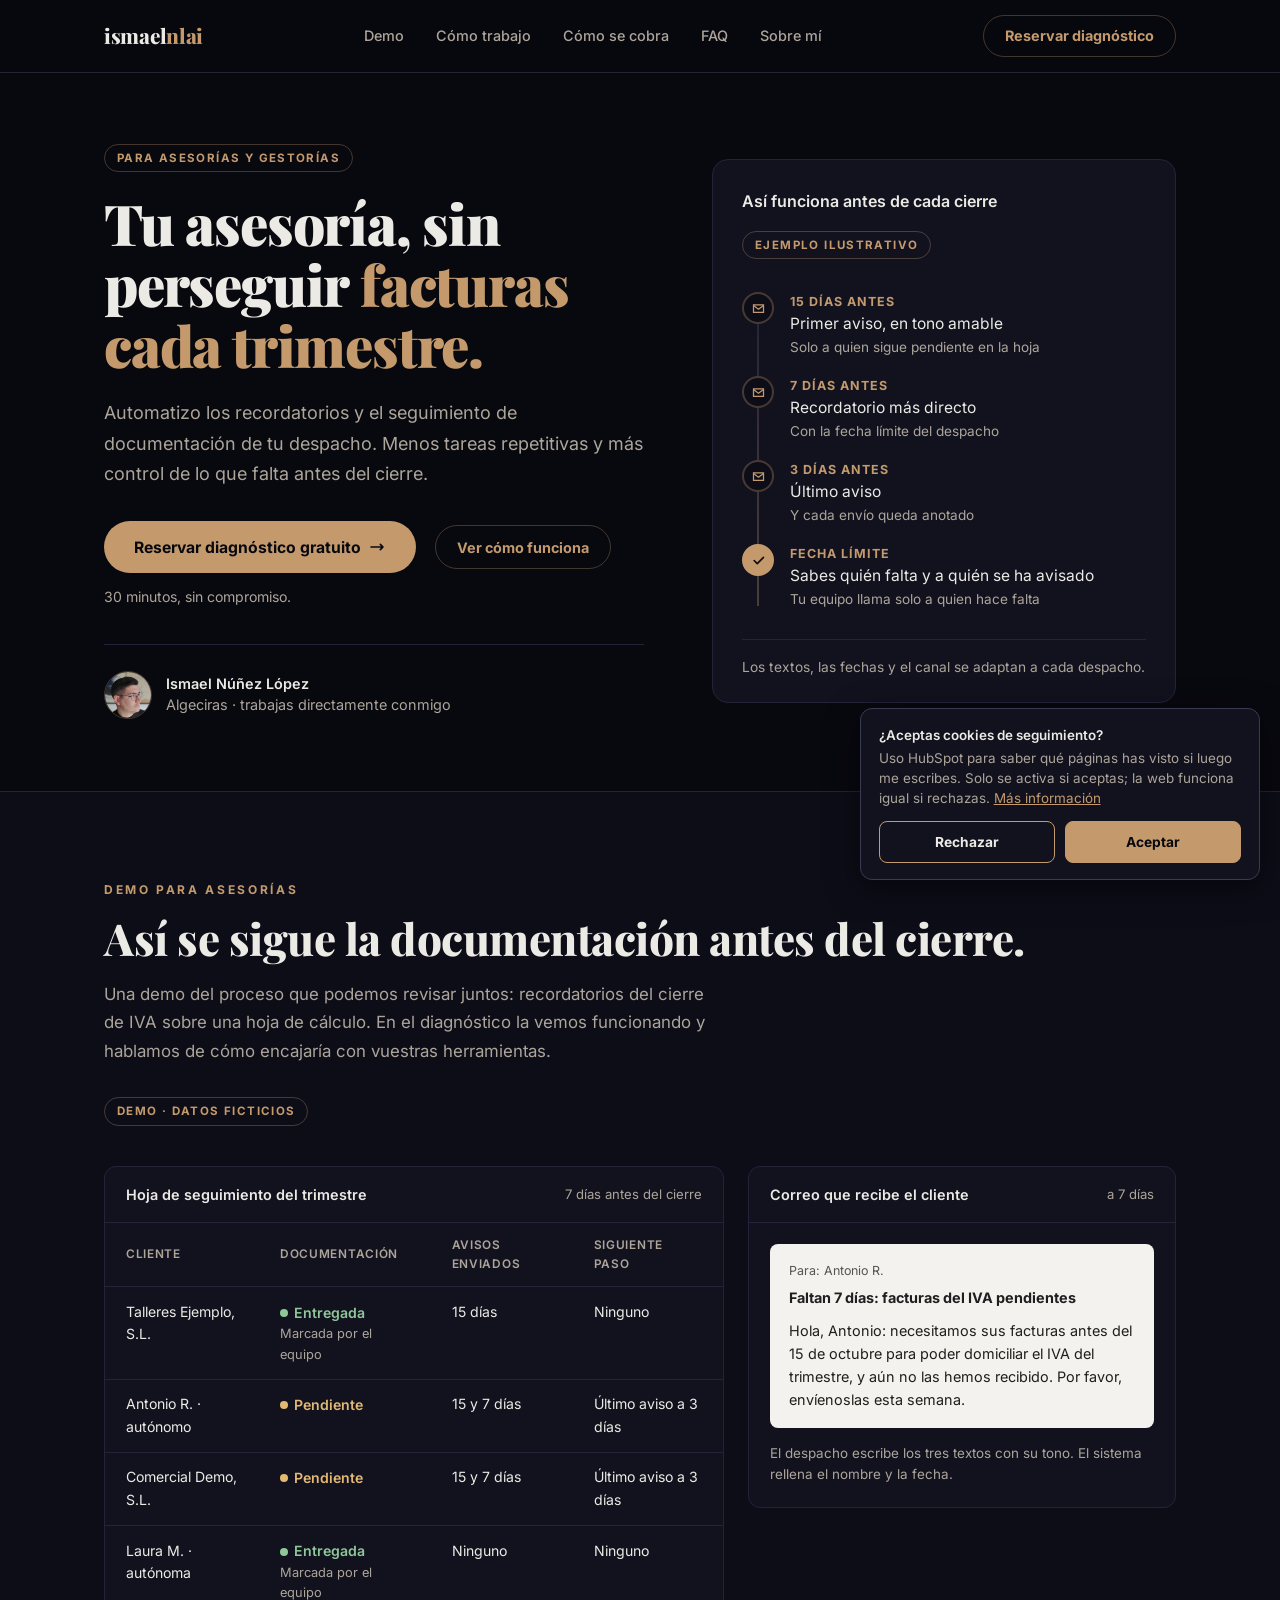
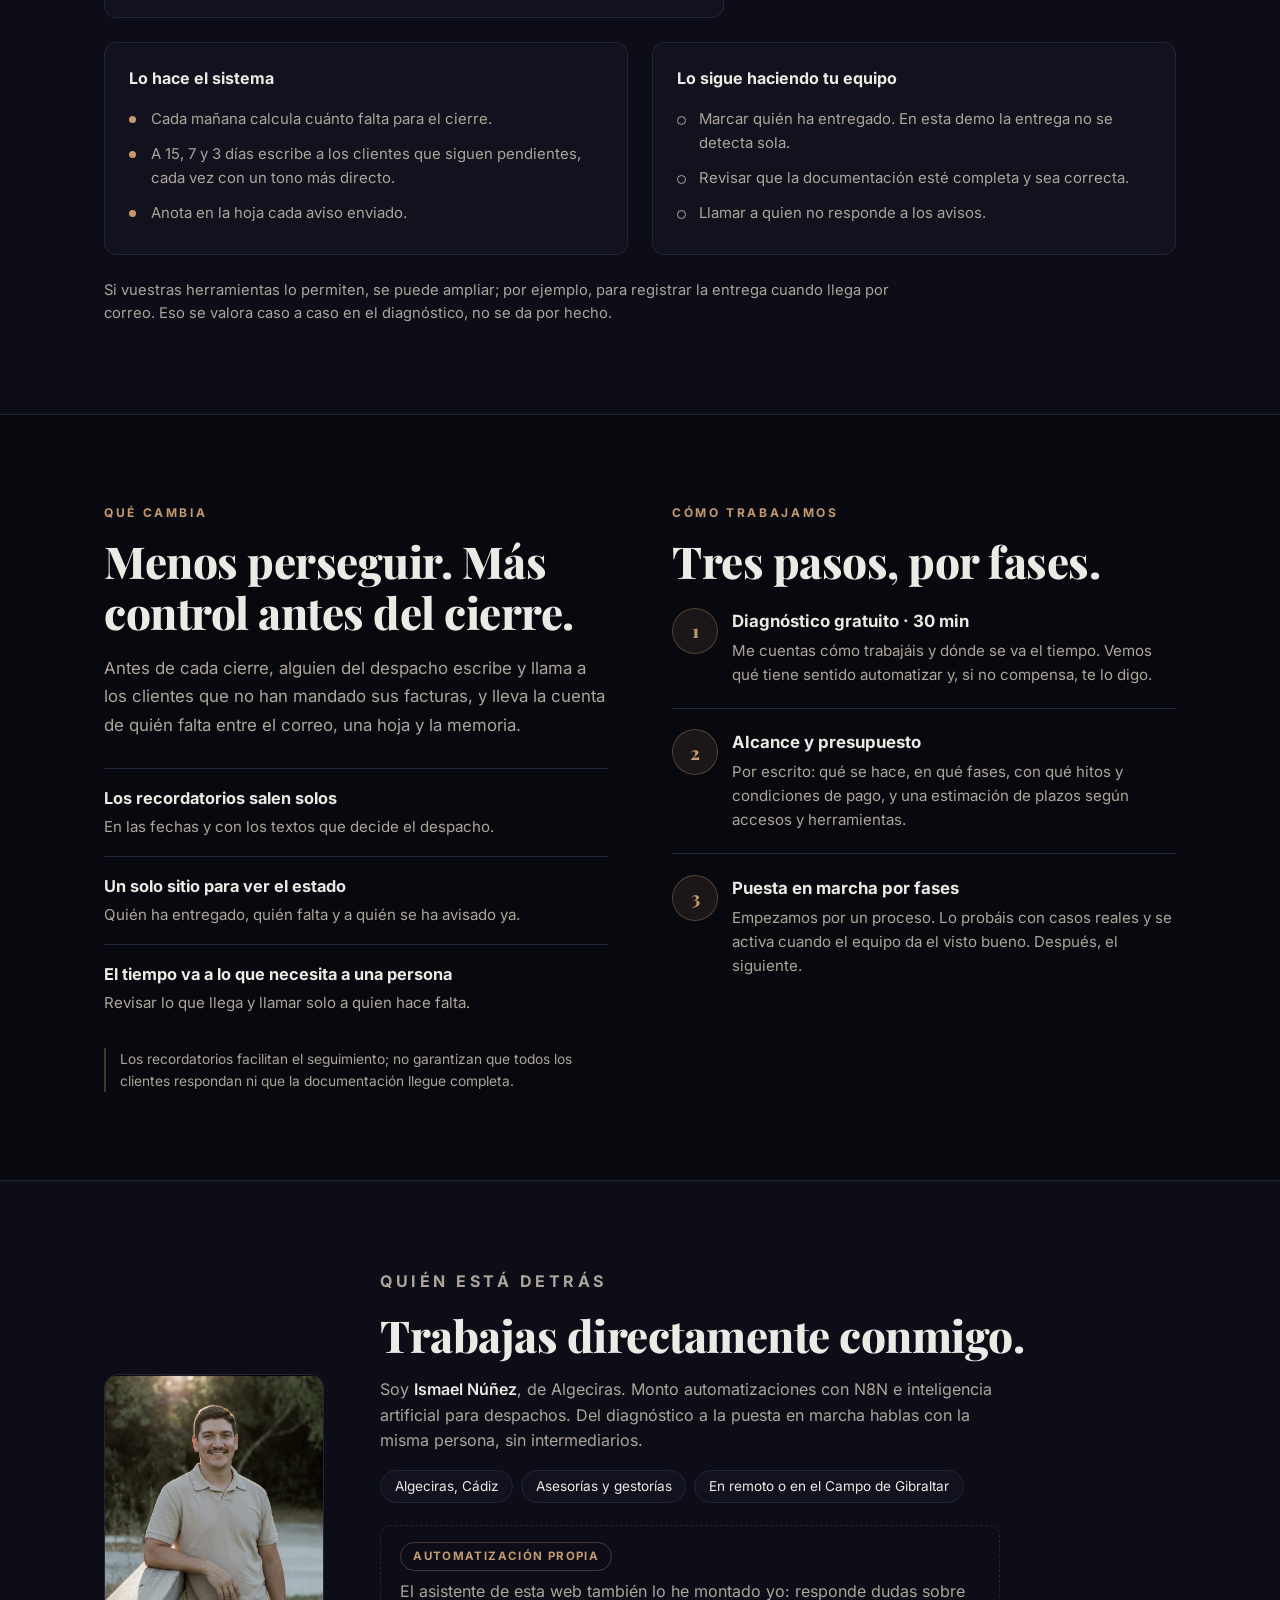
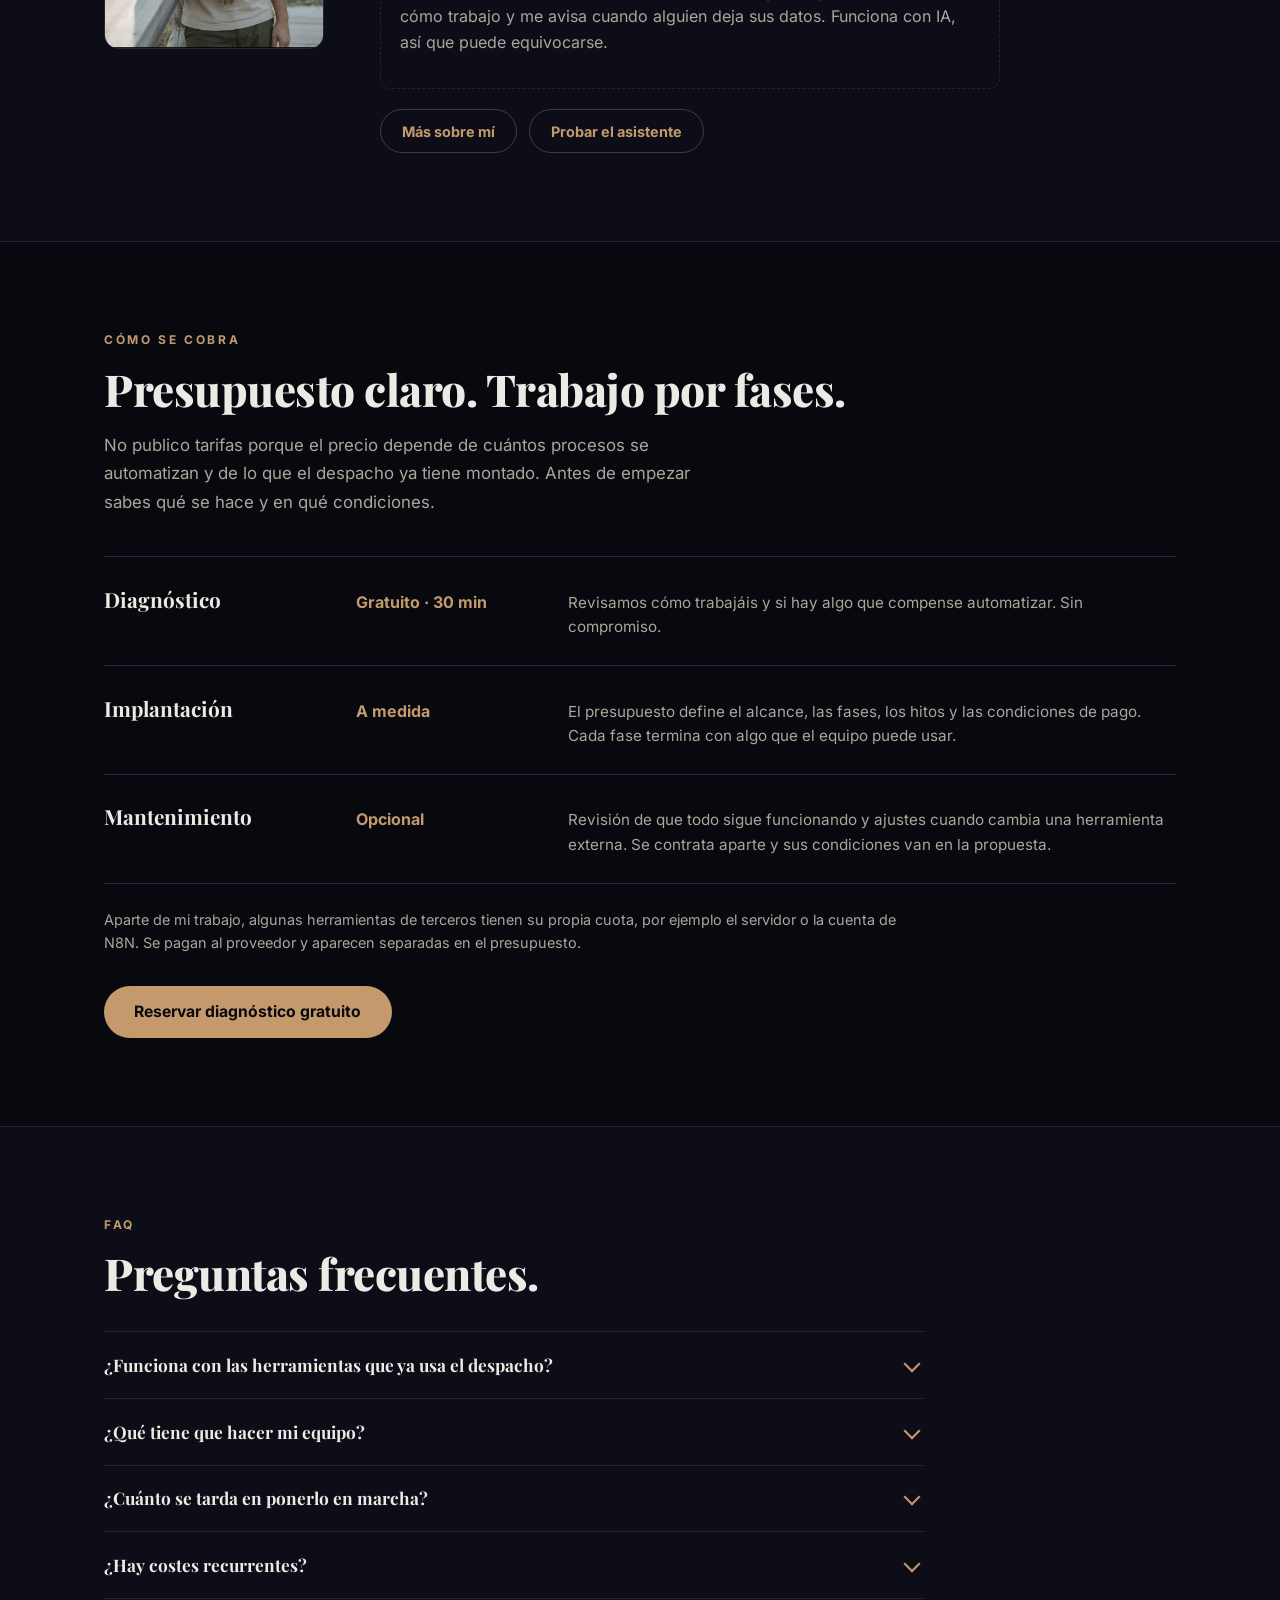
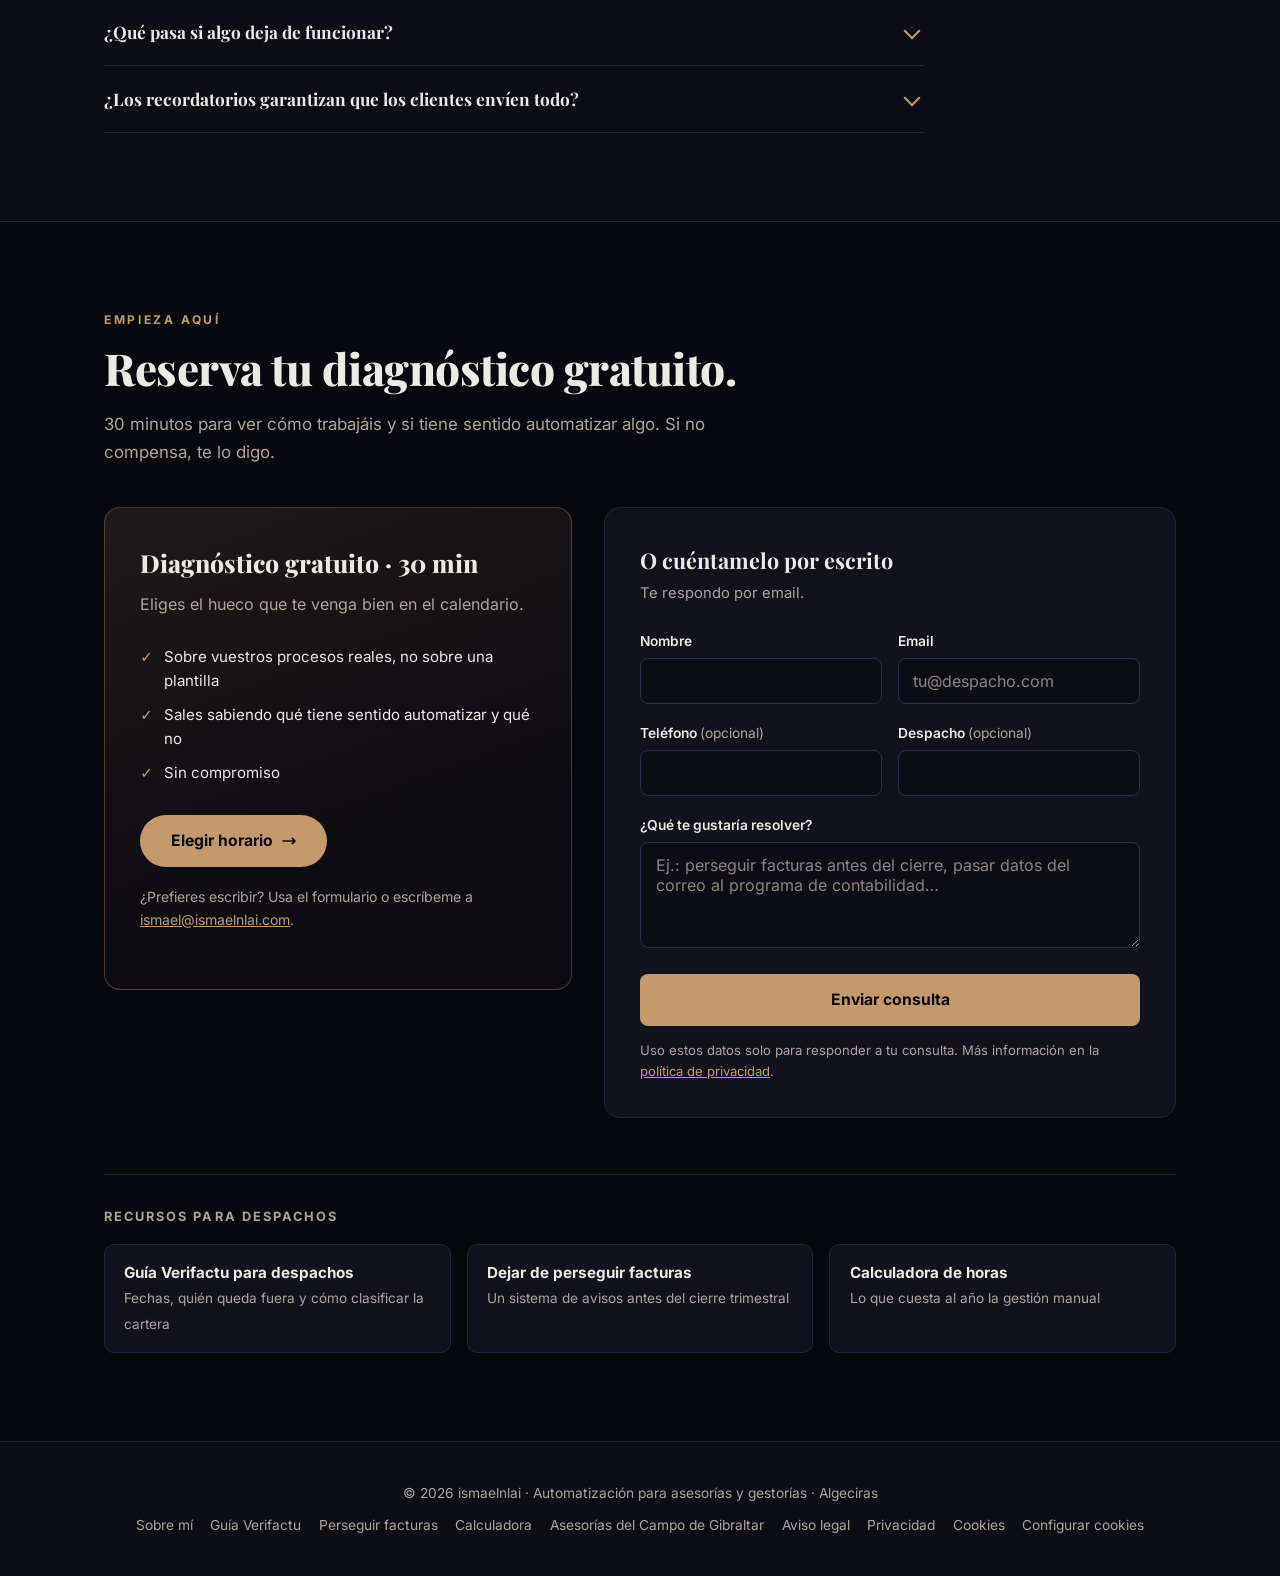
<file: index.html>
<!DOCTYPE html>
<html lang="es">
<head>
  <meta charset="UTF-8">
  <meta name="viewport" content="width=device-width, initial-scale=1.0">
  <title>Automatización para asesorías y gestorías con IA | ismaelnlai</title>
  <meta name="description" content="Automatizo los recordatorios y el seguimiento de documentación de asesorías y gestorías con N8N e IA. Diagnóstico gratuito de 30 minutos.">
  <link rel="canonical" href="https://ismaelnlai.com/">
  <link rel="sitemap" type="application/xml" href="/sitemap.xml">
  <link rel="icon" href="/favicon.svg" type="image/svg+xml">
  <link rel="icon" href="/favicon.ico" sizes="any">
  <link rel="apple-touch-icon" href="/assets/apple-touch-icon.png">
  <meta name="theme-color" content="#08080F">

  <!-- Open Graph -->
  <meta property="og:type"        content="website">
  <meta property="og:url"         content="https://ismaelnlai.com/">
  <meta property="og:title"       content="Tu asesoría, sin perseguir facturas cada trimestre | ismaelnlai">
  <meta property="og:description" content="Recordatorios y seguimiento de documentación automatizados para despachos. Presupuesto claro, trabajo por fases y diagnóstico gratuito de 30 minutos.">
  <meta property="og:image"       content="https://ismaelnlai.com/assets/og-image.png">
  <meta property="og:locale"      content="es_ES">
  <meta property="og:site_name"   content="ismaelnlai">

  <!-- Twitter Card -->
  <meta name="twitter:card"        content="summary_large_image">
  <meta name="twitter:title"       content="Tu asesoría, sin perseguir facturas cada trimestre | ismaelnlai">
  <meta name="twitter:description" content="Recordatorios y seguimiento de documentación automatizados para despachos. Diagnóstico gratuito de 30 minutos.">
  <meta name="twitter:image"       content="https://ismaelnlai.com/assets/og-image.png">

  <link rel="preload" href="/assets/fonts/inter-latin.woff2" as="font" type="font/woff2" crossorigin>
  <link rel="preload" href="/assets/fonts/playfair-display-latin.woff2" as="font" type="font/woff2" crossorigin>
  <link rel="stylesheet" href="/assets/fonts/fonts.css">
  <style>
    :root {
      --accent:        #C49A6C;
      --accent-dark:   #A87E54;
      --accent-soft:   rgba(196,154,108,0.10);
      --accent-border: rgba(196,154,108,0.32);
      --bg:            #08080F;
      --bg-2:          #0D0D18;
      --bg-card:       #12121F;
      --text:          #ECEAE4;
      --text-2:        #ADA59A;   /* texto secundario: ~7:1 sobre el fondo */
      --text-3:        #8C857B;   /* solo para detalles menores: ~5:1 */
      --border:        #23233A;
      --ok:            #8FC79A;
      --warn:          #E3B873;
      --error:         #F08A75;
      --radius:        12px;
      --header-h:      72px;
      --ease-out:      cubic-bezier(0.22, 1, 0.36, 1);
    }

    * { margin: 0; padding: 0; box-sizing: border-box; }
    html { scroll-behavior: smooth; scroll-padding-top: calc(var(--header-h) + 16px); }
    body {
      font-family: 'Inter', system-ui, sans-serif;
      background: var(--bg);
      color: var(--text);
      line-height: 1.6;
      overflow-x: hidden;
    }
    img { max-width: 100%; display: block; }
    a { color: var(--accent); }
    :focus-visible { outline: 2px solid var(--accent); outline-offset: 3px; border-radius: 4px; }

    .sr-only {
      position: absolute; width: 1px; height: 1px; padding: 0; margin: -1px;
      overflow: hidden; clip: rect(0,0,0,0); white-space: nowrap; border: 0;
    }
    .skip-link {
      position: absolute; left: 1rem; top: -100px; z-index: 200;
      background: var(--accent); color: var(--bg); font-weight: 700;
      padding: 0.7rem 1.1rem; border-radius: 8px; text-decoration: none;
    }
    .skip-link:focus { top: 1rem; }

    /* ─── BOTONES ─── */
    .btn-primary, .btn-outline {
      display: inline-flex; align-items: center; justify-content: center; gap: 0.5rem;
      border-radius: 100px; font-family: inherit; font-weight: 700; text-decoration: none;
      cursor: pointer; transition: background 0.2s var(--ease-out), color 0.2s var(--ease-out), border-color 0.2s var(--ease-out);
    }
    .btn-primary {
      min-height: 52px; padding: 0.8rem 1.9rem; font-size: 0.98rem;
      background: var(--accent); color: var(--bg); border: none;
    }
    .btn-primary:hover { background: #D2AA7E; }
    .btn-outline {
      min-height: 44px; padding: 0.55rem 1.3rem; font-size: 0.9rem;
      background: transparent; color: var(--accent); border: 1px solid var(--accent-border);
    }
    .btn-outline:hover { background: var(--accent-soft); border-color: var(--accent); }
    .btn-primary svg, .btn-outline svg { flex-shrink: 0; }

    /* ─── CABECERA ─── */
    header {
      position: fixed; top: 0; left: 0; right: 0; z-index: 100;
      background: rgba(8,8,15,0.94);
      border-bottom: 1px solid var(--border);
    }
    .nav {
      max-width: 1200px; margin: 0 auto; padding: 0 5%;
      height: var(--header-h); display: flex; align-items: center; justify-content: space-between; gap: 1rem;
    }
    .logo {
      font-family: 'Playfair Display', serif; font-size: 1.3rem; font-weight: 800;
      color: var(--text); text-decoration: none; letter-spacing: -0.3px;
    }
    .logo span { color: var(--accent); }
    .nav-links { display: flex; gap: 2rem; list-style: none; }
    .nav-links a { color: var(--text-2); text-decoration: none; font-size: 0.9rem; font-weight: 500; }
    .nav-links a:hover { color: var(--text); }
    .nav .btn-outline { min-height: 40px; }

    /* ─── ESTRUCTURA ─── */
    .wrap { max-width: 1200px; margin: 0 auto; padding: 0 5%; }
    .section { padding: 5.5rem 0; }
    .bg-alt { background: var(--bg-2); border-top: 1px solid var(--border); border-bottom: 1px solid var(--border); }
    .label {
      font-size: 0.75rem; font-weight: 700; letter-spacing: 0.22em; text-transform: uppercase;
      color: var(--accent); margin-bottom: 0.9rem;
    }
    h2.title {
      font-family: 'Playfair Display', serif; font-size: clamp(1.9rem, 3.6vw, 2.75rem);
      font-weight: 800; line-height: 1.15; letter-spacing: -0.5px; margin-bottom: 1rem; text-wrap: balance;
    }
    .lead { font-size: 1.05rem; color: var(--text-2); max-width: 620px; line-height: 1.7; }
    .tag {
      display: inline-flex; align-items: center; gap: 0.4rem;
      font-size: 0.72rem; font-weight: 700; letter-spacing: 0.12em; text-transform: uppercase;
      color: var(--accent); border: 1px solid var(--accent-border); border-radius: 100px;
      padding: 0.25rem 0.75rem;
    }

    /* ─── HERO ─── */
    .hero { padding: calc(var(--header-h) + 4.5rem) 0 4.5rem; }
    .hero-grid {
      display: grid; grid-template-columns: minmax(0, 1.08fr) minmax(0, 0.92fr);
      gap: 4rem; align-items: center;
    }
    .hero h1 {
      font-family: 'Playfair Display', serif; font-size: clamp(2.3rem, 4.4vw, 3.9rem);
      font-weight: 900; line-height: 1.08; letter-spacing: -1.2px; margin: 1.3rem 0 1.4rem; text-wrap: balance;
    }
    .hero h1 em { font-style: normal; color: var(--accent); }
    .hero-sub { font-size: 1.12rem; color: var(--text-2); max-width: 540px; line-height: 1.7; margin-bottom: 2rem; }
    .hero-ctas { display: flex; flex-wrap: wrap; align-items: center; gap: 0.9rem 1.2rem; }
    .hero-note { font-size: 0.88rem; color: var(--text-2); margin-top: 0.8rem; }
    .hero-author {
      display: flex; align-items: center; gap: 0.9rem;
      margin-top: 2.2rem; padding-top: 1.6rem; border-top: 1px solid var(--border); max-width: 540px;
    }
    .hero-author img { width: 48px; height: 48px; border-radius: 50%; object-fit: cover; border: 1px solid var(--accent-border); }
    .hero-author p { font-size: 0.9rem; color: var(--text-2); line-height: 1.45; }
    .hero-author strong { display: block; color: var(--text); font-weight: 600; }

    /* Ilustración del proceso */
    .process-card {
      background: var(--bg-card); border: 1px solid var(--border); border-radius: 16px;
      padding: 1.8rem 1.8rem 1.5rem;
    }
    .process-head { display: flex; justify-content: space-between; align-items: center; gap: 1rem; flex-wrap: wrap; margin-bottom: 1.5rem; }
    .process-head h2 { font-size: 1rem; font-weight: 600; color: var(--text); }
    .timeline { list-style: none; position: relative; }
    .timeline::before {
      content: ''; position: absolute; left: 15px; top: 14px; bottom: 14px; width: 2px;
      background: linear-gradient(var(--border), var(--accent-border));
    }
    .timeline li { position: relative; display: grid; grid-template-columns: 32px 1fr; gap: 1rem; padding: 0.55rem 0; }
    .t-dot {
      width: 32px; height: 32px; border-radius: 50%; background: var(--bg-2);
      border: 2px solid var(--accent-border); display: flex; align-items: center; justify-content: center;
      color: var(--accent); position: relative; z-index: 1;
    }
    .t-dot svg { width: 15px; height: 15px; }
    .timeline li.final .t-dot { background: var(--accent); border-color: var(--accent); color: var(--bg); }
    .t-when, .t-what { display: block; }
    .t-when { font-size: 0.78rem; font-weight: 700; letter-spacing: 0.08em; text-transform: uppercase; color: var(--accent); }
    .t-what { font-size: 0.97rem; color: var(--text); }
    .t-what small { display: block; font-size: 0.85rem; color: var(--text-2); }
    .process-foot {
      margin-top: 1.2rem; padding-top: 1rem; border-top: 1px solid var(--border);
      font-size: 0.86rem; color: var(--text-2);
    }
    @media (prefers-reduced-motion: no-preference) {
      .timeline li { animation: step-in 0.5s var(--ease-out) both; }
      .timeline li:nth-child(2) { animation-delay: 0.12s; }
      .timeline li:nth-child(3) { animation-delay: 0.24s; }
      .timeline li:nth-child(4) { animation-delay: 0.36s; }
      @keyframes step-in { from { opacity: 0; transform: translateY(6px); } to { opacity: 1; transform: none; } }
    }

    /* ─── DEMO ─── */
    .demo-head { display: flex; justify-content: space-between; align-items: flex-end; gap: 2rem; flex-wrap: wrap; margin-bottom: 2.5rem; }
    .demo-grid { display: grid; grid-template-columns: minmax(0, 1.45fr) minmax(0, 1fr); gap: 1.5rem; align-items: start; }
    .panel { background: var(--bg-card); border: 1px solid var(--border); border-radius: var(--radius); }
    .panel-title {
      display: flex; justify-content: space-between; align-items: center; gap: 1rem; flex-wrap: wrap;
      padding: 1rem 1.3rem; border-bottom: 1px solid var(--border); font-size: 0.9rem; font-weight: 600;
    }
    .panel-title span { font-weight: 400; color: var(--text-2); font-size: 0.82rem; }
    .sheet { width: 100%; border-collapse: collapse; font-size: 0.88rem; }
    .sheet caption { text-align: left; }
    .sheet th {
      text-align: left; font-size: 0.74rem; font-weight: 600; letter-spacing: 0.06em; text-transform: uppercase;
      color: var(--text-2); padding: 0.8rem 1.3rem; border-bottom: 1px solid var(--border);
    }
    .sheet td { padding: 0.85rem 1.3rem; border-bottom: 1px solid var(--border); vertical-align: top; }
    .sheet tr:last-child td { border-bottom: none; }
    .sheet td small { display: block; color: var(--text-2); font-size: 0.8rem; }
    .state { display: inline-flex; align-items: center; gap: 0.4rem; font-weight: 600; white-space: nowrap; }
    .state::before { content: ''; width: 8px; height: 8px; border-radius: 50%; background: currentColor; }
    .state.ok { color: var(--ok); }
    .state.pend { color: var(--warn); }

    .mail { padding: 1.3rem; }
    .mail-card { background: #F4F2EE; color: #1F1F1F; border-radius: 8px; padding: 1.1rem 1.2rem; font-size: 0.9rem; line-height: 1.6; }
    .mail-meta { font-size: 0.78rem; color: #555; margin-bottom: 0.3rem; }
    .mail-subject { font-weight: 700; margin-bottom: 0.6rem; }
    .mail-note { font-size: 0.84rem; color: var(--text-2); margin-top: 0.9rem; }

    .who-does { display: grid; grid-template-columns: 1fr 1fr; gap: 1.5rem; margin-top: 1.5rem; }
    .who-does .panel { padding: 1.4rem 1.5rem; }
    .who-does h3 { font-size: 1rem; font-weight: 700; margin-bottom: 0.7rem; display: flex; align-items: center; gap: 0.5rem; }
    .who-does ul { list-style: none; }
    .who-does li { position: relative; padding: 0.35rem 0 0.35rem 1.4rem; color: var(--text-2); font-size: 0.93rem; }
    .who-does li::before { content: ''; position: absolute; left: 0; top: 0.85rem; width: 7px; height: 7px; border-radius: 50%; background: var(--accent); }
    .who-does .team li::before { background: transparent; border: 1.5px solid var(--text-2); }
    .demo-foot { margin-top: 1.5rem; font-size: 0.92rem; color: var(--text-2); max-width: 820px; }

    /* ─── QUÉ CAMBIA Y CÓMO TRABAJAMOS ─── */
    .change-grid { display: grid; grid-template-columns: minmax(0, 1fr) minmax(0, 1fr); gap: 4rem; align-items: start; }
    .change-list { list-style: none; margin-top: 1.8rem; }
    .change-list li { padding: 1rem 0; border-top: 1px solid var(--border); }
    .change-list strong { display: block; font-size: 1.02rem; margin-bottom: 0.2rem; }
    .change-list span { color: var(--text-2); font-size: 0.94rem; }
    .caveat { font-size: 0.86rem; color: var(--text-2); margin-top: 1rem; padding-left: 0.9rem; border-left: 2px solid var(--accent-border); }
    .steps { list-style: none; counter-reset: step; }
    .steps li { counter-increment: step; display: grid; grid-template-columns: 44px 1fr; gap: 1rem; padding: 1.3rem 0; border-top: 1px solid var(--border); }
    .steps li:first-child { border-top: none; padding-top: 0.3rem; }
    .steps li::before {
      content: counter(step); width: 44px; height: 44px; border-radius: 50%;
      background: var(--accent-soft); border: 1px solid var(--accent-border); color: var(--accent);
      display: flex; align-items: center; justify-content: center;
      font-family: 'Playfair Display', serif; font-weight: 800; font-size: 1.15rem;
    }
    .steps h3 { font-size: 1.05rem; font-weight: 700; margin-bottom: 0.25rem; }
    .steps p { color: var(--text-2); font-size: 0.94rem; }

    /* ─── QUIÉN ─── */
    .about { display: grid; grid-template-columns: 220px minmax(0, 1fr); gap: 3.5rem; align-items: center; }
    .about img { width: 220px; height: 275px; object-fit: cover; border-radius: 14px; border: 1px solid var(--border); }
    .about p { color: var(--text-2); font-size: 1rem; margin-bottom: 1rem; max-width: 620px; }
    .about p strong { color: var(--text); font-weight: 600; }
    .about-facts { display: flex; flex-wrap: wrap; gap: 0.5rem; margin: 0 0 1.4rem; list-style: none; }
    .about-facts li { font-size: 0.85rem; color: var(--text); background: var(--bg-card); border: 1px solid var(--border); border-radius: 100px; padding: 0.3rem 0.85rem; }
    .about-side {
      margin-top: 0.4rem; padding: 1rem 1.2rem; border: 1px dashed var(--border); border-radius: 10px;
      font-size: 0.9rem; color: var(--text-2); max-width: 620px;
    }
    .about-side .tag { margin-bottom: 0.5rem; }
    .about-actions { display: flex; flex-wrap: wrap; gap: 0.8rem; margin-top: 1.3rem; }
    .link-btn {
      background: none; border: none; font: inherit; color: var(--accent); cursor: pointer;
      text-decoration: underline; text-underline-offset: 3px; padding: 0;
    }

    /* ─── CÓMO SE COBRA ─── */
    .price-list { margin-top: 2.5rem; border-top: 1px solid var(--border); }
    .price-row {
      display: grid; grid-template-columns: 220px 180px minmax(0, 1fr); gap: 2rem;
      padding: 1.6rem 0; border-bottom: 1px solid var(--border); align-items: baseline;
    }
    .price-row dt { font-family: 'Playfair Display', serif; font-size: 1.3rem; font-weight: 700; }
    .price-row .price { font-weight: 700; color: var(--accent); font-size: 1rem; }
    .price-row .desc { color: var(--text-2); font-size: 0.95rem; }
    .price-row .desc p + p { margin-top: 0.4rem; }
    .price-note { margin-top: 1.5rem; font-size: 0.9rem; color: var(--text-2); max-width: 820px; }
    .price-cta { margin-top: 2rem; }

    /* ─── FAQ ─── */
    .faq-list { max-width: 820px; margin-top: 2rem; border-top: 1px solid var(--border); }
    .faq-list details { border-bottom: 1px solid var(--border); }
    .faq-list summary {
      list-style: none; cursor: pointer; padding: 1.3rem 2.5rem 1.3rem 0; position: relative;
      font-family: 'Playfair Display', serif; font-size: 1.08rem; font-weight: 700; line-height: 1.4;
    }
    .faq-list summary::-webkit-details-marker { display: none; }
    .faq-list summary::after {
      content: ''; position: absolute; right: 0.4rem; top: 50%; width: 10px; height: 10px; margin-top: -7px;
      border-right: 2px solid var(--accent); border-bottom: 2px solid var(--accent);
      transform: rotate(45deg); transition: transform 0.2s var(--ease-out);
    }
    .faq-list details[open] summary::after { transform: rotate(-135deg); margin-top: -2px; }
    .faq-list summary:hover { color: var(--accent); }
    .faq-list details p { color: var(--text-2); font-size: 0.96rem; line-height: 1.75; padding: 0 0 1.3rem; max-width: 720px; }

    /* ─── CONTACTO ─── */
    .contact-grid { display: grid; grid-template-columns: minmax(0, 0.9fr) minmax(0, 1.1fr); gap: 2rem; align-items: start; margin-top: 2.5rem; }
    .booking {
      background: linear-gradient(160deg, rgba(196,154,108,0.12), rgba(196,154,108,0.03) 70%);
      border: 1px solid var(--accent-border); border-radius: 16px; padding: 2.2rem;
    }
    .booking h3 { font-family: 'Playfair Display', serif; font-size: 1.55rem; font-weight: 800; margin-bottom: 0.6rem; }
    .booking > p { color: var(--text-2); margin-bottom: 1.4rem; }
    .booking ul { list-style: none; margin: 0 0 1.6rem; }
    .booking li { padding: 0.3rem 0 0.3rem 1.5rem; position: relative; font-size: 0.94rem; }
    .booking li::before { content: '✓'; position: absolute; left: 0; color: var(--accent); font-weight: 700; }
    .booking-alt { margin-top: 1.2rem; font-size: 0.88rem; color: var(--text-2); }

    .form-box { background: var(--bg-card); border: 1px solid var(--border); border-radius: 16px; padding: 2.2rem; }
    .form-box h3 { font-family: 'Playfair Display', serif; font-size: 1.35rem; font-weight: 700; margin-bottom: 0.3rem; }
    .form-desc { color: var(--text-2); font-size: 0.92rem; margin-bottom: 1.5rem; }
    .form-row { display: grid; grid-template-columns: 1fr 1fr; gap: 0 1rem; }
    .form-group { margin-bottom: 1.1rem; }
    .form-group label { display: block; font-size: 0.86rem; font-weight: 600; margin-bottom: 0.4rem; }
    .form-group label .opt { font-weight: 400; color: var(--text-2); }
    .form-group input, .form-group textarea {
      width: 100%; padding: 0.75rem 0.9rem; background: var(--bg-2); border: 1.5px solid #2E2E48;
      border-radius: 8px; color: var(--text); font-family: inherit; font-size: 1rem; resize: vertical;
    }
    .form-group input::placeholder, .form-group textarea::placeholder { color: var(--text-3); }
    .form-group input:focus, .form-group textarea:focus { outline: none; border-color: var(--accent); box-shadow: 0 0 0 3px rgba(196,154,108,0.2); }
    .form-group [aria-invalid="true"] { border-color: var(--error); }
    .field-error { display: block; color: var(--error); font-size: 0.84rem; margin-top: 0.35rem; }
    .field-error:empty { display: none; }
    .btn-form {
      width: 100%; min-height: 52px; background: var(--accent); color: var(--bg); border: none; border-radius: 8px;
      font-size: 0.98rem; font-weight: 700; cursor: pointer; font-family: inherit;
    }
    .btn-form:hover { background: #D2AA7E; }
    .btn-form:disabled { opacity: 0.6; cursor: progress; }
    .form-privacy { font-size: 0.82rem; color: var(--text-2); margin-top: 0.9rem; }
    .form-status { margin-top: 0.9rem; font-size: 0.9rem; }
    .form-nojs { color: var(--text-2); font-size: 0.95rem; }
    .form-nojs[hidden], #contactForm[hidden] { display: none; }
    .form-status.error { color: var(--error); }
    .form-status:empty { display: none; }
    .form-success { text-align: center; padding: 1.5rem 0.5rem; }
    .form-success .check {
      width: 56px; height: 56px; border-radius: 50%; background: var(--accent-soft); color: var(--accent);
      display: flex; align-items: center; justify-content: center; margin: 0 auto 1rem; font-size: 1.5rem;
    }
    .form-success h3 { margin-bottom: 0.4rem; }
    .form-success h3:focus { outline: none; }
    .form-success p { color: var(--text-2); font-size: 0.95rem; }

    .resources { margin-top: 3.5rem; padding-top: 2rem; border-top: 1px solid var(--border); }
    .resources h3 { font-size: 0.8rem; font-weight: 700; letter-spacing: 0.16em; text-transform: uppercase; color: var(--text-2); margin-bottom: 1rem; }
    .resources ul { list-style: none; display: grid; grid-template-columns: repeat(3, minmax(0, 1fr)); gap: 1rem; }
    .resources a {
      display: block; height: 100%; padding: 1rem 1.2rem; border: 1px solid var(--border); border-radius: 10px;
      text-decoration: none; color: var(--text); background: var(--bg-card);
    }
    .resources a:hover { border-color: var(--accent-border); }
    .resources a strong { display: block; font-size: 0.95rem; }
    .resources a span { font-size: 0.85rem; color: var(--text-2); }

    /* ─── PIE ─── */
    footer {
      border-top: 1px solid var(--border); padding: 2.5rem 5%; text-align: center;
      color: var(--text-2); font-size: 0.86rem; background: var(--bg-2);
    }
    footer nav { margin-top: 0.6rem; display: flex; flex-wrap: wrap; justify-content: center; gap: 0.4rem 1.1rem; }
    footer a { color: var(--text-2); text-decoration: none; }
    footer a:hover { color: var(--accent); text-decoration: underline; }

    /* ─── CTA FIJO EN MÓVIL ─── */
    .cta-fija {
      display: none; position: fixed; left: 0; right: 0; bottom: 0; z-index: 90;
      padding: 0.7rem 1rem calc(0.7rem + env(safe-area-inset-bottom));
      background: rgba(8,8,15,0.97); border-top: 1px solid var(--border);
      transform: translateY(110%); transition: transform 0.25s var(--ease-out);
    }
    .cta-fija .btn-primary { width: 100%; min-height: 48px; }
    body.cta-visible .cta-fija { transform: translateY(0); }

    /* ─── MOVIMIENTO REDUCIDO ─── */
    @media (prefers-reduced-motion: reduce) {
      html { scroll-behavior: auto; }
      *, *::before, *::after { animation: none !important; transition: none !important; }
    }

    /* ─── RESPONSIVE ─── */
    @media (max-width: 1024px) {
      .nav-links { gap: 1.3rem; }
      .hero-grid { gap: 2.5rem; }
      .price-row { grid-template-columns: 180px minmax(0, 1fr); }
      .price-row .desc { grid-column: 1 / -1; }
    }
    @media (max-width: 900px) {
      .hero-grid, .demo-grid, .change-grid, .contact-grid { grid-template-columns: 1fr; }
      .change-grid { gap: 3rem; }
      .hero-visual { max-width: 560px; }
    }
    @media (max-width: 768px) {
      :root { --header-h: 64px; }
      .nav-links { display: none; }
      .nav .btn-outline { padding: 0.45rem 1rem; font-size: 0.86rem; }
      .hero { padding: calc(var(--header-h) + 2rem) 0 3rem; }
      .hero h1 { margin-top: 1rem; }
      .hero-sub { font-size: 1.05rem; margin-bottom: 1.5rem; }
      .hero-ctas .btn-primary { width: 100%; }
      .hero-author { margin-top: 1.6rem; padding-top: 1.2rem; }
      .hero-visual { margin-top: 0.5rem; }
      .section { padding: 3.75rem 0; }
      .demo-head { margin-bottom: 1.6rem; }
      .who-does { grid-template-columns: 1fr; gap: 1rem; }
      .about { grid-template-columns: 1fr; gap: 1.5rem; }
      .about img { width: 120px; height: 150px; }
      .price-row { grid-template-columns: 1fr; gap: 0.3rem; padding: 1.3rem 0; }
      .form-row { grid-template-columns: 1fr; }
      .form-box, .booking { padding: 1.5rem; }
      .resources ul { grid-template-columns: 1fr; }
      .cta-fija { display: block; }
      body.ck-pendiente .cta-fija, body.isnl-abierto .cta-fija { display: none; }
      body.cta-visible #isnl-btn { bottom: 84px !important; }
      footer { padding-bottom: 6rem; }

      /* La tabla de la demo pasa a fichas: cuatro columnas no caben a 360 px */
      .sheet thead { position: absolute; width: 1px; height: 1px; overflow: hidden; clip: rect(0,0,0,0); }
      .sheet, .sheet tbody, .sheet tr, .sheet td { display: block; width: 100%; }
      .sheet tr { padding: 0.9rem 1.1rem; border-bottom: 1px solid var(--border); }
      .sheet tr:last-child { border-bottom: none; }
      .sheet td { padding: 0.15rem 0; border: none; display: grid; grid-template-columns: 7.5rem 1fr; gap: 0.6rem; }
      .sheet td::before { content: attr(data-label); color: var(--text-2); font-size: 0.8rem; padding-top: 0.1rem; }
      .sheet td:first-child { display: block; font-weight: 600; margin-bottom: 0.3rem; }
      .sheet td:first-child::before { content: none; }
      .sheet td small { grid-column: 2; }
      /* En móvil bastan dos casos contrastados: uno entregado y uno pendiente */
      .sheet tbody tr:nth-child(3), .sheet tbody tr:nth-child(4) { display: none; }
    }
    @media (max-width: 400px) {
      .wrap { padding: 0 16px; }
      .process-card { padding: 1.3rem 1.1rem 1.1rem; }
    }
  </style>

  <!-- Datos estructurados / JSON-LD -->
  <script type="application/ld+json">
  {
    "@context": "https://schema.org",
    "@graph": [
      {
        "@type": "Organization",
        "@id": "https://ismaelnlai.com/#organization",
        "name": "ismaelnlai",
        "url": "https://ismaelnlai.com",
        "description": "Automatización de recordatorios, seguimiento de documentación y tareas repetitivas para asesorías fiscales y gestorías en España, con N8N e inteligencia artificial.",
        "foundingDate": "2026",
        "founder": { "@id": "https://ismaelnlai.com/#person" },
        "logo": { "@type": "ImageObject", "url": "https://ismaelnlai.com/assets/og-image.png" },
        "contactPoint": {
          "@type": "ContactPoint",
          "email": "ismael@ismaelnlai.com",
          "contactType": "customer service",
          "availableLanguage": "Spanish"
        },
        "areaServed": { "@type": "Country", "name": "Spain" },
        "sameAs": [
          "https://www.linkedin.com/in/ismael-n%C3%BA%C3%B1ez-l%C3%B3pez/",
          "https://github.com/Mawere94"
        ]
      },
      {
        "@type": "WebSite",
        "@id": "https://ismaelnlai.com/#website",
        "url": "https://ismaelnlai.com",
        "name": "ismaelnlai",
        "publisher": { "@id": "https://ismaelnlai.com/#organization" },
        "inLanguage": "es-ES"
      },
      {
        "@type": "Person",
        "@id": "https://ismaelnlai.com/#person",
        "name": "Ismael Núñez López",
        "url": "https://ismaelnlai.com/sobre-mi",
        "image": "https://ismaelnlai.com/assets/ismael.jpg",
        "jobTitle": "Especialista en Automatización con IA",
        "description": "Automatiza recordatorios, seguimiento de documentación y tareas repetitivas para asesorías y gestorías con N8N e inteligencia artificial.",
        "address": {
          "@type": "PostalAddress",
          "addressLocality": "Algeciras",
          "addressRegion": "Cádiz",
          "addressCountry": "ES"
        },
        "sameAs": [
          "https://www.linkedin.com/in/ismael-n%C3%BA%C3%B1ez-l%C3%B3pez/",
          "https://github.com/Mawere94"
        ],
        "worksFor": { "@id": "https://ismaelnlai.com/#organization" },
        "knowsAbout": ["Automatización de procesos", "N8N", "Inteligencia Artificial", "Asesorías fiscales", "Gestorías"]
      },
      {
        "@type": "WebPage",
        "@id": "https://ismaelnlai.com/#webpage",
        "url": "https://ismaelnlai.com",
        "name": "Automatización para asesorías y gestorías con IA | ismaelnlai",
        "description": "Automatizo los recordatorios y el seguimiento de documentación de asesorías y gestorías con N8N e IA. Diagnóstico gratuito de 30 minutos.",
        "inLanguage": "es-ES",
        "datePublished": "2026-05-29",
        "dateModified": "2026-10-21T12:00:00+02:00",
        "isPartOf": { "@id": "https://ismaelnlai.com/#website" }
      },
      {
        "@type": "Service",
        "@id": "https://ismaelnlai.com/#service",
        "serviceType": "Automatización de procesos para despachos",
        "url": "https://ismaelnlai.com/#precios",
        "name": "Automatización de recordatorios y seguimiento de documentación para asesorías",
        "description": "Recordatorios a clientes y seguimiento del estado de la documentación antes de cada cierre, adaptados a las herramientas del despacho. Presupuesto con alcance, fases e hitos; plazos estimados según alcance, accesos y herramientas.",
        "provider": { "@id": "https://ismaelnlai.com/#person" },
        "areaServed": { "@type": "Country", "name": "Spain" },
        "hasOfferCatalog": {
          "@type": "OfferCatalog",
          "name": "Servicios de automatización",
          "itemListElement": [
            {
              "@type": "Offer",
              "name": "Diagnóstico gratuito de 30 minutos",
              "price": "0",
              "priceCurrency": "EUR",
              "description": "Sesión de 30 minutos para revisar cómo trabaja el despacho y si tiene sentido automatizar algo. Sin compromiso."
            },
            {
              "@type": "Offer",
              "name": "Implantación a medida",
              "description": "Automatización implantada por fases. El presupuesto define alcance, hitos y condiciones de pago."
            },
            {
              "@type": "Offer",
              "name": "Mantenimiento opcional",
              "description": "Revisión y ajustes posteriores a la implantación. Se contrata aparte; las condiciones se fijan en la propuesta."
            }
          ]
        }
      },
      {
        "@type": "FAQPage",
        "mainEntity": [
          {
            "@type": "Question",
            "name": "¿Funciona con las herramientas que ya usa el despacho?",
            "acceptedAnswer": { "@type": "Answer", "text": "Depende de cada herramienta. Trabajo con N8N, que conecta con el correo, hojas de cálculo, almacenamiento en la nube y cientos de aplicaciones más. Si tu programa de gestión permite conectarse, exportar datos o trabaja por correo, normalmente se puede integrar. Lo revisamos en el diagnóstico y, si no hay una forma fiable, te lo digo antes de presupuestar." }
          },
          {
            "@type": "Question",
            "name": "¿Qué tiene que hacer mi equipo?",
            "acceptedAnswer": { "@type": "Answer", "text": "Al principio, contarme cómo trabajáis, darme los accesos necesarios y revisar los textos de los avisos antes de activarlos. Después, mantener al día lo que el sistema no puede saber solo; por ejemplo, en la demo, marcar quién ha entregado la documentación. No hace falta saber programar." }
          },
          {
            "@type": "Question",
            "name": "¿Cuánto se tarda en ponerlo en marcha?",
            "acceptedAnswer": { "@type": "Answer", "text": "Depende del alcance, de los accesos y de las herramientas del despacho. El presupuesto incluye una estimación por fases y cada fase termina con algo que el equipo puede usar. No doy un plazo cerrado antes de ver vuestro caso." }
          },
          {
            "@type": "Question",
            "name": "¿Hay costes recurrentes?",
            "acceptedAnswer": { "@type": "Answer", "text": "Puede haber dos. El mantenimiento, que es opcional y se contrata aparte. Y las herramientas de terceros que haga falta usar, como el servidor o la cuenta de N8N, que tienen su propia cuota y se pagan al proveedor. Ambos aparecen separados en el presupuesto antes de empezar." }
          },
          {
            "@type": "Question",
            "name": "¿Qué pasa si algo deja de funcionar?",
            "acceptedAnswer": { "@type": "Answer", "text": "Hay que distinguir dos casos: un error de la implantación y un cambio posterior de un proveedor externo, como Google o el programa de gestión. Cómo se cubre cada uno se fija por escrito en la propuesta, antes de empezar." }
          },
          {
            "@type": "Question",
            "name": "¿Los recordatorios garantizan que los clientes envíen todo?",
            "acceptedAnswer": { "@type": "Answer", "text": "No. Facilitan el seguimiento y te dan una visión clara de quién falta, pero no garantizan que el cliente responda ni que la documentación llegue completa o correcta. El equipo sigue revisando lo que entra." }
          }
        ]
      }
    ]
  }
  </script>
  <script type="application/ld+json">
  {
    "@context": "https://schema.org",
    "@type": "LocalBusiness",
    "@id": "https://ismaelnlai.com/#localbusiness",
    "name": "ismaelnlai — Automatización con IA",
    "url": "https://ismaelnlai.com",
    "description": "Automatización de recordatorios y seguimiento de documentación para asesorías y gestorías, con N8N e IA. Diagnóstico gratuito de 30 minutos.",
    "email": "ismael@ismaelnlai.com",
    "image": "https://ismaelnlai.com/assets/og-image.png",
    "address": {
      "@type": "PostalAddress",
      "addressLocality": "Algeciras",
      "addressRegion": "Cádiz",
      "postalCode": "11205",
      "addressCountry": "ES"
    },
    "geo": { "@type": "GeoCoordinates", "latitude": 36.1408, "longitude": -5.4531 },
    "areaServed": [
      { "@type": "Country", "name": "Spain" },
      { "@type": "City", "name": "Algeciras" },
      { "@type": "AdministrativeArea", "name": "Campo de Gibraltar" }
    ],
    "priceRange": "€€",
    "openingHoursSpecification": {
      "@type": "OpeningHoursSpecification",
      "dayOfWeek": ["Monday", "Tuesday", "Wednesday", "Thursday", "Friday"],
      "opens": "09:00",
      "closes": "20:00"
    },
    "sameAs": [
      "https://www.linkedin.com/in/ismael-n%C3%BA%C3%B1ez-l%C3%B3pez/",
      "https://github.com/Mawere94"
    ],
    "founder": { "@id": "https://ismaelnlai.com/#person" }
  }
  </script>
</head>
<body>

<a class="skip-link" href="#contenido">Saltar al contenido</a>

<header id="mainHeader">
  <nav class="nav" aria-label="Principal">
    <a href="/" class="logo" aria-label="ismaelnlai, inicio">ismael<span>nlai</span></a>
    <ul class="nav-links">
      <li><a href="#demo">Demo</a></li>
      <li><a href="#como-funciona">Cómo trabajo</a></li>
      <li><a href="#precios">Cómo se cobra</a></li>
      <li><a href="#faq">FAQ</a></li>
      <li><a href="/sobre-mi">Sobre mí</a></li>
    </ul>
    <a href="https://calendly.com/ismaelnlai/diagnostico" class="btn-outline" data-calendly target="_blank" rel="noopener">Reservar diagnóstico</a>
  </nav>
</header>

<main id="contenido" tabindex="-1">

<!-- HERO -->
<section class="hero" aria-labelledby="hero-title">
  <div class="wrap hero-grid">
    <div class="hero-text">
      <span class="tag">Para asesorías y gestorías</span>
      <h1 id="hero-title">Tu asesoría, sin perseguir <em>facturas cada trimestre.</em></h1>
      <p class="hero-sub">Automatizo los recordatorios y el seguimiento de documentación de tu despacho. Menos tareas repetitivas y más control de lo que falta antes del cierre.</p>
      <div class="hero-ctas">
        <a href="https://calendly.com/ismaelnlai/diagnostico" class="btn-primary" id="heroCta" data-calendly target="_blank" rel="noopener">
          Reservar diagnóstico gratuito
          <svg width="16" height="16" viewBox="0 0 24 24" fill="none" stroke="currentColor" stroke-width="2.5" aria-hidden="true"><path stroke-linecap="round" stroke-linejoin="round" d="M17 8l4 4m0 0l-4 4m4-4H3"/></svg>
        </a>
        <a href="#demo" class="btn-outline">Ver cómo funciona</a>
      </div>
      <p class="hero-note">30 minutos, sin compromiso.</p>
      <div class="hero-author">
        <img src="/assets/ismael-avatar.jpg" alt="Ismael Núñez López" width="48" height="48">
        <p><strong>Ismael Núñez López</strong>Algeciras · trabajas directamente conmigo</p>
      </div>
    </div>

    <div class="hero-visual">
      <div class="process-card">
        <div class="process-head">
          <h2>Así funciona antes de cada cierre</h2>
          <span class="tag">Ejemplo ilustrativo</span>
        </div>
        <ol class="timeline">
          <li>
            <span class="t-dot" aria-hidden="true"><svg viewBox="0 0 24 24" fill="none" stroke="currentColor" stroke-width="2"><path d="M4 6h16v12H4z"/><path d="M4 7l8 6 8-6"/></svg></span>
            <span><span class="t-when">15 días antes</span><span class="t-what">Primer aviso, en tono amable<small>Solo a quien sigue pendiente en la hoja</small></span></span>
          </li>
          <li>
            <span class="t-dot" aria-hidden="true"><svg viewBox="0 0 24 24" fill="none" stroke="currentColor" stroke-width="2"><path d="M4 6h16v12H4z"/><path d="M4 7l8 6 8-6"/></svg></span>
            <span><span class="t-when">7 días antes</span><span class="t-what">Recordatorio más directo<small>Con la fecha límite del despacho</small></span></span>
          </li>
          <li>
            <span class="t-dot" aria-hidden="true"><svg viewBox="0 0 24 24" fill="none" stroke="currentColor" stroke-width="2"><path d="M4 6h16v12H4z"/><path d="M4 7l8 6 8-6"/></svg></span>
            <span><span class="t-when">3 días antes</span><span class="t-what">Último aviso<small>Y cada envío queda anotado</small></span></span>
          </li>
          <li class="final">
            <span class="t-dot" aria-hidden="true"><svg viewBox="0 0 24 24" fill="none" stroke="currentColor" stroke-width="2.5"><path stroke-linecap="round" stroke-linejoin="round" d="M5 12l5 5L20 7"/></svg></span>
            <span><span class="t-when">Fecha límite</span><span class="t-what">Sabes quién falta y a quién se ha avisado<small>Tu equipo llama solo a quien hace falta</small></span></span>
          </li>
        </ol>
        <p class="process-foot">Los textos, las fechas y el canal se adaptan a cada despacho.</p>
      </div>
    </div>
  </div>
</section>

<!-- DEMO -->
<section class="section bg-alt" id="demo" aria-labelledby="demo-title">
  <span id="pruebas" aria-hidden="true"></span>
  <div class="wrap">
    <div class="demo-head">
      <div>
        <p class="label">Demo para asesorías</p>
        <h2 class="title" id="demo-title">Así se sigue la documentación antes del cierre.</h2>
        <p class="lead">Una demo del proceso que podemos revisar juntos: recordatorios del cierre de IVA sobre una hoja de cálculo. En el diagnóstico la vemos funcionando y hablamos de cómo encajaría con vuestras herramientas.</p>
      </div>
      <span class="tag">Demo · datos ficticios</span>
    </div>

    <div class="demo-grid">
      <div class="panel">
        <div class="panel-title">Hoja de seguimiento del trimestre <span>7 días antes del cierre</span></div>
        <table class="sheet">
          <caption class="sr-only">Ejemplo ficticio del estado de la documentación por cliente</caption>
          <thead>
            <tr><th scope="col">Cliente</th><th scope="col">Documentación</th><th scope="col">Avisos enviados</th><th scope="col">Siguiente paso</th></tr>
          </thead>
          <tbody>
            <tr>
              <td data-label="Cliente">Talleres Ejemplo, S.L.</td>
              <td data-label="Documentación"><span class="state ok">Entregada</span><small>Marcada por el equipo</small></td>
              <td data-label="Avisos enviados">15 días</td>
              <td data-label="Siguiente paso">Ninguno</td>
            </tr>
            <tr>
              <td data-label="Cliente">Antonio R. · autónomo</td>
              <td data-label="Documentación"><span class="state pend">Pendiente</span></td>
              <td data-label="Avisos enviados">15 y 7 días</td>
              <td data-label="Siguiente paso">Último aviso a 3 días</td>
            </tr>
            <tr>
              <td data-label="Cliente">Comercial Demo, S.L.</td>
              <td data-label="Documentación"><span class="state pend">Pendiente</span></td>
              <td data-label="Avisos enviados">15 y 7 días</td>
              <td data-label="Siguiente paso">Último aviso a 3 días</td>
            </tr>
            <tr>
              <td data-label="Cliente">Laura M. · autónoma</td>
              <td data-label="Documentación"><span class="state ok">Entregada</span><small>Marcada por el equipo</small></td>
              <td data-label="Avisos enviados">Ninguno</td>
              <td data-label="Siguiente paso">Ninguno</td>
            </tr>
          </tbody>
        </table>
      </div>

      <div class="panel">
        <div class="panel-title">Correo que recibe el cliente <span>a 7 días</span></div>
        <div class="mail">
          <div class="mail-card">
            <div class="mail-meta">Para: Antonio R.</div>
            <div class="mail-subject">Faltan 7 días: facturas del IVA pendientes</div>
            Hola, Antonio: necesitamos sus facturas antes del 15 de octubre para poder domiciliar el IVA del trimestre, y aún no las hemos recibido. Por favor, envíenoslas esta semana.
          </div>
          <p class="mail-note">El despacho escribe los tres textos con su tono. El sistema rellena el nombre y la fecha.</p>
        </div>
      </div>
    </div>

    <div class="who-does">
      <div class="panel">
        <h3>Lo hace el sistema</h3>
        <ul>
          <li>Cada mañana calcula cuánto falta para el cierre.</li>
          <li>A 15, 7 y 3 días escribe a los clientes que siguen pendientes, cada vez con un tono más directo.</li>
          <li>Anota en la hoja cada aviso enviado.</li>
        </ul>
      </div>
      <div class="panel team">
        <h3>Lo sigue haciendo tu equipo</h3>
        <ul>
          <li>Marcar quién ha entregado. En esta demo la entrega no se detecta sola.</li>
          <li>Revisar que la documentación esté completa y sea correcta.</li>
          <li>Llamar a quien no responde a los avisos.</li>
        </ul>
      </div>
    </div>
    <p class="demo-foot">Si vuestras herramientas lo permiten, se puede ampliar; por ejemplo, para registrar la entrega cuando llega por correo. Eso se valora caso a caso en el diagnóstico, no se da por hecho.</p>
  </div>
</section>

<!-- QUÉ CAMBIA Y CÓMO TRABAJAMOS -->
<section class="section" id="problema" aria-labelledby="cambio-title">
  <div class="wrap change-grid">
    <div>
      <p class="label">Qué cambia</p>
      <h2 class="title" id="cambio-title">Menos perseguir. Más control antes del cierre.</h2>
      <p class="lead">Antes de cada cierre, alguien del despacho escribe y llama a los clientes que no han mandado sus facturas, y lleva la cuenta de quién falta entre el correo, una hoja y la memoria.</p>
      <ul class="change-list">
        <li><strong>Los recordatorios salen solos</strong><span>En las fechas y con los textos que decide el despacho.</span></li>
        <li><strong>Un solo sitio para ver el estado</strong><span>Quién ha entregado, quién falta y a quién se ha avisado ya.</span></li>
        <li><strong>El tiempo va a lo que necesita a una persona</strong><span>Revisar lo que llega y llamar solo a quien hace falta.</span></li>
      </ul>
      <p class="caveat">Los recordatorios facilitan el seguimiento; no garantizan que todos los clientes respondan ni que la documentación llegue completa.</p>
    </div>
    <div id="como-funciona">
      <p class="label">Cómo trabajamos</p>
      <h2 class="title">Tres pasos, por fases.</h2>
      <ol class="steps">
        <li><div><h3>Diagnóstico gratuito · 30&nbsp;min</h3><p>Me cuentas cómo trabajáis y dónde se va el tiempo. Vemos qué tiene sentido automatizar y, si no compensa, te lo digo.</p></div></li>
        <li><div><h3>Alcance y presupuesto</h3><p>Por escrito: qué se hace, en qué fases, con qué hitos y condiciones de pago, y una estimación de plazos según accesos y herramientas.</p></div></li>
        <li><div><h3>Puesta en marcha por fases</h3><p>Empezamos por un proceso. Lo probáis con casos reales y se activa cuando el equipo da el visto bueno. Después, el siguiente.</p></div></li>
      </ol>
    </div>
  </div>
</section>

<!-- QUIÉN ESTÁ DETRÁS -->
<section class="section bg-alt" id="quien" aria-labelledby="quien-title">
  <div class="wrap about">
    <img src="/assets/ismael.jpg" alt="Ismael Núñez López" width="220" height="275" loading="lazy">
    <div>
      <p class="label">Quién está detrás</p>
      <h2 class="title" id="quien-title">Trabajas directamente conmigo.</h2>
      <p>Soy <strong>Ismael Núñez</strong>, de Algeciras. Monto automatizaciones con N8N e inteligencia artificial para despachos. Del diagnóstico a la puesta en marcha hablas con la misma persona, sin intermediarios.</p>
      <ul class="about-facts">
        <li>Algeciras, Cádiz</li>
        <li>Asesorías y gestorías</li>
        <li>En remoto o en el Campo de Gibraltar</li>
      </ul>
      <div class="about-side">
        <span class="tag">Automatización propia</span>
        <p>El asistente de esta web también lo he montado yo: responde dudas sobre cómo trabajo y me avisa cuando alguien deja sus datos. Funciona con IA, así que puede equivocarse.</p>
      </div>
      <div class="about-actions">
        <a href="/sobre-mi" class="btn-outline">Más sobre mí</a>
        <button type="button" class="btn-outline" data-open-chat>Probar el asistente</button>
      </div>
    </div>
  </div>
</section>

<!-- CÓMO SE COBRA -->
<section class="section" id="precios" aria-labelledby="precios-title">
  <div class="wrap">
    <p class="label">Cómo se cobra</p>
    <h2 class="title" id="precios-title">Presupuesto claro. Trabajo por fases.</h2>
    <p class="lead">No publico tarifas porque el precio depende de cuántos procesos se automatizan y de lo que el despacho ya tiene montado. Antes de empezar sabes qué se hace y en qué condiciones.</p>
    <dl class="price-list">
      <div class="price-row">
        <dt>Diagnóstico</dt>
        <dd class="price">Gratuito · 30&nbsp;min</dd>
        <dd class="desc"><p>Revisamos cómo trabajáis y si hay algo que compense automatizar. Sin compromiso.</p></dd>
      </div>
      <div class="price-row">
        <dt>Implantación</dt>
        <dd class="price">A medida</dd>
        <dd class="desc"><p>El presupuesto define el alcance, las fases, los hitos y las condiciones de pago. Cada fase termina con algo que el equipo puede usar.</p></dd>
      </div>
      <div class="price-row">
        <dt>Mantenimiento</dt>
        <dd class="price">Opcional</dd>
        <dd class="desc"><p>Revisión de que todo sigue funcionando y ajustes cuando cambia una herramienta externa. Se contrata aparte y sus condiciones van en la propuesta.</p></dd>
      </div>
    </dl>
    <p class="price-note">Aparte de mi trabajo, algunas herramientas de terceros tienen su propia cuota, por ejemplo el servidor o la cuenta de N8N. Se pagan al proveedor y aparecen separadas en el presupuesto.</p>
    <div class="price-cta">
      <a href="https://calendly.com/ismaelnlai/diagnostico" class="btn-primary" data-calendly target="_blank" rel="noopener">Reservar diagnóstico gratuito</a>
    </div>
  </div>
</section>

<!-- FAQ -->
<section class="section bg-alt" id="faq" aria-labelledby="faq-title">
  <div class="wrap">
    <p class="label">FAQ</p>
    <h2 class="title" id="faq-title">Preguntas frecuentes.</h2>
    <div class="faq-list">
      <details>
        <summary>¿Funciona con las herramientas que ya usa el despacho?</summary>
        <p>Depende de cada herramienta. Trabajo con N8N, que conecta con el correo, hojas de cálculo, almacenamiento en la nube y cientos de aplicaciones más. Si tu programa de gestión permite conectarse, exportar datos o trabaja por correo, normalmente se puede integrar. Lo revisamos en el diagnóstico y, si no hay una forma fiable, te lo digo antes de presupuestar.</p>
      </details>
      <details>
        <summary>¿Qué tiene que hacer mi equipo?</summary>
        <p>Al principio, contarme cómo trabajáis, darme los accesos necesarios y revisar los textos de los avisos antes de activarlos. Después, mantener al día lo que el sistema no puede saber solo; por ejemplo, en la demo, marcar quién ha entregado la documentación. No hace falta saber programar.</p>
      </details>
      <details>
        <summary>¿Cuánto se tarda en ponerlo en marcha?</summary>
        <p>Depende del alcance, de los accesos y de las herramientas del despacho. El presupuesto incluye una estimación por fases y cada fase termina con algo que el equipo puede usar. No doy un plazo cerrado antes de ver vuestro caso.</p>
      </details>
      <details>
        <summary>¿Hay costes recurrentes?</summary>
        <p>Puede haber dos. El mantenimiento, que es opcional y se contrata aparte. Y las herramientas de terceros que haga falta usar, como el servidor o la cuenta de N8N, que tienen su propia cuota y se pagan al proveedor. Ambos aparecen separados en el presupuesto antes de empezar.</p>
      </details>
      <details>
        <summary>¿Qué pasa si algo deja de funcionar?</summary>
        <p>Hay que distinguir dos casos: un error de la implantación y un cambio posterior de un proveedor externo, como Google o el programa de gestión. Cómo se cubre cada uno se fija por escrito en la propuesta, antes de empezar.</p>
      </details>
      <details>
        <summary>¿Los recordatorios garantizan que los clientes envíen todo?</summary>
        <p>No. Facilitan el seguimiento y te dan una visión clara de quién falta, pero no garantizan que el cliente responda ni que la documentación llegue completa o correcta. El equipo sigue revisando lo que entra.</p>
      </details>
    </div>
  </div>
</section>

<!-- CONTACTO -->
<section class="section" id="contacto" aria-labelledby="contacto-title">
  <div class="wrap">
    <p class="label">Empieza aquí</p>
    <h2 class="title" id="contacto-title">Reserva tu diagnóstico gratuito.</h2>
    <p class="lead">30 minutos para ver cómo trabajáis y si tiene sentido automatizar algo. Si no compensa, te lo digo.</p>

    <div class="contact-grid">
      <div class="booking">
        <h3>Diagnóstico gratuito · 30&nbsp;min</h3>
        <p>Eliges el hueco que te venga bien en el calendario.</p>
        <ul>
          <li>Sobre vuestros procesos reales, no sobre una plantilla</li>
          <li>Sales sabiendo qué tiene sentido automatizar y qué no</li>
          <li>Sin compromiso</li>
        </ul>
        <a href="https://calendly.com/ismaelnlai/diagnostico" class="btn-primary" data-calendly target="_blank" rel="noopener">
          Elegir horario
          <svg width="16" height="16" viewBox="0 0 24 24" fill="none" stroke="currentColor" stroke-width="2.5" aria-hidden="true"><path stroke-linecap="round" stroke-linejoin="round" d="M17 8l4 4m0 0l-4 4m4-4H3"/></svg>
        </a>
        <p class="booking-alt">¿Prefieres escribir? Usa el formulario o escríbeme a <a href="mailto:ismael@ismaelnlai.com">ismael@ismaelnlai.com</a>.</p>
      </div>

      <div class="form-box">
        <div id="formContent">
          <h3>O cuéntamelo por escrito</h3>
          <p class="form-desc">Te respondo por email.</p>
          <!-- Sin JS el envío nativo haría un GET con los datos en la URL: el formulario
               nace oculto y lo muestra su propio script; mientras, se ve la alternativa. -->
          <p class="form-nojs" id="formNoJs">El formulario necesita JavaScript. Escríbeme a <a href="mailto:ismael@ismaelnlai.com">ismael@ismaelnlai.com</a> o reserva el diagnóstico en el <a href="https://calendly.com/ismaelnlai/diagnostico" target="_blank" rel="noopener">calendario</a>.</p>
          <form id="contactForm" novalidate hidden>
            <div class="form-row">
              <div class="form-group">
                <label for="nombre">Nombre</label>
                <input type="text" id="nombre" name="nombre" autocomplete="name" maxlength="100" required aria-describedby="nombre-error">
                <span class="field-error" id="nombre-error"></span>
              </div>
              <div class="form-group">
                <label for="email">Email</label>
                <input type="email" id="email" name="email" autocomplete="email" maxlength="160" required aria-describedby="email-error" placeholder="tu@despacho.com">
                <span class="field-error" id="email-error"></span>
              </div>
            </div>
            <div class="form-row">
              <div class="form-group">
                <label for="telefono">Teléfono <span class="opt">(opcional)</span></label>
                <input type="tel" id="telefono" name="telefono" autocomplete="tel" maxlength="30" aria-describedby="telefono-error">
                <span class="field-error" id="telefono-error"></span>
              </div>
              <div class="form-group">
                <label for="empresa">Despacho <span class="opt">(opcional)</span></label>
                <input type="text" id="empresa" name="empresa" autocomplete="organization" maxlength="120">
              </div>
            </div>
            <div class="form-group">
              <label for="mensaje">¿Qué te gustaría resolver?</label>
              <textarea id="mensaje" name="mensaje" rows="4" maxlength="2000" required aria-describedby="mensaje-error" placeholder="Ej.: perseguir facturas antes del cierre, pasar datos del correo al programa de contabilidad…"></textarea>
              <span class="field-error" id="mensaje-error"></span>
            </div>
            <button type="submit" class="btn-form" id="submitBtn">Enviar consulta</button>
            <p class="form-privacy">Uso estos datos solo para responder a tu consulta. Más información en la <a href="/privacidad">política de privacidad</a>.</p>
            <p class="form-status" id="formStatus" role="alert"></p>
          </form>
        </div>
        <div class="form-success" id="formSuccess" hidden>
          <div class="check" aria-hidden="true">✓</div>
          <h3 tabindex="-1" id="formSuccessTitle">Consulta recibida</h3>
          <p>Te responderé a la dirección de email que has indicado.</p>
        </div>
      </div>
    </div>

    <div class="resources">
      <h3>Recursos para despachos</h3>
      <ul>
        <li><a href="/verifactu"><strong>Guía Verifactu para despachos</strong><span>Fechas, quién queda fuera y cómo clasificar la cartera</span></a></li>
        <li><a href="/perseguir-facturas-cierre-trimestral"><strong>Dejar de perseguir facturas</strong><span>Un sistema de avisos antes del cierre trimestral</span></a></li>
        <li><a href="/calculadora"><strong>Calculadora de horas</strong><span>Lo que cuesta al año la gestión manual</span></a></li>
      </ul>
    </div>
  </div>
</section>

</main>

<div class="cta-fija" id="ctaFija" aria-hidden="true" inert>
  <a href="https://calendly.com/ismaelnlai/diagnostico" class="btn-primary" data-calendly target="_blank" rel="noopener">Reservar diagnóstico gratuito · 30 min</a>
</div>

<footer>
  <p>&copy; 2026 ismaelnlai · Automatización para asesorías y gestorías · Algeciras</p>
  <nav aria-label="Pie de página">
    <a href="/sobre-mi">Sobre mí</a>
    <a href="/verifactu">Guía Verifactu</a>
    <a href="/perseguir-facturas-cierre-trimestral">Perseguir facturas</a>
    <a href="/calculadora">Calculadora</a>
    <a href="/asesorias-campo-de-gibraltar">Asesorías del Campo de Gibraltar</a>
    <a href="/aviso-legal">Aviso legal</a>
    <a href="/privacidad">Privacidad</a>
    <a href="/cookies">Cookies</a>
    <a href="/cookies" data-cookie-settings>Configurar cookies</a>
  </nav>
</footer>

<script>
(function () {
  'use strict';

  // ─── CHAT ───
  document.querySelectorAll('[data-open-chat]').forEach(function (b) {
    b.addEventListener('click', function () {
      if (window.isnlChat && window.isnlChat.open) window.isnlChat.open();
      else location.href = 'mailto:ismael@ismaelnlai.com';
    });
  });

  // ─── CTA FIJO EN MÓVIL ───
  // Aparece cuando el botón del hero sale de pantalla y se esconde en contacto,
  // que ya tiene el suyo. Oculto = fuera del foco y del árbol de accesibilidad.
  (function () {
    var barra = document.getElementById('ctaFija');
    var heroCta = document.getElementById('heroCta');
    var contacto = document.getElementById('contacto');
    if (!barra || !heroCta || !contacto || !('IntersectionObserver' in window)) return;
    var heroFuera = false, enContacto = false;
    function pintar() {
      var visible = heroFuera && !enContacto;
      document.body.classList.toggle('cta-visible', visible);
      barra.inert = !visible;
      if (visible) barra.removeAttribute('aria-hidden'); else barra.setAttribute('aria-hidden', 'true');
    }
    new IntersectionObserver(function (e) { heroFuera = !e[0].isIntersecting; pintar(); }).observe(heroCta);
    new IntersectionObserver(function (e) { enContacto = e[0].isIntersecting; pintar(); }, { rootMargin: '0px 0px -30% 0px' }).observe(contacto);
  })();

  // ─── FORMULARIO ───
  var form = document.getElementById('contactForm');
  var btn = document.getElementById('submitBtn');
  form.hidden = false;
  document.getElementById('formNoJs').hidden = true;
  var status = document.getElementById('formStatus');
  var FORM_ENDPOINT = 'https://n8n.ismaelnlai.com/webhook/contacto-web';
  var FORM_TIMEOUT_MS = 15000;
  var EMAIL_RE = /^[^\s@]+@[^\s@]+\.[^\s@]{2,}$/;

  function setError(campo, msg) {
    var el = document.getElementById(campo.id + '-error');
    if (el) el.textContent = msg || '';
    if (msg) campo.setAttribute('aria-invalid', 'true'); else campo.removeAttribute('aria-invalid');
  }
  function validar() {
    var errores = [];
    var n = form.nombre, m = form.email, t = form.telefono, x = form.mensaje;
    setError(n, n.value.trim() ? '' : 'Escribe tu nombre.');
    if (!n.value.trim()) errores.push(n);
    var em = m.value.trim();
    var emMsg = !em ? 'Escribe tu email para poder responderte.' : (!EMAIL_RE.test(em) ? 'Revisa el email: parece incompleto.' : '');
    setError(m, emMsg);
    if (emMsg) errores.push(m);
    var tel = t.value.trim();
    var telMsg = tel && !/^[+()\d\s.-]{6,30}$/.test(tel) ? 'Revisa el teléfono o déjalo en blanco.' : '';
    setError(t, telMsg);
    if (telMsg) errores.push(t);
    setError(x, x.value.trim() ? '' : 'Cuéntame brevemente qué te gustaría resolver.');
    if (!x.value.trim()) errores.push(x);
    return errores;
  }
  ['nombre', 'email', 'telefono', 'mensaje'].forEach(function (id) {
    form[id].addEventListener('blur', function () { if (form[id].getAttribute('aria-invalid')) validar(); });
  });

  function enviando(si) {
    btn.disabled = si;
    btn.textContent = si ? 'Enviando…' : 'Enviar consulta';
    form.setAttribute('aria-busy', si ? 'true' : 'false');
  }

  form.addEventListener('submit', function (e) {
    e.preventDefault();
    if (btn.disabled) return;
    status.textContent = ''; status.className = 'form-status';
    var errores = validar();
    if (errores.length) { errores[0].focus(); return; }

    enviando(true);
    var ctrl = 'AbortController' in window ? new AbortController() : null;
    var vencido = false, sinConfirmar = false;
    var reloj = setTimeout(function () { vencido = true; if (ctrl) ctrl.abort(); }, FORM_TIMEOUT_MS);

    // Contrato con n8n: POST JSON con estos cinco campos. Solo cuenta como recibido un 2xx
    // con {"ok":true} (también un duplicado). Si el workflow falla antes de responder, n8n
    // devuelve 200 sin cuerpo: eso no confirma nada y no se trata como éxito.
    fetch(FORM_ENDPOINT, {
      method: 'POST',
      headers: { 'Content-Type': 'application/json' },
      body: JSON.stringify({
        nombre: form.nombre.value.trim(),
        email: form.email.value.trim(),
        telefono: form.telefono.value.trim(),
        empresa: form.empresa.value.trim(),
        mensaje: form.mensaje.value.trim()
      }),
      signal: ctrl ? ctrl.signal : undefined
    })
    .then(function (res) {
      if (!res.ok) throw new Error('http ' + res.status);
      return res.text();
    })
    .then(function (texto) {
      clearTimeout(reloj);
      if (vencido) throw new Error('timeout');
      var datos = null;
      try { datos = JSON.parse(texto); } catch (err) {}
      if (!datos || datos.ok !== true) { sinConfirmar = true; throw new Error('sin confirmar'); }
      document.getElementById('formContent').hidden = true;
      var ok = document.getElementById('formSuccess');
      ok.hidden = false;
      document.getElementById('formSuccessTitle').focus();
    })
    .catch(function () {
      clearTimeout(reloj);
      enviando(false);
      status.className = 'form-status error';
      status.innerHTML = '';
      // Dejar de esperar no cancela nada en el servidor: puede que haya llegado igualmente.
      // Si se reintenta y ya había llegado, n8n lo reconoce como duplicado.
      status.appendChild(document.createTextNode(vencido
        ? 'No hay respuesta del servidor y he dejado de esperar. Lo que escribiste sigue aquí: vuelve a intentarlo o escríbeme a '
        : sinConfirmar
          ? 'No se ha podido confirmar el envío. Lo que escribiste sigue aquí: vuelve a intentarlo o escríbeme a '
          : 'No se ha podido enviar. Lo que escribiste sigue aquí: vuelve a intentarlo o escríbeme a '));
      var a = document.createElement('a');
      a.href = 'mailto:ismael@ismaelnlai.com';
      a.textContent = 'ismael@ismaelnlai.com';
      status.appendChild(a);
      status.appendChild(document.createTextNode('.'));
    });
  });
})();
</script>

<script src="/booking.js" defer></script>
<script src="/consent.js" defer></script>
<script src="/chat-widget.js" defer></script>
</body>
</html>
</file>
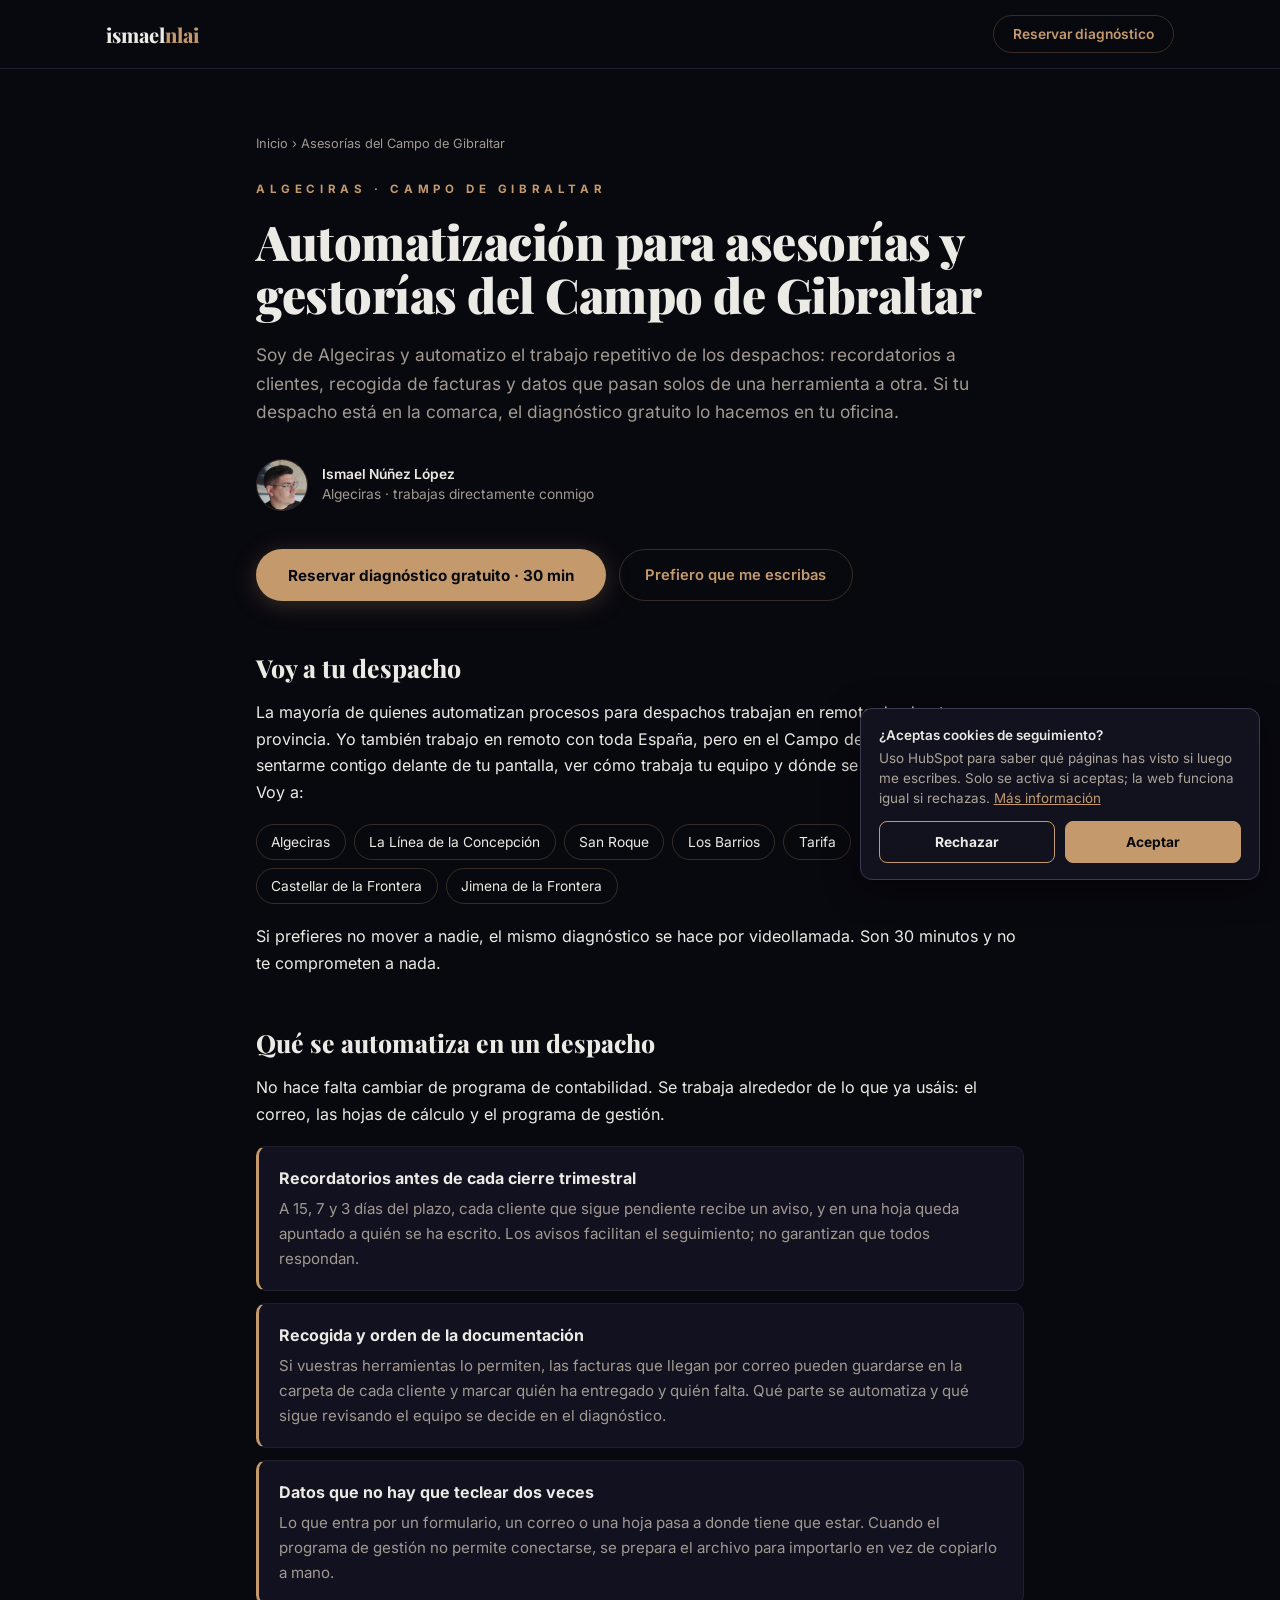
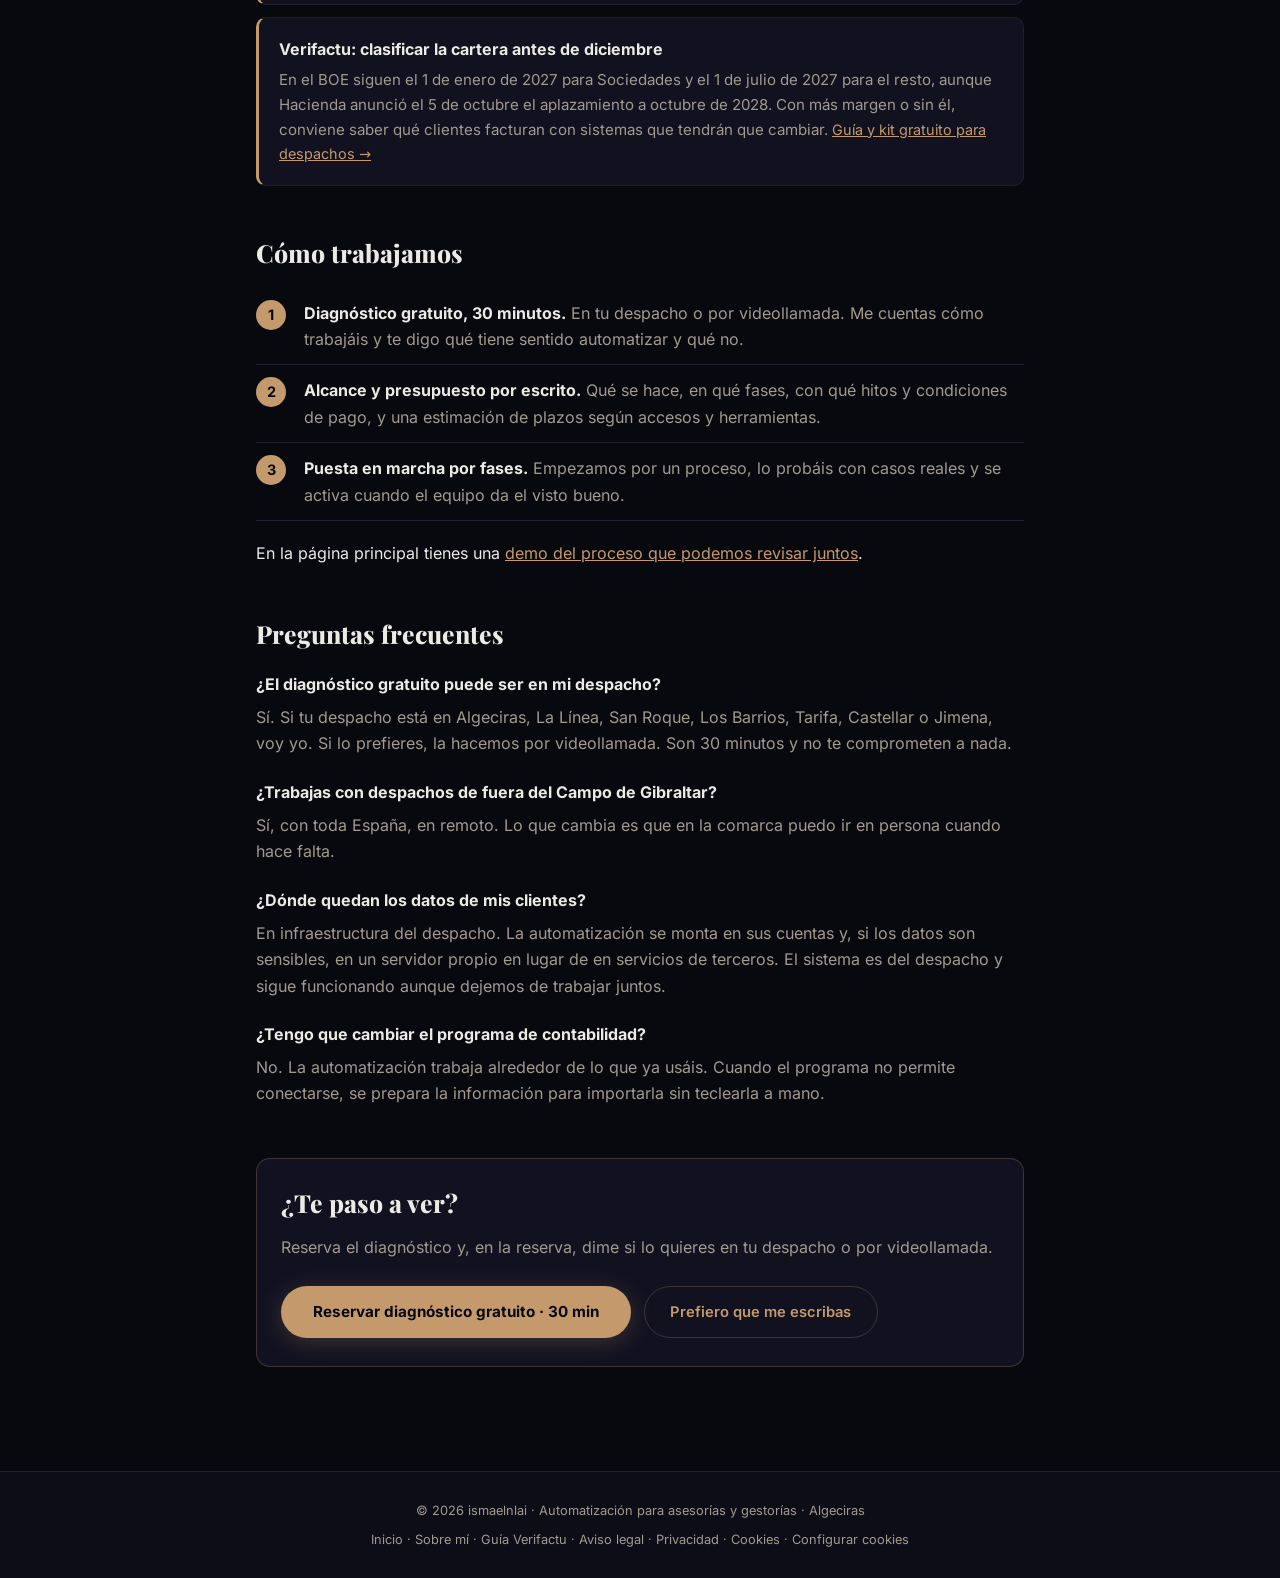
<file: asesorias-campo-de-gibraltar.html>
<!DOCTYPE html>
<html lang="es">
<head>
  <meta charset="UTF-8">
  <meta name="viewport" content="width=device-width, initial-scale=1.0">
  <title>Automatización para asesorías en Algeciras y Campo de Gibraltar</title>
  <link rel="icon" href="/favicon.svg" type="image/svg+xml">
  <link rel="icon" href="/favicon.ico" sizes="any">
  <meta name="description" content="Automatizo el trabajo repetitivo de asesorías de Algeciras, La Línea, San Roque, Los Barrios, Tarifa, Castellar y Jimena. Diagnóstico gratis en tu despacho.">
  <link rel="canonical" href="https://ismaelnlai.com/asesorias-campo-de-gibraltar">

  <meta property="og:type"        content="website">
  <meta property="og:url"         content="https://ismaelnlai.com/asesorias-campo-de-gibraltar">
  <meta property="og:title"       content="Automatización para asesorías del Campo de Gibraltar | ismaelnlai">
  <meta property="og:description" content="Soy de Algeciras. Automatizo el trabajo repetitivo de despachos de la comarca, y el diagnóstico gratuito puede ser en tu despacho.">
  <meta property="og:image"       content="https://ismaelnlai.com/assets/og-image.png">
  <meta property="og:locale"      content="es_ES">
  <meta property="og:site_name"   content="ismaelnlai">

  <link rel="preload" href="/assets/fonts/inter-latin.woff2" as="font" type="font/woff2" crossorigin>
  <link rel="preload" href="/assets/fonts/playfair-display-latin.woff2" as="font" type="font/woff2" crossorigin>
  <link rel="stylesheet" href="/assets/fonts/fonts.css">

  <script type="application/ld+json">
  {
    "@context": "https://schema.org",
    "@graph": [
      {
        "@type": "WebPage",
        "@id": "https://ismaelnlai.com/asesorias-campo-de-gibraltar#webpage",
        "url": "https://ismaelnlai.com/asesorias-campo-de-gibraltar",
        "name": "Automatización para asesorías en Algeciras y el Campo de Gibraltar",
        "inLanguage": "es-ES",
        "datePublished": "2026-09-28",
        "dateModified": "2026-10-21T12:00:00+02:00",
        "isPartOf": { "@id": "https://ismaelnlai.com/#website" },
        "about": { "@id": "https://ismaelnlai.com/asesorias-campo-de-gibraltar#service" },
        "breadcrumb": {
          "@type": "BreadcrumbList",
          "itemListElement": [
            { "@type": "ListItem", "position": 1, "name": "Inicio", "item": "https://ismaelnlai.com/" },
            { "@type": "ListItem", "position": 2, "name": "Asesorías del Campo de Gibraltar", "item": "https://ismaelnlai.com/asesorias-campo-de-gibraltar" }
          ]
        }
      },
      {
        "@type": "Service",
        "@id": "https://ismaelnlai.com/asesorias-campo-de-gibraltar#service",
        "name": "Automatización de procesos para asesorías y gestorías del Campo de Gibraltar",
        "serviceType": "Automatización de procesos con N8N e IA",
        "audience": { "@type": "BusinessAudience", "audienceType": "Asesorías fiscales y gestorías" },
        "provider": { "@id": "https://ismaelnlai.com/#person" },
        "areaServed": [
          { "@type": "City", "name": "Algeciras" },
          { "@type": "City", "name": "La Línea de la Concepción" },
          { "@type": "City", "name": "San Roque" },
          { "@type": "City", "name": "Los Barrios" },
          { "@type": "City", "name": "Tarifa" },
          { "@type": "City", "name": "Castellar de la Frontera" },
          { "@type": "City", "name": "Jimena de la Frontera" },
          { "@type": "AdministrativeArea", "name": "Campo de Gibraltar" }
        ],
        "offers": {
          "@type": "Offer",
          "name": "Diagnóstico gratuito de 30 minutos, presencial o por videollamada",
          "price": "0",
          "priceCurrency": "EUR"
        }
      },
      {
        "@type": "FAQPage",
        "mainEntity": [
          {
            "@type": "Question",
            "name": "¿El diagnóstico gratuito puede ser en mi despacho?",
            "acceptedAnswer": { "@type": "Answer", "text": "Sí. Si tu despacho está en Algeciras, La Línea, San Roque, Los Barrios, Tarifa, Castellar o Jimena, voy yo. Si lo prefieres, la hacemos por videollamada. Son 30 minutos y no te comprometen a nada." }
          },
          {
            "@type": "Question",
            "name": "¿Trabajas con despachos de fuera del Campo de Gibraltar?",
            "acceptedAnswer": { "@type": "Answer", "text": "Sí, con toda España, en remoto. Lo que cambia es que en la comarca puedo ir en persona cuando hace falta." }
          },
          {
            "@type": "Question",
            "name": "¿Dónde quedan los datos de mis clientes?",
            "acceptedAnswer": { "@type": "Answer", "text": "En infraestructura del despacho. La automatización se monta en sus cuentas y, si los datos son sensibles, en un servidor propio en lugar de en servicios de terceros. El sistema es del despacho y sigue funcionando aunque dejemos de trabajar juntos." }
          },
          {
            "@type": "Question",
            "name": "¿Tengo que cambiar el programa de contabilidad?",
            "acceptedAnswer": { "@type": "Answer", "text": "No. La automatización trabaja alrededor de lo que ya usáis: el correo, las hojas de cálculo y el programa de gestión. Cuando el programa no permite conectarse, se prepara la información para importarla sin teclearla a mano." }
          }
        ]
      }
    ]
  }
  </script>

  <style>
    :root {
      --accent:        #C49A6C;
      --accent-dark:   #A87E54;
      --accent-glow:   rgba(196,154,108,0.12);
      --accent-border: rgba(196,154,108,0.25);
      --bg:            #08080F;
      --bg-2:          #0D0D18;
      --bg-card:       #111120;
      --text:          #ECEAE4;
      --text-2:        #A29A90;
      --border:        #1F1F30;
      --radius:        10px;
      --ease-out:      cubic-bezier(0.22, 1, 0.36, 1);
    }
    * { margin:0; padding:0; box-sizing:border-box; }
    html { scroll-behavior:smooth; }
    body { font-family:'Inter', system-ui, sans-serif; background:var(--bg); color:var(--text); line-height:1.65; }
    a { color:var(--accent); }

    header { border-bottom:1px solid var(--border); }
    .nav { max-width:1100px; margin:0 auto; padding:0 16px; height:68px; display:flex; align-items:center; justify-content:space-between; }
    .logo { font-family:'Playfair Display', serif; font-size:1.25rem; font-weight:800; color:var(--text); text-decoration:none; }
    .logo span { color:var(--accent); }
    .btn-outline { display:inline-flex; align-items:center; height:38px; padding:0 1.2rem; border:1px solid var(--accent-border); color:var(--accent); border-radius:100px; font-size:.86rem; font-weight:600; text-decoration:none; background:transparent; font-family:inherit; cursor:pointer; }
    .btn-outline:hover { background:var(--accent); color:var(--bg); }

    main { max-width:800px; margin:0 auto; padding:64px 16px 40px; }
    .crumbs { font-size:.8rem; color:var(--text-2); margin-bottom:1.6rem; }
    .crumbs a { color:var(--text-2); text-decoration:none; }
    .crumbs a:hover { color:var(--accent); }
    .label { font-size:.72rem; font-weight:700; letter-spacing:.4em; text-transform:uppercase; color:var(--accent); margin-bottom:1rem; }
    h1 { font-family:'Playfair Display', serif; font-size:clamp(2rem, 5vw, 3rem); font-weight:900; line-height:1.12; letter-spacing:-.5px; margin-bottom:1.2rem; }
    .lead { font-size:1.08rem; color:var(--text-2); margin-bottom:2rem; }
    h2 { font-family:'Playfair Display', serif; font-size:1.55rem; font-weight:800; margin:3.2rem 0 1rem; line-height:1.25; }
    p + p { margin-top:1rem; }

    .author { display:flex; align-items:center; gap:.9rem; margin-bottom:2.4rem; }
    .author img { width:52px; height:52px; border-radius:50%; object-fit:cover; border:1px solid var(--accent-border); }
    .author p { font-size:.86rem; color:var(--text-2); line-height:1.45; }
    .author strong { color:var(--text); display:block; font-weight:600; }

    .ctas { display:flex; flex-wrap:wrap; gap:.8rem; margin:1.6rem 0 0; }
    .btn-primary { display:inline-flex; align-items:center; gap:.5rem; height:52px; padding:0 2rem; background:var(--accent); color:var(--bg); border:none; border-radius:100px; font:inherit; font-size:.95rem; font-weight:700; cursor:pointer; text-decoration:none; box-shadow:0 4px 24px rgba(196,154,108,.25); transition:background .2s var(--ease-out), transform .2s var(--ease-out); }
    .btn-primary:hover { background:var(--accent-dark); transform:translateY(-2px); }
    .ctas .btn-outline { height:52px; padding:0 1.6rem; font-size:.92rem; }

    .towns { display:flex; flex-wrap:wrap; gap:8px; margin:1.2rem 0; list-style:none; }
    .towns li { border:1px solid var(--accent-border); border-radius:100px; padding:.35rem .9rem; font-size:.86rem; }

    .cards { display:grid; gap:12px; margin:1.2rem 0; }
    .card { background:var(--bg-card); border:1px solid var(--border); border-left:3px solid var(--accent); border-radius:var(--radius); padding:18px 20px; }
    .card h3 { font-size:1rem; margin-bottom:6px; }
    .card p { color:var(--text-2); font-size:.94rem; }
    .card a { font-size:.9rem; }

    ol.steps { list-style:none; counter-reset:paso; margin:1.2rem 0; }
    ol.steps li { counter-increment:paso; position:relative; padding:12px 0 12px 48px; border-bottom:1px solid var(--border); color:var(--text-2); }
    ol.steps li strong { color:var(--text); }
    ol.steps li::before { content:counter(paso); position:absolute; left:0; top:12px; width:30px; height:30px; border-radius:50%; background:var(--accent); color:var(--bg); font-weight:700; font-size:.9rem; display:flex; align-items:center; justify-content:center; }

    .faq dt { font-weight:700; margin-top:1.4rem; }
    .faq dd { color:var(--text-2); margin-top:.4rem; }

    .final { background:var(--bg-card); border:1px solid var(--accent-border); border-radius:14px; padding:28px 24px; margin:3.2rem 0 1rem; }
    .final h2 { margin-top:0; }
    .final p { color:var(--text-2); }

    footer { border-top:1px solid var(--border); margin-top:3rem; padding:28px 16px; text-align:center; font-size:.8rem; color:var(--text-2); background:var(--bg-2); }
    footer a { color:var(--text-2); text-decoration:none; }
    footer a:hover { color:var(--accent); }

    @media (max-width:600px) {
      .ctas { flex-direction:column; }
      .ctas .btn-primary, .ctas .btn-outline { justify-content:center; }
    }
  </style>
</head>
<body>

<header>
  <nav class="nav">
    <a href="/" class="logo">ismael<span>nlai</span></a>
    <a href="https://calendly.com/ismaelnlai/diagnostico?utm_source=web&amp;utm_campaign=campo-de-gibraltar" class="btn-outline" data-calendly target="_blank" rel="noopener">Reservar diagnóstico</a>
  </nav>
</header>

<main>
  <p class="crumbs"><a href="/">Inicio</a> › Asesorías del Campo de Gibraltar</p>
  <p class="label">Algeciras · Campo de Gibraltar</p>
  <h1>Automatización para asesorías y gestorías del Campo de Gibraltar</h1>
  <p class="lead">Soy de Algeciras y automatizo el trabajo repetitivo de los despachos: recordatorios a clientes, recogida de facturas y datos que pasan solos de una herramienta a otra. Si tu despacho está en la comarca, el diagnóstico gratuito lo hacemos en tu oficina.</p>

  <div class="author">
    <img src="/assets/ismael-avatar.jpg" alt="Ismael Núñez López" width="52" height="52">
    <p><strong>Ismael Núñez López</strong>Algeciras · trabajas directamente conmigo</p>
  </div>

  <div class="ctas">
    <a href="https://calendly.com/ismaelnlai/diagnostico?utm_source=web&amp;utm_campaign=campo-de-gibraltar" class="btn-primary" data-calendly target="_blank" rel="noopener">Reservar diagnóstico gratuito · 30 min</a>
    <a href="/#contacto" class="btn-outline">Prefiero que me escribas</a>
  </div>

  <h2>Voy a tu despacho</h2>
  <p>La mayoría de quienes automatizan procesos para despachos trabajan en remoto desde otra provincia. Yo también trabajo en remoto con toda España, pero en el Campo de Gibraltar puedo sentarme contigo delante de tu pantalla, ver cómo trabaja tu equipo y dónde se atasca de verdad. Voy a:</p>
  <ul class="towns">
    <li>Algeciras</li>
    <li>La Línea de la Concepción</li>
    <li>San Roque</li>
    <li>Los Barrios</li>
    <li>Tarifa</li>
    <li>Castellar de la Frontera</li>
    <li>Jimena de la Frontera</li>
  </ul>
  <p>Si prefieres no mover a nadie, el mismo diagnóstico se hace por videollamada. Son 30 minutos y no te comprometen a nada.</p>

  <h2>Qué se automatiza en un despacho</h2>
  <p>No hace falta cambiar de programa de contabilidad. Se trabaja alrededor de lo que ya usáis: el correo, las hojas de cálculo y el programa de gestión.</p>
  <div class="cards">
    <div class="card">
      <h3>Recordatorios antes de cada cierre trimestral</h3>
      <p>A 15, 7 y 3 días del plazo, cada cliente que sigue pendiente recibe un aviso, y en una hoja queda apuntado a quién se ha escrito. Los avisos facilitan el seguimiento; no garantizan que todos respondan.</p>
    </div>
    <div class="card">
      <h3>Recogida y orden de la documentación</h3>
      <p>Si vuestras herramientas lo permiten, las facturas que llegan por correo pueden guardarse en la carpeta de cada cliente y marcar quién ha entregado y quién falta. Qué parte se automatiza y qué sigue revisando el equipo se decide en el diagnóstico.</p>
    </div>
    <div class="card">
      <h3>Datos que no hay que teclear dos veces</h3>
      <p>Lo que entra por un formulario, un correo o una hoja pasa a donde tiene que estar. Cuando el programa de gestión no permite conectarse, se prepara el archivo para importarlo en vez de copiarlo a mano.</p>
    </div>
    <div class="card">
      <h3>Verifactu: clasificar la cartera antes de diciembre</h3>
      <p>En el BOE siguen el 1 de enero de 2027 para Sociedades y el 1 de julio de 2027 para el resto, aunque Hacienda anunció el 5 de octubre el aplazamiento a octubre de 2028. Con más margen o sin él, conviene saber qué clientes facturan con sistemas que tendrán que cambiar. <a href="/verifactu">Guía y kit gratuito para despachos →</a></p>
    </div>
  </div>

  <h2>Cómo trabajamos</h2>
  <ol class="steps">
    <li><strong>Diagnóstico gratuito, 30 minutos.</strong> En tu despacho o por videollamada. Me cuentas cómo trabajáis y te digo qué tiene sentido automatizar y qué no.</li>
    <li><strong>Alcance y presupuesto por escrito.</strong> Qué se hace, en qué fases, con qué hitos y condiciones de pago, y una estimación de plazos según accesos y herramientas.</li>
    <li><strong>Puesta en marcha por fases.</strong> Empezamos por un proceso, lo probáis con casos reales y se activa cuando el equipo da el visto bueno.</li>
  </ol>
  <p>En la página principal tienes una <a href="/#demo">demo del proceso que podemos revisar juntos</a>.</p>

  <h2>Preguntas frecuentes</h2>
  <dl class="faq">
    <dt>¿El diagnóstico gratuito puede ser en mi despacho?</dt>
    <dd>Sí. Si tu despacho está en Algeciras, La Línea, San Roque, Los Barrios, Tarifa, Castellar o Jimena, voy yo. Si lo prefieres, la hacemos por videollamada. Son 30 minutos y no te comprometen a nada.</dd>
    <dt>¿Trabajas con despachos de fuera del Campo de Gibraltar?</dt>
    <dd>Sí, con toda España, en remoto. Lo que cambia es que en la comarca puedo ir en persona cuando hace falta.</dd>
    <dt>¿Dónde quedan los datos de mis clientes?</dt>
    <dd>En infraestructura del despacho. La automatización se monta en sus cuentas y, si los datos son sensibles, en un servidor propio en lugar de en servicios de terceros. El sistema es del despacho y sigue funcionando aunque dejemos de trabajar juntos.</dd>
    <dt>¿Tengo que cambiar el programa de contabilidad?</dt>
    <dd>No. La automatización trabaja alrededor de lo que ya usáis. Cuando el programa no permite conectarse, se prepara la información para importarla sin teclearla a mano.</dd>
  </dl>

  <section class="final">
    <h2>¿Te paso a ver?</h2>
    <p>Reserva el diagnóstico y, en la reserva, dime si lo quieres en tu despacho o por videollamada.</p>
    <div class="ctas">
      <a href="https://calendly.com/ismaelnlai/diagnostico?utm_source=web&amp;utm_campaign=campo-de-gibraltar" class="btn-primary" data-calendly target="_blank" rel="noopener">Reservar diagnóstico gratuito · 30 min</a>
      <a href="/#contacto" class="btn-outline">Prefiero que me escribas</a>
    </div>
  </section>
</main>

<footer>
  <p>&copy; 2026 ismaelnlai · Automatización para asesorías y gestorías · Algeciras</p>
  <p style="margin-top:.5rem;"><a href="/">Inicio</a> · <a href="/sobre-mi">Sobre mí</a> · <a href="/verifactu">Guía Verifactu</a> · <a href="/aviso-legal">Aviso legal</a> · <a href="/privacidad">Privacidad</a> · <a href="/cookies">Cookies</a> · <a href="/cookies" data-cookie-settings>Configurar cookies</a></p>
</footer>

<script src="/booking.js" defer></script>
<script src="/chat-widget.js"></script>
<script src="/consent.js" defer></script>
</body>
</html>
</file>
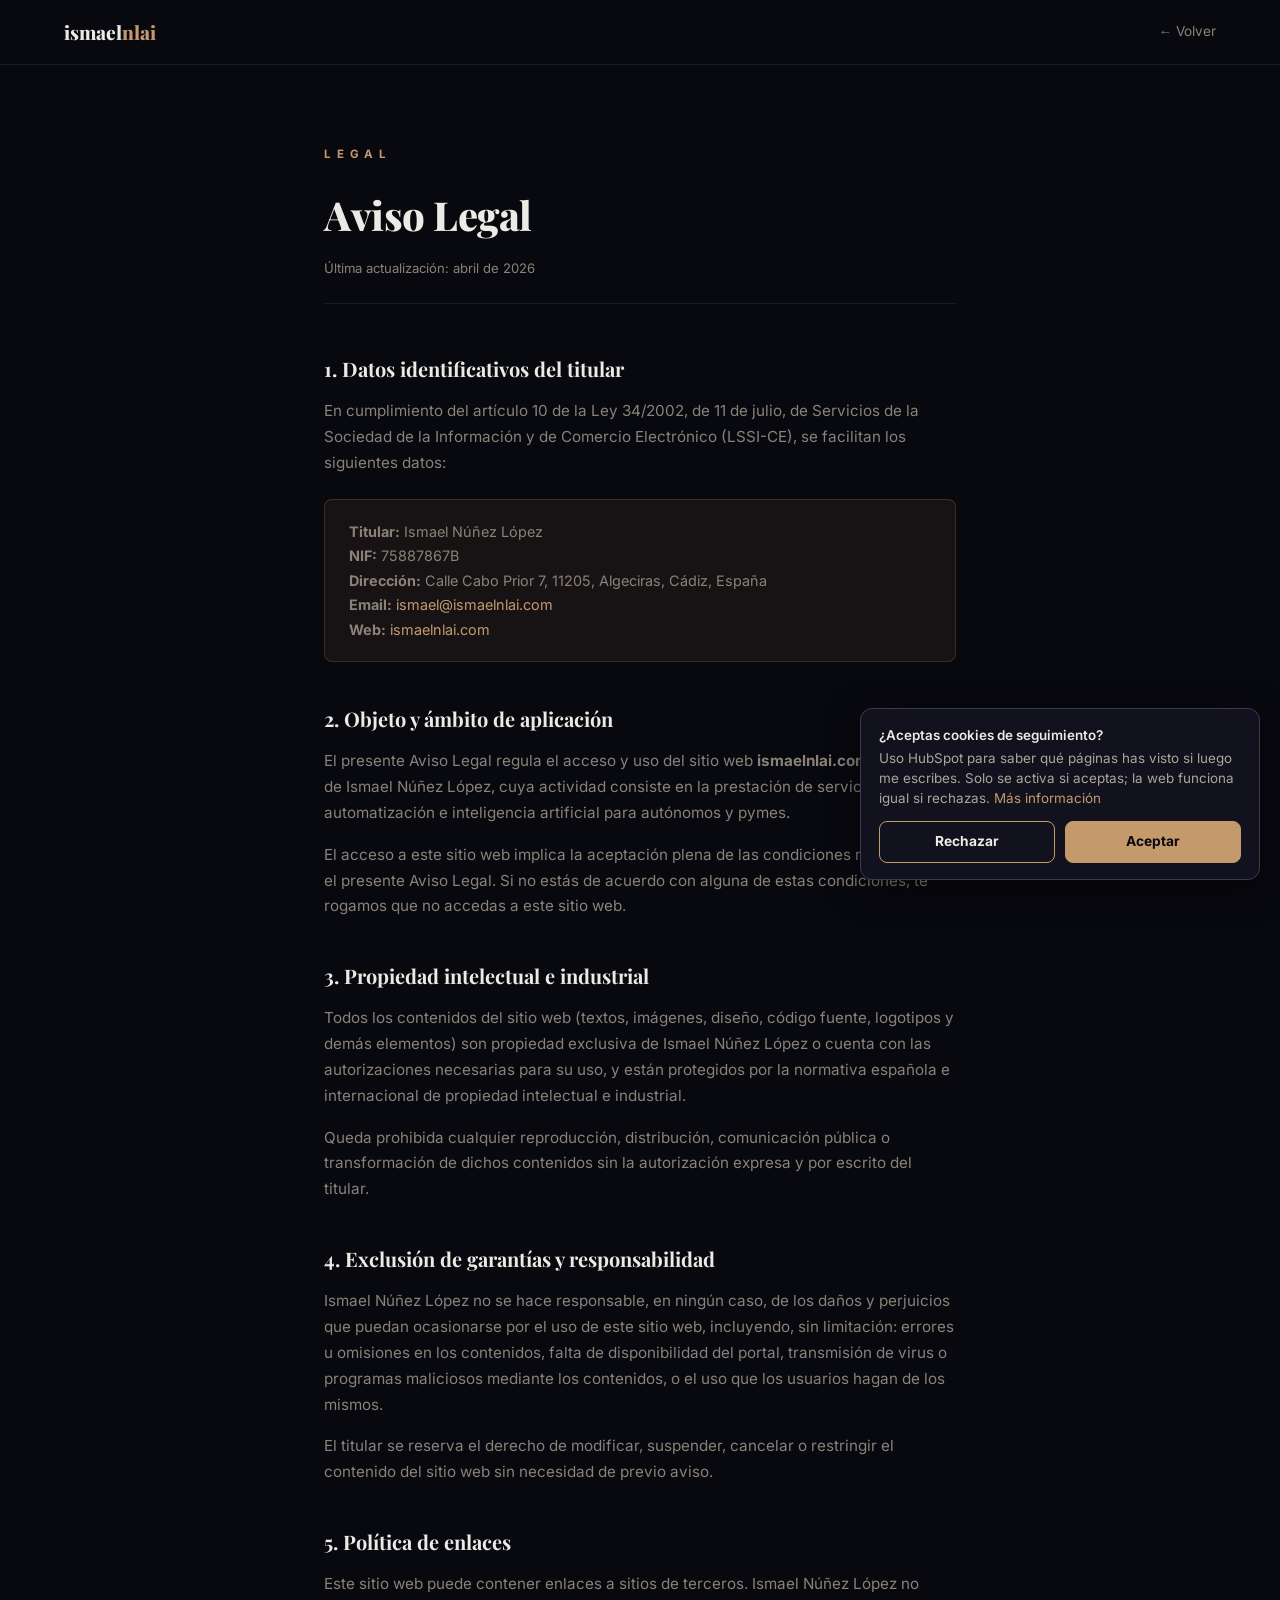
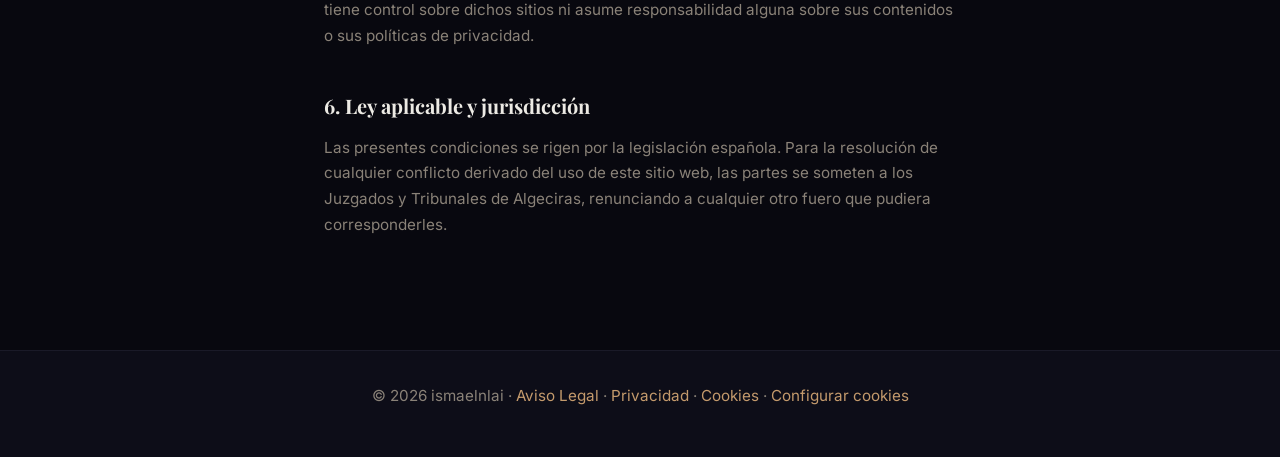
<file: aviso-legal.html>
<!DOCTYPE html>
<html lang="es">

<head>
  <meta charset="UTF-8">
  <meta name="viewport" content="width=device-width, initial-scale=1.0">
  <title>Aviso Legal | ismaelnlai</title>
  <link rel="icon" href="/favicon.svg" type="image/svg+xml">
  <link rel="icon" href="/favicon.ico" sizes="any">
  <meta name="description" content="Aviso legal de ismaelnlai — Ismael Núñez López, especialista en automatización para pymes. Información legal, datos de contacto y condiciones de uso.">
  <meta name="robots" content="noindex, follow">
  <link rel="canonical" href="https://ismaelnlai.com/aviso-legal">
  <link rel="preload" href="/assets/fonts/inter-latin.woff2" as="font" type="font/woff2" crossorigin>
  <link rel="preload" href="/assets/fonts/playfair-display-latin.woff2" as="font" type="font/woff2" crossorigin>
  <link rel="stylesheet" href="/assets/fonts/fonts.css">
  <style>
    :root {
      --accent: #C49A6C;
      --bg: #08080F;
      --bg-2: #0D0D18;
      --text: #ECEAE4;
      --text-2: #8A8278;
      --border: #1A1A28;
    }

    * {
      margin: 0;
      padding: 0;
      box-sizing: border-box;
    }

    body {
      font-family: 'Inter', sans-serif;
      background: var(--bg);
      color: var(--text);
      line-height: 1.7;
    }

    header {
      border-bottom: 1px solid var(--border);
      padding: 0 5%;
    }

    .nav {
      max-width: 1200px;
      margin: 0 auto;
      height: 64px;
      display: flex;
      align-items: center;
      justify-content: space-between;
    }

    .logo {
      font-family: 'Playfair Display', serif;
      font-size: 1.2rem;
      font-weight: 800;
      color: var(--text);
      text-decoration: none;
    }

    .logo span {
      color: var(--accent);
    }

    .back {
      font-size: 0.85rem;
      color: var(--text-2);
      text-decoration: none;
      transition: color 0.2s;
    }

    .back:hover {
      color: var(--accent);
    }

    .content {
      max-width: 760px;
      margin: 0 auto;
      padding: 5rem 5% 6rem;
    }

    .page-label {
      font-size: 0.72rem;
      font-weight: 700;
      letter-spacing: 0.5em;
      text-transform: uppercase;
      color: var(--accent);
      margin-bottom: 1rem;
    }

    h1 {
      font-family: 'Playfair Display', serif;
      font-size: 2.5rem;
      font-weight: 800;
      margin-bottom: 0.5rem;
      letter-spacing: -0.5px;
    }

    .updated {
      font-size: 0.82rem;
      color: var(--text-2);
      margin-bottom: 3rem;
      border-bottom: 1px solid var(--border);
      padding-bottom: 1.5rem;
    }

    h2 {
      font-family: 'Playfair Display', serif;
      font-size: 1.25rem;
      font-weight: 700;
      margin: 2.5rem 0 0.75rem;
      color: var(--text);
    }

    p {
      color: var(--text-2);
      font-size: 0.95rem;
      margin-bottom: 1rem;
    }

    a {
      color: var(--accent);
      text-decoration: none;
    }

    a:hover {
      text-decoration: underline;
    }

    .highlight {
      background: rgba(196, 154, 108, 0.08);
      border: 1px solid rgba(196, 154, 108, 0.2);
      border-radius: 8px;
      padding: 1.2rem 1.5rem;
      margin: 1.5rem 0;
    }

    .highlight p {
      margin: 0;
      font-size: 0.9rem;
    }

    .placeholder {
      background: rgba(255, 80, 80, 0.08);
      border: 1px solid rgba(255, 80, 80, 0.2);
      border-radius: 6px;
      padding: 0.8rem 1.2rem;
      margin: 1rem 0;
      font-size: 0.85rem;
      color: #ff9999;
    }

    footer {
      border-top: 1px solid var(--border);
      padding: 2rem 5%;
      text-align: center;
      color: var(--text-2);
      font-size: 0.82rem;
      background: var(--bg-2);
    }
  </style>
</head>

<body>

  <header>
    <nav class="nav">
      <a href="/" class="logo">ismael<span>nlai</span></a>
      <a href="/" class="back">← Volver</a>
    </nav>
  </header>

  <div class="content">
    <p class="page-label">Legal</p>
    <h1>Aviso Legal</h1>
    <p class="updated">Última actualización: abril de 2026</p>


  <h2>1. Datos identificativos del titular</h2>
    <p>En cumplimiento del artículo 10 de la Ley 34/2002, de 11 de julio, de Servicios de la Sociedad de la Información
      y de Comercio Electrónico (LSSI-CE), se facilitan los siguientes datos:</p>

    <div class="highlight">
      <p><strong>Titular:</strong> Ismael Núñez López</p>
      <p><strong>NIF:</strong> 75887867B </p>
      <p><strong>Dirección:</strong> Calle Cabo Prior 7, 11205, Algeciras, Cádiz, España</p>
      <p><strong>Email:</strong> <a href="mailto:ismael@ismaelnlai.com">ismael@ismaelnlai.com</a></p>
      <p><strong>Web:</strong> <a href="https://ismaelnlai.com">ismaelnlai.com</a></p>
    </div>

    <h2>2. Objeto y ámbito de aplicación</h2>
    <p>El presente Aviso Legal regula el acceso y uso del sitio web <strong>ismaelnlai.com</strong>, titularidad de
      Ismael Núñez López, cuya actividad consiste en la prestación de servicios de automatización e inteligencia
      artificial para autónomos y pymes.</p>
    <p>El acceso a este sitio web implica la aceptación plena de las condiciones recogidas en el presente Aviso Legal.
      Si no estás de acuerdo con alguna de estas condiciones, te rogamos que no accedas a este sitio web.</p>

    <h2>3. Propiedad intelectual e industrial</h2>
    <p>Todos los contenidos del sitio web (textos, imágenes, diseño, código fuente, logotipos y demás elementos) son
      propiedad exclusiva de Ismael Núñez López o cuenta con las autorizaciones necesarias para su uso, y están
      protegidos por la normativa española e internacional de propiedad intelectual e industrial.</p>
    <p>Queda prohibida cualquier reproducción, distribución, comunicación pública o transformación de dichos contenidos
      sin la autorización expresa y por escrito del titular.</p>

    <h2>4. Exclusión de garantías y responsabilidad</h2>
    <p>Ismael Núñez López no se hace responsable, en ningún caso, de los daños y perjuicios que puedan ocasionarse por
      el uso de este sitio web, incluyendo, sin limitación: errores u omisiones en los contenidos, falta de
      disponibilidad del portal, transmisión de virus o programas maliciosos mediante los contenidos, o el uso que los
      usuarios hagan de los mismos.</p>
    <p>El titular se reserva el derecho de modificar, suspender, cancelar o restringir el contenido del sitio web sin
      necesidad de previo aviso.</p>

    <h2>5. Política de enlaces</h2>
    <p>Este sitio web puede contener enlaces a sitios de terceros. Ismael Núñez López no tiene control sobre dichos
      sitios ni asume responsabilidad alguna sobre sus contenidos o sus políticas de privacidad.</p>

    <h2>6. Ley aplicable y jurisdicción</h2>
    <p>Las presentes condiciones se rigen por la legislación española. Para la resolución de cualquier conflicto
      derivado del uso de este sitio web, las partes se someten a los Juzgados y Tribunales de Algeciras, renunciando a
      cualquier otro fuero que pudiera corresponderles.</p>
  </div>

  <footer>
    <p>&copy; 2026 ismaelnlai · <a href="/aviso-legal">Aviso Legal</a> · <a href="/privacidad">Privacidad</a> ·
      <a href="/cookies">Cookies</a> · <a href="/cookies" data-cookie-settings>Configurar cookies</a></p>
  </footer>

<script src="/consent.js" defer></script>
</body>

</html>
</file>
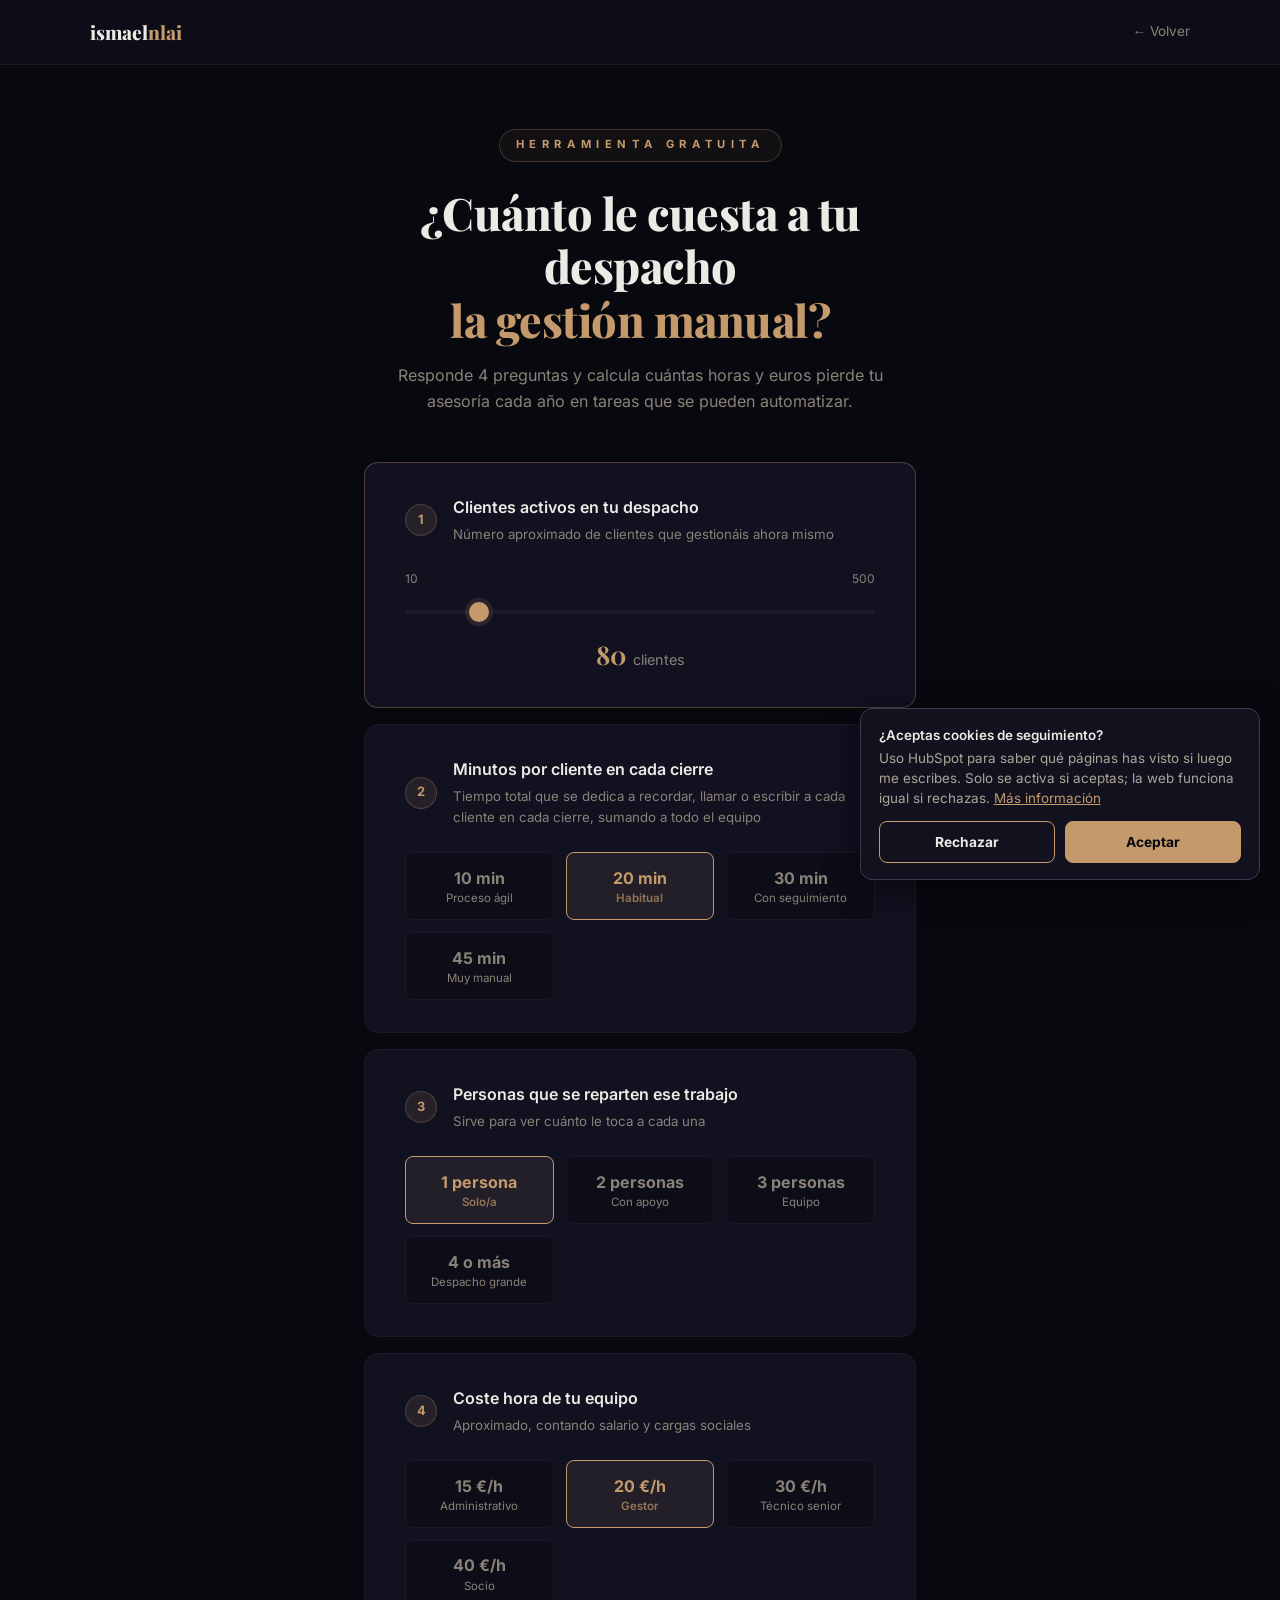
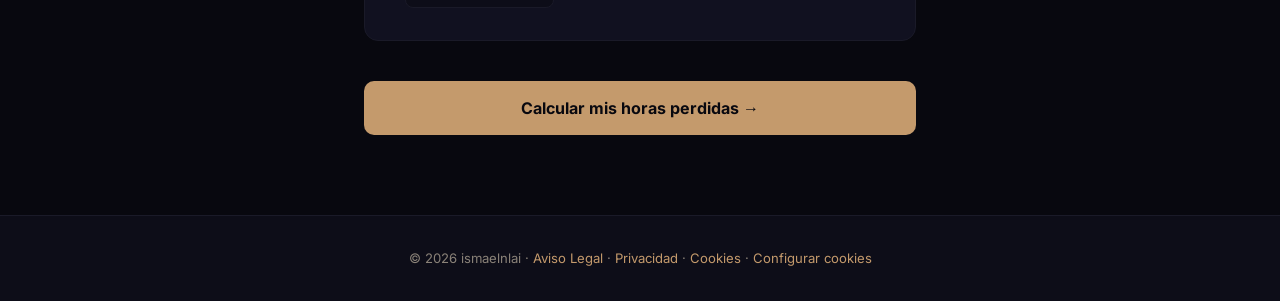
<file: calculadora.html>
<!DOCTYPE html>
<html lang="es">
<head>
  <meta charset="UTF-8">
  <meta name="viewport" content="width=device-width, initial-scale=1.0">
  <title>Calculadora de horas perdidas | ismaelnlai</title>
  <link rel="icon" href="/favicon.svg" type="image/svg+xml">
  <link rel="icon" href="/favicon.ico" sizes="any">
  <meta name="description" content="Calcula cuántas horas y euros pierde tu despacho o pyme cada año en gestión manual. Herramienta gratuita — resultado en 30 segundos.">
  <link rel="canonical" href="https://ismaelnlai.com/calculadora">

  <!-- Open Graph -->
  <meta property="og:type"        content="website">
  <meta property="og:url"         content="https://ismaelnlai.com/calculadora">
  <meta property="og:title"       content="Calculadora de horas perdidas — ismaelnlai">
  <meta property="og:description" content="Calcula cuántas horas y euros pierde tu despacho en gestión manual. Gratis, resultado en 30 segundos.">
  <meta property="og:image"       content="https://ismaelnlai.com/assets/og-image.png">
  <meta property="og:locale"      content="es_ES">

  <script type="application/ld+json">
  {
    "@context": "https://schema.org",
    "@type": "WebApplication",
    "@id": "https://ismaelnlai.com/calculadora#app",
    "name": "Calculadora de horas perdidas",
    "url": "https://ismaelnlai.com/calculadora",
    "description": "Herramienta gratuita para calcular cuántas horas y euros pierde un despacho o pyme al año en gestión manual de procesos repetitivos.",
    "applicationCategory": "BusinessApplication",
    "operatingSystem": "Web",
    "inLanguage": "es-ES",
    "isAccessibleForFree": true,
    "offers": {
      "@type": "Offer",
      "price": "0",
      "priceCurrency": "EUR"
    },
    "provider": {
      "@id": "https://ismaelnlai.com/#organization"
    },
    "datePublished": "2026-05-29",
    "dateModified": "2026-10-21"
  }
  </script>

  <link rel="preload" href="/assets/fonts/inter-latin.woff2" as="font" type="font/woff2" crossorigin>
  <link rel="preload" href="/assets/fonts/playfair-display-latin.woff2" as="font" type="font/woff2" crossorigin>
  <link rel="stylesheet" href="/assets/fonts/fonts.css">
  <style>
    :root {
      --accent: #C49A6C;
      --accent-dark: #A87E54;
      --accent-glow: rgba(196,154,108,0.12);
      --bg: #08080F;
      --bg-2: #0D0D18;
      --bg-card: #111120;
      --text: #ECEAE4;
      --text-2: #8A8278;
      --border: #1A1A28;
      --radius: 10px;
    }

    * { margin:0; padding:0; box-sizing:border-box; }
    html { scroll-behavior: smooth; }
    body {
      font-family: 'Inter', sans-serif;
      background: var(--bg);
      color: var(--text);
      line-height: 1.6;
      min-height: 100vh;
    }

    /* HEADER */
    header { border-bottom: 1px solid var(--border); padding: 0 5%; background: var(--bg-2); }
    .nav { max-width: 1100px; margin: 0 auto; height: 64px; display: flex; align-items: center; justify-content: space-between; }
    .logo { font-family: 'Playfair Display', serif; font-size: 1.2rem; font-weight: 800; color: var(--text); text-decoration: none; }
    .logo span { color: var(--accent); }
    .back { font-size: 0.85rem; color: var(--text-2); text-decoration: none; transition: color 0.2s; }
    .back:hover { color: var(--accent); }

    /* HERO */
    .hero {
      text-align: center;
      padding: 4rem 5% 3rem;
      max-width: 720px;
      margin: 0 auto;
    }
    .hero-label {
      display: inline-block;
      font-size: 0.7rem;
      font-weight: 700;
      letter-spacing: 0.5em;
      text-transform: uppercase;
      color: var(--accent);
      border: 1px solid rgba(196,154,108,0.25);
      background: rgba(196,154,108,0.06);
      padding: 0.4rem 1rem;
      border-radius: 100px;
      margin-bottom: 1.5rem;
    }
    .hero h1 {
      font-family: 'Playfair Display', serif;
      font-size: clamp(1.8rem, 4vw, 2.8rem);
      font-weight: 800;
      line-height: 1.2;
      margin-bottom: 1rem;
      letter-spacing: -0.5px;
    }
    .hero h1 em { font-style: normal; color: var(--accent); }
    .hero p {
      color: var(--text-2);
      font-size: 1rem;
      max-width: 540px;
      margin: 0 auto;
    }

    /* CALCULATOR */
    .calc-wrapper { max-width: 680px; margin: 0 auto; padding: 0 5% 5rem; }

    /* STEPS */
    .step {
      background: var(--bg-card);
      border: 1px solid var(--border);
      border-radius: 14px;
      padding: 2rem 2.5rem;
      margin-bottom: 1rem;
      transition: border-color 0.25s;
    }
    .step.active { border-color: rgba(196,154,108,0.35); }
    .step-header { display: flex; align-items: center; gap: 1rem; margin-bottom: 1.5rem; }
    .step-num {
      width: 32px; height: 32px;
      background: rgba(196,154,108,0.12);
      border: 1px solid rgba(196,154,108,0.25);
      border-radius: 50%;
      display: flex; align-items: center; justify-content: center;
      font-size: 0.8rem; font-weight: 700; color: var(--accent);
      flex-shrink: 0;
    }
    .step-header h3 { font-size: 1rem; font-weight: 600; }
    .step-header p { font-size: 0.83rem; color: var(--text-2); margin-top: 0.2rem; }

    /* SLIDERS */
    .slider-wrap { position: relative; }
    .slider-labels { display: flex; justify-content: space-between; font-size: 0.75rem; color: var(--text-2); margin-bottom: 0.5rem; }
    input[type="range"] {
      width: 100%;
      -webkit-appearance: none;
      height: 4px;
      background: var(--border);
      border-radius: 4px;
      outline: none;
      cursor: pointer;
    }
    input[type="range"]::-webkit-slider-thumb {
      -webkit-appearance: none;
      width: 20px; height: 20px;
      background: var(--accent);
      border-radius: 50%;
      cursor: pointer;
      box-shadow: 0 0 0 4px rgba(196,154,108,0.15);
    }
    .slider-value {
      text-align: center;
      margin-top: 0.75rem;
      font-size: 1.6rem;
      font-weight: 700;
      color: var(--accent);
      font-family: 'Playfair Display', serif;
    }
    .slider-value span { font-size: 0.9rem; font-weight: 400; color: var(--text-2); font-family: 'Inter', sans-serif; }

    /* SELECT */
    .select-grid { display: grid; grid-template-columns: repeat(auto-fit, minmax(120px, 1fr)); gap: 0.75rem; }
    .select-btn {
      background: var(--bg-2);
      border: 1px solid var(--border);
      border-radius: 8px;
      padding: 0.9rem 1rem;
      color: var(--text-2);
      font-family: inherit;
      font-size: 0.9rem;
      cursor: pointer;
      transition: all 0.2s;
      text-align: center;
    }
    .select-btn:hover { border-color: rgba(196,154,108,0.3); color: var(--text); }
    .select-btn.selected { background: rgba(196,154,108,0.1); border-color: var(--accent); color: var(--accent); font-weight: 600; }
    .select-btn .btn-label { font-size: 1rem; font-weight: 700; display: block; }
    .select-btn .btn-sub { font-size: 0.72rem; color: var(--text-2); display: block; margin-top: 0.2rem; }
    .select-btn.selected .btn-sub { color: rgba(196,154,108,0.7); }

    /* CTA BUTTON */
    .btn-calc {
      width: 100%;
      height: 54px;
      background: var(--accent);
      color: var(--bg);
      border: none;
      border-radius: var(--radius);
      font-size: 1rem;
      font-weight: 700;
      cursor: pointer;
      font-family: inherit;
      transition: background 0.2s, transform 0.2s;
      margin-top: 1.5rem;
    }
    .btn-calc:hover { background: var(--accent-dark); transform: translateY(-1px); }

    /* RESULT */
    .result-box {
      display: none;
      background: var(--bg-card);
      border: 1px solid rgba(196,154,108,0.25);
      border-radius: 14px;
      padding: 2.5rem;
      margin-top: 1.5rem;
      text-align: center;
    }
    .result-box.show { display: block; }
    .result-label { font-size: 0.75rem; font-weight: 700; letter-spacing: 0.4em; text-transform: uppercase; color: var(--text-2); margin-bottom: 1rem; }
    .result-main {
      font-family: 'Playfair Display', serif;
      font-size: clamp(1.5rem, 5vw, 2.8rem);
      font-weight: 800;
      color: var(--accent);
      line-height: 1.1;
      margin-bottom: 0.5rem;
    }
    .result-sub { color: var(--text-2); font-size: 0.9rem; margin-bottom: 2rem; }
    .result-grid {
      display: grid;
      grid-template-columns: 1fr 1fr 1fr;
      gap: 1rem;
      margin-bottom: 2rem;
    }
    .result-item {
      background: var(--bg-2);
      border-radius: 8px;
      padding: 1rem;
    }
    .result-item .num { font-size: 1.4rem; font-weight: 700; color: var(--text); font-family: 'Playfair Display', serif; }
    .result-item .desc { font-size: 0.75rem; color: var(--text-2); margin-top: 0.3rem; }
    .result-divider {
      border: none;
      border-top: 1px solid var(--border);
      margin: 1.5rem 0;
    }
    .result-cta-text {
      font-size: 0.95rem;
      color: var(--text-2);
      margin-bottom: 1.5rem;
    }
    .result-cta-text strong { color: var(--text); }

    /* EMAIL FORM */
    .email-form { display: flex; flex-direction: column; gap: 0.75rem; max-width: 420px; margin: 0 auto; }
    .email-form input {
      width: 100%;
      padding: 0.85rem 1rem;
      background: var(--bg-2);
      border: 1px solid var(--border);
      border-radius: 8px;
      color: var(--text);
      font-family: inherit;
      font-size: 0.9rem;
      outline: none;
      transition: border-color 0.2s;
    }
    .email-form input:focus { border-color: var(--accent); }
    .email-form input[aria-invalid="true"] { border-color: #F08A75; }
    .lead-status { color: #F08A75; font-size: 0.88rem; text-align: center; }
    .lead-status:empty { display: none; }
    .email-form input::placeholder { color: var(--text-2); }
    .btn-cta {
      width: 100%;
      height: 50px;
      background: var(--accent);
      color: var(--bg);
      border: none;
      border-radius: 8px;
      font-size: 0.95rem;
      font-weight: 700;
      cursor: pointer;
      font-family: inherit;
      transition: background 0.2s, transform 0.2s;
    }
    .btn-cta:hover { background: var(--accent-dark); transform: translateY(-1px); }
    .btn-cta:disabled { opacity: 0.5; cursor: not-allowed; transform: none; }
    .privacy-note { font-size: 0.75rem; color: var(--text-2); text-align: center; }
    .privacy-note a { color: var(--accent); text-decoration: none; }

    /* SUCCESS */
    .success-box { display: none; text-align: center; padding: 1.5rem; }
    .success-box.show { display: block; }
    .success-icon { font-size: 2.5rem; margin-bottom: 1rem; }
    .success-box h3 { font-family: 'Playfair Display', serif; font-size: 1.3rem; margin-bottom: 0.5rem; }
    .success-box p { color: var(--text-2); font-size: 0.9rem; margin-bottom: 1.5rem; }
    .btn-calendly {
      display: inline-block;
      background: var(--accent);
      color: var(--bg);
      padding: 0.9rem 2rem;
      border-radius: 8px;
      font-weight: 700;
      font-size: 0.95rem;
      text-decoration: none;
      transition: background 0.2s;
    }
    .btn-calendly:hover { background: var(--accent-dark); }

    /* FOOTER */
    footer { border-top: 1px solid var(--border); padding: 2rem 5%; text-align: center; color: var(--text-2); font-size: 0.82rem; background: var(--bg-2); }
    footer a { color: var(--accent); text-decoration: none; }

    @media (max-width: 600px) {
      .step { padding: 1.5rem; }
      .result-grid { grid-template-columns: 1fr; }
      .calc-wrapper { padding: 0 4% 4rem; }
    }
  </style>
</head>
<body>

<header>
  <nav class="nav">
    <a href="/" class="logo">ismael<span>nlai</span></a>
    <a href="/" class="back">← Volver</a>
  </nav>
</header>

<div class="hero">
  <span class="hero-label">Herramienta gratuita</span>
  <h1>¿Cuánto le cuesta a tu despacho<br><em>la gestión manual?</em></h1>
  <p>Responde 4 preguntas y calcula cuántas horas y euros pierde tu asesoría cada año en tareas que se pueden automatizar.</p>
</div>

<div class="calc-wrapper">

  <!-- STEP 1 -->
  <div class="step active" id="s1">
    <div class="step-header">
      <div class="step-num">1</div>
      <div>
        <h3>Clientes activos en tu despacho</h3>
        <p>Número aproximado de clientes que gestionáis ahora mismo</p>
      </div>
    </div>
    <div class="slider-wrap">
      <div class="slider-labels"><span>10</span><span>500</span></div>
      <input type="range" id="clientes" min="10" max="500" step="5" value="80">
      <div class="slider-value" id="clientes-val">80 <span>clientes</span></div>
    </div>
  </div>

  <!-- STEP 2 -->
  <div class="step" id="s2">
    <div class="step-header">
      <div class="step-num">2</div>
      <div>
        <h3>Minutos por cliente en cada cierre</h3>
        <p>Tiempo total que se dedica a recordar, llamar o escribir a cada cliente en cada cierre, sumando a todo el equipo</p>
      </div>
    </div>
    <div class="select-grid" id="minutos-grid">
      <button class="select-btn" onclick="selectMinutos(10)"><span class="btn-label">10 min</span><span class="btn-sub">Proceso ágil</span></button>
      <button class="select-btn selected" onclick="selectMinutos(20)"><span class="btn-label">20 min</span><span class="btn-sub">Habitual</span></button>
      <button class="select-btn" onclick="selectMinutos(30)"><span class="btn-label">30 min</span><span class="btn-sub">Con seguimiento</span></button>
      <button class="select-btn" onclick="selectMinutos(45)"><span class="btn-label">45 min</span><span class="btn-sub">Muy manual</span></button>
    </div>
  </div>

  <!-- STEP 3 -->
  <div class="step" id="s3">
    <div class="step-header">
      <div class="step-num">3</div>
      <div>
        <h3>Personas que se reparten ese trabajo</h3>
        <p>Sirve para ver cuánto le toca a cada una</p>
      </div>
    </div>
    <div class="select-grid" id="personas-grid">
      <button class="select-btn selected" onclick="selectPersonas(1)"><span class="btn-label">1 persona</span><span class="btn-sub">Solo/a</span></button>
      <button class="select-btn" onclick="selectPersonas(2)"><span class="btn-label">2 personas</span><span class="btn-sub">Con apoyo</span></button>
      <button class="select-btn" onclick="selectPersonas(3)"><span class="btn-label">3 personas</span><span class="btn-sub">Equipo</span></button>
      <button class="select-btn" onclick="selectPersonas(4)"><span class="btn-label">4 o más</span><span class="btn-sub">Despacho grande</span></button>
    </div>
  </div>

  <!-- STEP 4 -->
  <div class="step" id="s4">
    <div class="step-header">
      <div class="step-num">4</div>
      <div>
        <h3>Coste hora de tu equipo</h3>
        <p>Aproximado, contando salario y cargas sociales</p>
      </div>
    </div>
    <div class="select-grid" id="coste-grid">
      <button class="select-btn" onclick="selectCoste(15)"><span class="btn-label">15 €/h</span><span class="btn-sub">Administrativo</span></button>
      <button class="select-btn selected" onclick="selectCoste(20)"><span class="btn-label">20 €/h</span><span class="btn-sub">Gestor</span></button>
      <button class="select-btn" onclick="selectCoste(30)"><span class="btn-label">30 €/h</span><span class="btn-sub">Técnico senior</span></button>
      <button class="select-btn" onclick="selectCoste(40)"><span class="btn-label">40 €/h</span><span class="btn-sub">Socio</span></button>
    </div>
  </div>

  <button class="btn-calc" onclick="calcular()">Calcular mis horas perdidas →</button>

  <!-- RESULTADO -->
  <div class="result-box" id="result">
    <p class="result-label">Tu despacho pierde cada año</p>
    <div class="result-main" id="res-horas">—</div>
    <p class="result-sub" id="res-dias">— equivalente a — semanas de trabajo</p>

    <div class="result-grid">
      <div class="result-item">
        <div class="num" id="res-coste">—</div>
        <div class="desc">Coste económico anual</div>
      </div>
      <div class="result-item">
        <div class="num" id="res-cierres">4</div>
        <div class="desc">Cierres trimestrales al año</div>
      </div>
      <div class="result-item">
        <div class="num" id="res-automatizado">—</div>
        <div class="desc">Por persona y año</div>
      </div>
    </div>

    <hr class="result-divider">

    <div id="form-section">
      <p class="result-cta-text">Te mando un <strong>análisis personalizado</strong> de qué procesos automatizar primero en tu despacho. Sin coste.</p>
      <div class="email-form" id="lead-form">
        <input type="text" id="lead-nombre" placeholder="Tu nombre" aria-label="Tu nombre" autocomplete="name" maxlength="100" required>
        <input type="email" id="lead-email" placeholder="Email del despacho" aria-label="Email del despacho" autocomplete="email" maxlength="160" required>
        <input type="tel" id="lead-telefono" placeholder="Teléfono (opcional)" aria-label="Teléfono (opcional)" autocomplete="tel" maxlength="30">
        <input type="text" id="lead-despacho" placeholder="Nombre del despacho (opcional)" aria-label="Nombre del despacho (opcional)" autocomplete="organization" maxlength="120">
        <button class="btn-cta" id="lead-btn" onclick="enviarLead()">Recibir análisis gratuito →</button>
        <p class="lead-status" id="lead-status" role="alert"></p>
        <p class="privacy-note">Sin spam: solo te escribo sobre este análisis. <a href="/privacidad">Privacidad</a>.</p>
      </div>
    </div>

    <div class="success-box" id="success">
      <div class="success-icon">✓</div>
      <h3>Hecho. Te escribo pronto.</h3>
      <p>Si prefieres ir más rápido, reserva directamente una llamada de 30 minutos. Sin compromiso.</p>
      <a href="https://calendly.com/ismaelnlai/diagnostico" target="_blank" rel="noopener" class="btn-calendly">Reservar diagnóstico gratuito →</a>
    </div>
  </div>

</div>

<footer>
  <p>&copy; 2026 ismaelnlai · <a href="/aviso-legal">Aviso Legal</a> · <a href="/privacidad">Privacidad</a> · <a href="/cookies">Cookies</a> · <a href="/cookies" data-cookie-settings>Configurar cookies</a></p>
</footer>

<script>
  // State
  let minutos = 20;
  let personas = 1;
  let coste = 20;

  // Slider
  const slider = document.getElementById('clientes');
  const sliderVal = document.getElementById('clientes-val');
  slider.addEventListener('input', () => {
    sliderVal.innerHTML = slider.value + ' <span>clientes</span>';
    document.getElementById('s1').classList.add('active');
  });

  // Selectors
  function selectMinutos(v) {
    minutos = v;
    document.querySelectorAll('#minutos-grid .select-btn').forEach(b => b.classList.remove('selected'));
    event.currentTarget.classList.add('selected');
    document.getElementById('s2').classList.add('active');
  }
  function selectPersonas(v) {
    personas = v;
    document.querySelectorAll('#personas-grid .select-btn').forEach(b => b.classList.remove('selected'));
    event.currentTarget.classList.add('selected');
    document.getElementById('s3').classList.add('active');
  }
  function selectCoste(v) {
    coste = v;
    document.querySelectorAll('#coste-grid .select-btn').forEach(b => b.classList.remove('selected'));
    event.currentTarget.classList.add('selected');
    document.getElementById('s4').classList.add('active');
  }

  // Un solo cálculo para la pantalla y para el envío. Antes el envío redondeaba
  // las horas antes de multiplicar y mandaba otro coste (2.140 € frente a 2.133 €).
  const CIERRES = 4;
  function valores() {
    const clientes = parseInt(slider.value, 10);
    // Los minutos por cliente ya son el total del equipo: las personas no multiplican,
    // solo reparten. Antes se multiplicaba y con 2 personas salía el doble de horas.
    const horasAnio = (clientes * minutos * CIERRES) / 60;
    return { clientes, horasAnio, costeAnio: horasAnio * coste };
  }
  const formatoEuros = new Intl.NumberFormat('es-ES', {style:'currency', currency:'EUR', maximumFractionDigits:0});

  // Calculate
  function calcular() {
    const cierres = CIERRES;
    const { horasAnio, costeAnio } = valores();
    const semanas = (horasAnio / 40).toLocaleString('es-ES', { maximumFractionDigits: 1 });

    document.getElementById('res-horas').textContent = Math.round(horasAnio) + ' horas al año';
    document.getElementById('res-dias').textContent =
      'Equivalente a ' + semanas + ' semanas de trabajo de tu equipo';
    document.getElementById('res-coste').textContent =
      formatoEuros.format(costeAnio);
    document.getElementById('res-cierres').textContent = '×' + cierres;
    document.getElementById('res-automatizado').textContent = Math.round(horasAnio / personas) + ' h';

    const result = document.getElementById('result');
    result.classList.add('show');
    result.scrollIntoView({ behavior: 'smooth', block: 'start' });
  }

  // Send lead
  function enviarLead() {
    const nombre = document.getElementById('lead-nombre').value.trim();
    const email = document.getElementById('lead-email').value.trim();
    const telefono = document.getElementById('lead-telefono').value.trim();
    const despacho = document.getElementById('lead-despacho').value.trim();

    const status = document.getElementById('lead-status');
    const campoNombre = document.getElementById('lead-nombre');
    const campoEmail = document.getElementById('lead-email');
    campoNombre.removeAttribute('aria-invalid');
    campoEmail.removeAttribute('aria-invalid');
    status.textContent = '';
    if (!nombre) {
      campoNombre.setAttribute('aria-invalid', 'true');
      status.textContent = 'Escribe tu nombre.';
      campoNombre.focus();
      return;
    }
    if (!/^[^\s@]+@[^\s@]+\.[^\s@]{2,}$/.test(email)) {
      campoEmail.setAttribute('aria-invalid', 'true');
      status.textContent = email ? 'Revisa el email: parece incompleto.' : 'Escribe tu email para poder enviarte el análisis.';
      campoEmail.focus();
      return;
    }

    const btn = document.getElementById('lead-btn');
    if (btn.disabled) return;
    btn.disabled = true;
    btn.textContent = 'Enviando…';

    const { clientes, horasAnio, costeAnio } = valores();
    const mensaje = `Calculadora lead magnet. Clientes: ${clientes}, Minutos/cliente: ${minutos}, Personas: ${personas}, Coste/hora: ${coste}€. Resultado: ${Math.round(horasAnio)}h/año = ${formatoEuros.format(costeAnio)}/año`;

    // Sin respuesta en 15 s se corta la espera. El servidor pudo recibirla igualmente,
    // así que el aviso no dice que se haya cancelado.
    const ctrl = 'AbortController' in window ? new AbortController() : null;
    let vencido = false, sinConfirmar = false;
    const reloj = setTimeout(() => { vencido = true; if (ctrl) ctrl.abort(); }, 15000);

    // Mismo endpoint y contrato que la portada: solo {"ok":true} confirma la recepción.
    // n8n devuelve 200 sin cuerpo si el workflow falla antes de responder.
    fetch('https://n8n.ismaelnlai.com/webhook/contacto-web', {
      method: 'POST',
      body: JSON.stringify({ nombre, email, telefono, empresa: despacho, mensaje }),
      headers: { 'Content-Type': 'application/json' },
      signal: ctrl ? ctrl.signal : undefined
    })
    .then(res => {
      if (!res.ok) throw new Error();
      return res.text();
    })
    .then(texto => {
      clearTimeout(reloj);
      if (vencido) throw new Error();
      let datos = null;
      try { datos = JSON.parse(texto); } catch (err) {}
      if (!datos || datos.ok !== true) { sinConfirmar = true; throw new Error(); }
      document.getElementById('form-section').style.display = 'none';
      document.getElementById('success').classList.add('show');
    })
    .catch(() => {
      // Antes el fallo tambien mostraba "Perfecto, te contactamos": el lead se perdia sin aviso.
      clearTimeout(reloj);
      btn.disabled = false;
      btn.textContent = 'Recibir análisis gratuito →';
      status.textContent = vencido
        ? 'No hay respuesta del servidor. Tus datos siguen aquí: vuelve a intentarlo o escríbeme a ismael@ismaelnlai.com.'
        : sinConfirmar
          ? 'No se ha podido confirmar el envío. Tus datos siguen aquí: vuelve a intentarlo o escríbeme a ismael@ismaelnlai.com.'
          : 'No se ha podido enviar. Tus datos siguen aquí: vuelve a intentarlo o escríbeme a ismael@ismaelnlai.com.';
    });
  }
</script>

<script src="/consent.js" defer></script>
</body>
</html>
</file>
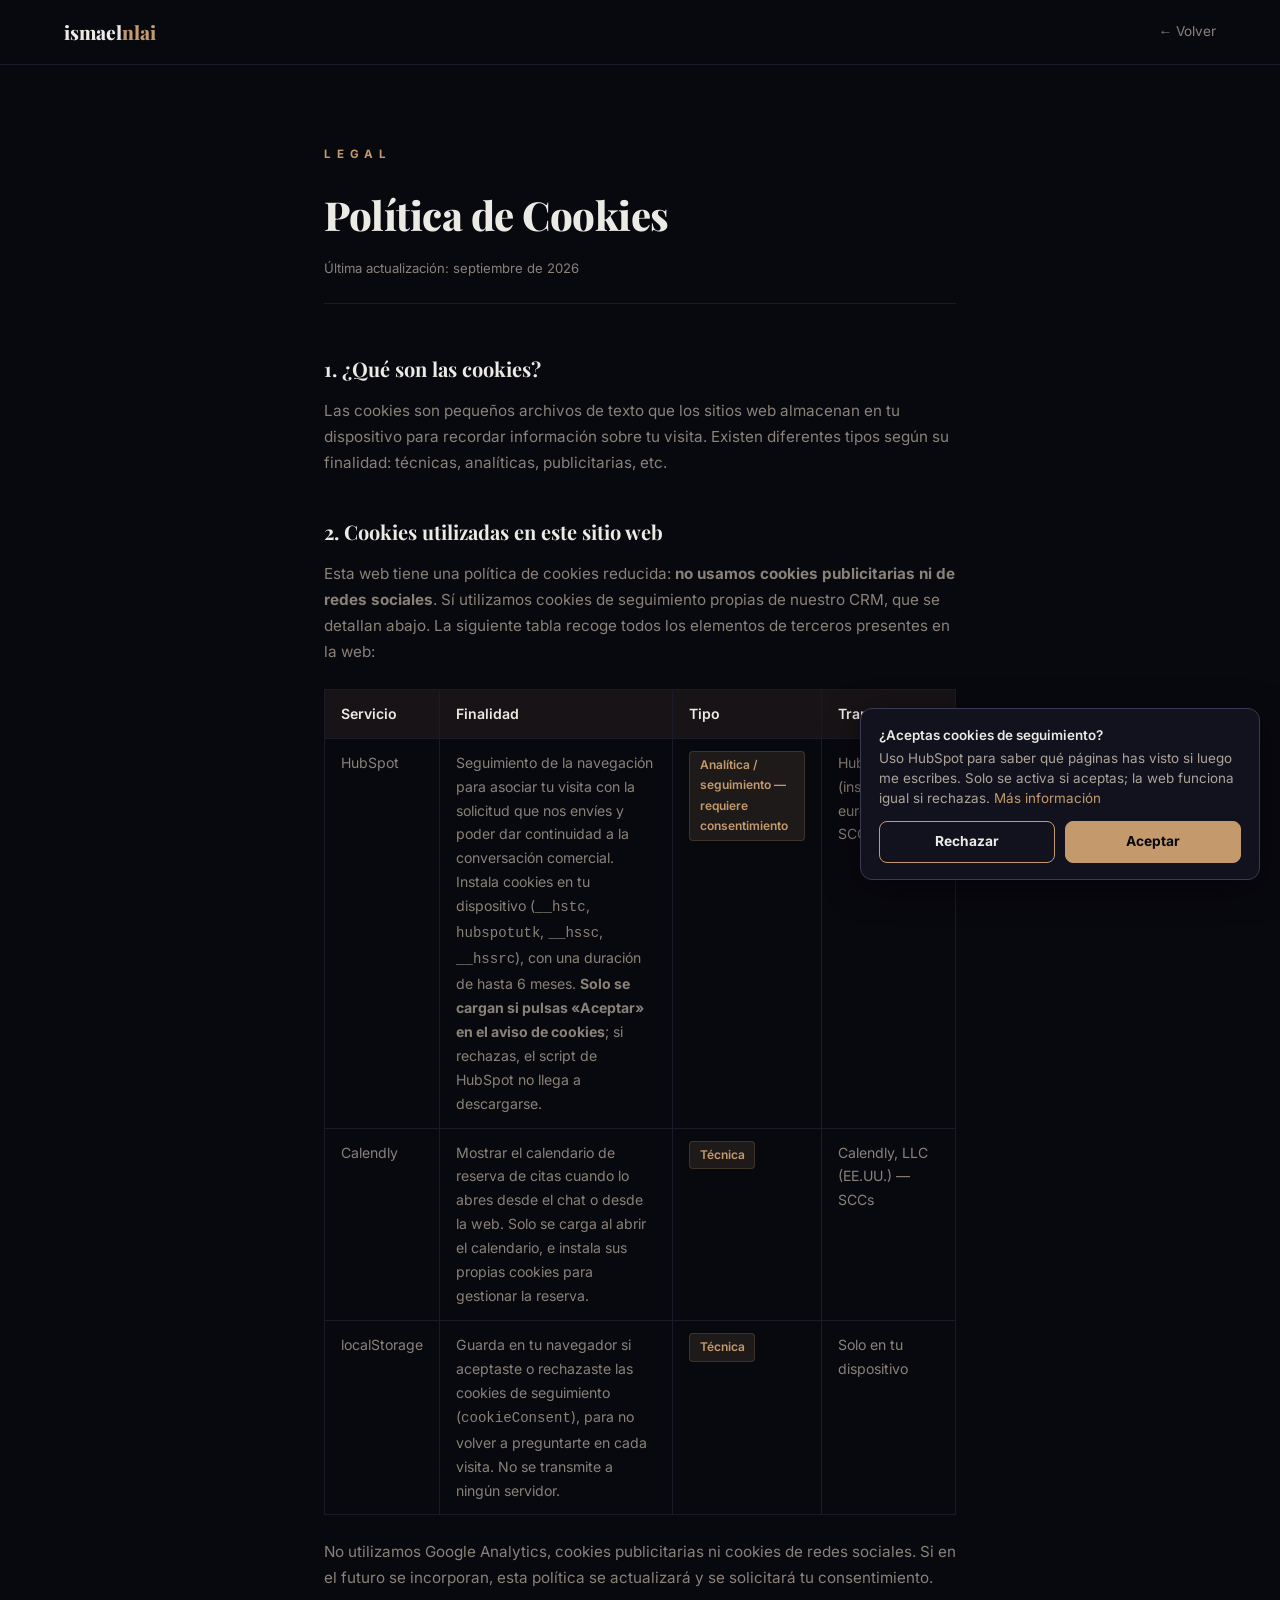
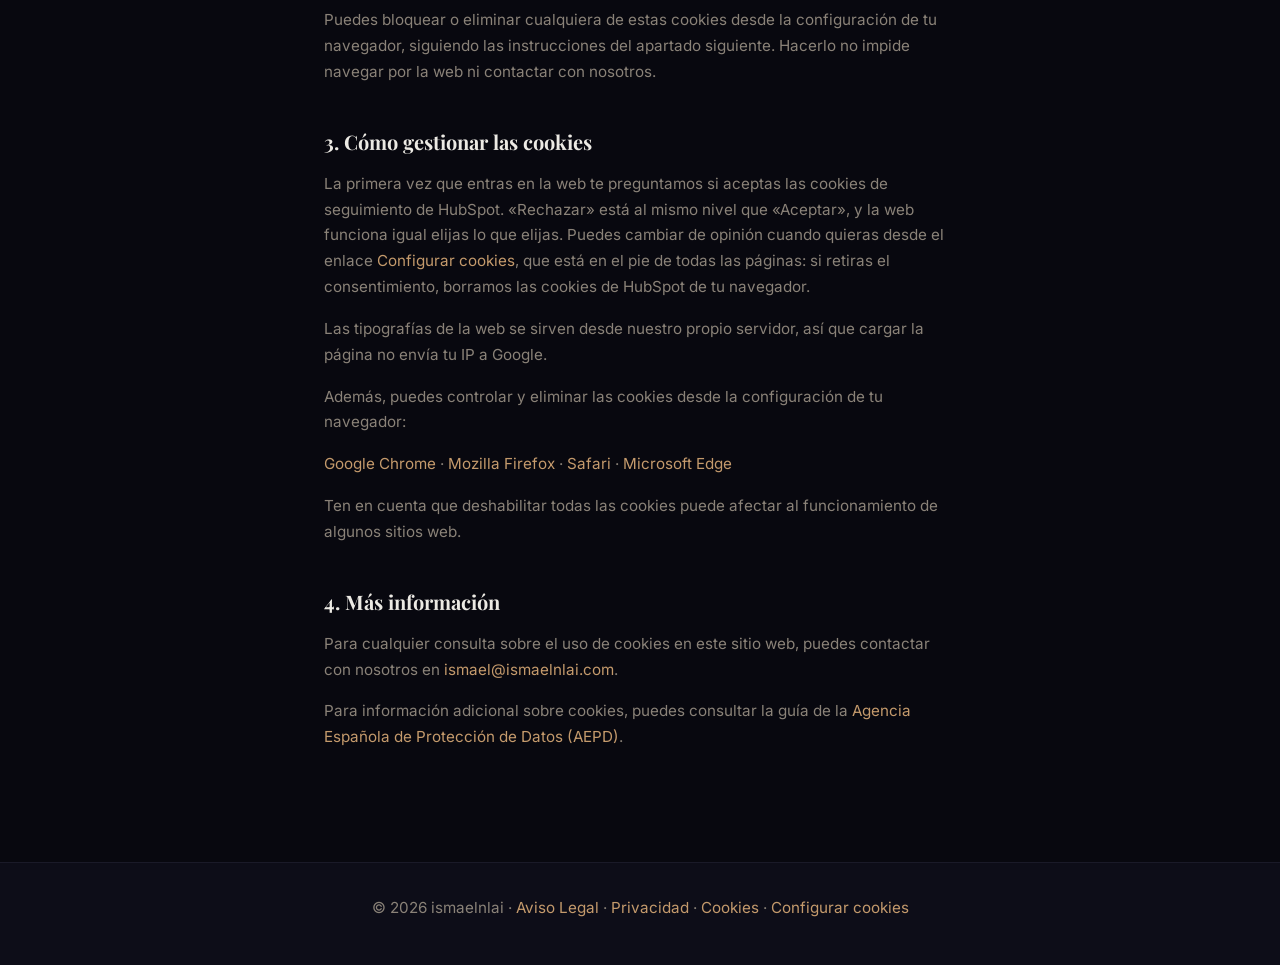
<file: cookies.html>
<!DOCTYPE html>
<html lang="es">
<head>
  <meta charset="UTF-8">
  <meta name="viewport" content="width=device-width, initial-scale=1.0">
  <title>Política de Cookies | ismaelnlai</title>
  <link rel="icon" href="/favicon.svg" type="image/svg+xml">
  <link rel="icon" href="/favicon.ico" sizes="any">
  <meta name="robots" content="noindex, follow">
  <link rel="preload" href="/assets/fonts/inter-latin.woff2" as="font" type="font/woff2" crossorigin>
  <link rel="preload" href="/assets/fonts/playfair-display-latin.woff2" as="font" type="font/woff2" crossorigin>
  <link rel="stylesheet" href="/assets/fonts/fonts.css">
  <style>
    :root {
      --accent: #C49A6C; --bg: #08080F; --bg-2: #0D0D18;
      --text: #ECEAE4; --text-2: #8A8278; --border: #1A1A28;
    }
    * { margin:0; padding:0; box-sizing:border-box; }
    body { font-family:'Inter',sans-serif; background:var(--bg); color:var(--text); line-height:1.7; }

    header { border-bottom:1px solid var(--border); padding:0 5%; }
    .nav { max-width:1200px; margin:0 auto; height:64px; display:flex; align-items:center; justify-content:space-between; }
    .logo { font-family:'Playfair Display',serif; font-size:1.2rem; font-weight:800; color:var(--text); text-decoration:none; }
    .logo span { color:var(--accent); }
    .back { font-size:0.85rem; color:var(--text-2); text-decoration:none; transition:color 0.2s; }
    .back:hover { color:var(--accent); }

    .content { max-width:760px; margin:0 auto; padding:5rem 5% 6rem; }
    .page-label { font-size:0.72rem; font-weight:700; letter-spacing:0.5em; text-transform:uppercase; color:var(--accent); margin-bottom:1rem; }
    h1 { font-family:'Playfair Display',serif; font-size:2.5rem; font-weight:800; margin-bottom:0.5rem; letter-spacing:-0.5px; }
    .updated { font-size:0.82rem; color:var(--text-2); margin-bottom:3rem; border-bottom:1px solid var(--border); padding-bottom:1.5rem; }

    h2 { font-family:'Playfair Display',serif; font-size:1.25rem; font-weight:700; margin:2.5rem 0 0.75rem; color:var(--text); }
    p { color:var(--text-2); font-size:0.95rem; margin-bottom:1rem; }
    a { color:var(--accent); text-decoration:none; }
    a:hover { text-decoration:underline; }
    table { width:100%; border-collapse:collapse; margin:1.5rem 0; font-size:0.88rem; }
    th { text-align:left; padding:0.75rem 1rem; background:rgba(196,154,108,0.08); color:var(--text); font-weight:600; border:1px solid var(--border); }
    td { padding:0.75rem 1rem; color:var(--text-2); border:1px solid var(--border); vertical-align:top; }
    .badge { display:inline-block; padding:0.2rem 0.6rem; border-radius:4px; font-size:0.75rem; font-weight:600; background:rgba(196,154,108,0.12); color:var(--accent); border:1px solid rgba(196,154,108,0.2); }

    footer { border-top:1px solid var(--border); padding:2rem 5%; text-align:center; color:var(--text-2); font-size:0.82rem; background:var(--bg-2); }
  </style>
</head>
<body>

<header>
  <nav class="nav">
    <a href="/" class="logo">ismael<span>nlai</span></a>
    <a href="/" class="back">← Volver</a>
  </nav>
</header>

<div class="content">
  <p class="page-label">Legal</p>
  <h1>Política de Cookies</h1>
  <p class="updated">Última actualización: septiembre de 2026</p>

  <h2>1. ¿Qué son las cookies?</h2>
  <p>Las cookies son pequeños archivos de texto que los sitios web almacenan en tu dispositivo para recordar información sobre tu visita. Existen diferentes tipos según su finalidad: técnicas, analíticas, publicitarias, etc.</p>

  <h2>2. Cookies utilizadas en este sitio web</h2>
  <p>Esta web tiene una política de cookies reducida: <strong>no usamos cookies publicitarias ni de redes sociales</strong>. Sí utilizamos cookies de seguimiento propias de nuestro CRM, que se detallan abajo. La siguiente tabla recoge todos los elementos de terceros presentes en la web:</p>

  <table>
    <tr>
      <th>Servicio</th>
      <th>Finalidad</th>
      <th>Tipo</th>
      <th>Transferencia</th>
    </tr>
    <tr>
      <td>HubSpot</td>
      <td>Seguimiento de la navegación para asociar tu visita con la solicitud que nos envíes y poder dar continuidad a la conversación comercial. Instala cookies en tu dispositivo (<code>__hstc</code>, <code>hubspotutk</code>, <code>__hssc</code>, <code>__hssrc</code>), con una duración de hasta 6 meses. <strong>Solo se cargan si pulsas «Aceptar» en el aviso de cookies</strong>; si rechazas, el script de HubSpot no llega a descargarse.</td>
      <td><span class="badge">Analítica / seguimiento — requiere consentimiento</span></td>
      <td>HubSpot, Inc. (instancia europea) — SCCs</td>
    </tr>
    <tr>
      <td>Calendly</td>
      <td>Mostrar el calendario de reserva de citas cuando lo abres desde el chat o desde la web. Solo se carga al abrir el calendario, e instala sus propias cookies para gestionar la reserva.</td>
      <td><span class="badge">Técnica</span></td>
      <td>Calendly, LLC (EE.UU.) — SCCs</td>
    </tr>
    <tr>
      <td>localStorage</td>
      <td>Guarda en tu navegador si aceptaste o rechazaste las cookies de seguimiento (<code>cookieConsent</code>), para no volver a preguntarte en cada visita. No se transmite a ningún servidor.</td>
      <td><span class="badge">Técnica</span></td>
      <td>Solo en tu dispositivo</td>
    </tr>
  </table>

  <p>No utilizamos Google Analytics, cookies publicitarias ni cookies de redes sociales. Si en el futuro se incorporan, esta política se actualizará y se solicitará tu consentimiento.</p>

  <p>Puedes bloquear o eliminar cualquiera de estas cookies desde la configuración de tu navegador, siguiendo las instrucciones del apartado siguiente. Hacerlo no impide navegar por la web ni contactar con nosotros.</p>

  <h2>3. Cómo gestionar las cookies</h2>
  <p>La primera vez que entras en la web te preguntamos si aceptas las cookies de seguimiento de HubSpot. «Rechazar» está al mismo nivel que «Aceptar», y la web funciona igual elijas lo que elijas. Puedes cambiar de opinión cuando quieras desde el enlace <a href="/cookies" data-cookie-settings>Configurar cookies</a>, que está en el pie de todas las páginas: si retiras el consentimiento, borramos las cookies de HubSpot de tu navegador.</p>
  <p>Las tipografías de la web se sirven desde nuestro propio servidor, así que cargar la página no envía tu IP a Google.</p>
  <p>Además, puedes controlar y eliminar las cookies desde la configuración de tu navegador:</p>
  <p>
    <a href="https://support.google.com/chrome/answer/95647" target="_blank" rel="noopener">Google Chrome</a> ·
    <a href="https://support.mozilla.org/es/kb/habilitar-y-deshabilitar-cookies-sitios-web-rastrear-preferencias" target="_blank" rel="noopener">Mozilla Firefox</a> ·
    <a href="https://support.apple.com/es-es/HT201265" target="_blank" rel="noopener">Safari</a> ·
    <a href="https://support.microsoft.com/es-es/microsoft-edge/eliminar-las-cookies-en-microsoft-edge-63947406-40ac-c3b8-57b9-2a946a29ae09" target="_blank" rel="noopener">Microsoft Edge</a>
  </p>
  <p>Ten en cuenta que deshabilitar todas las cookies puede afectar al funcionamiento de algunos sitios web.</p>

  <h2>4. Más información</h2>
  <p>Para cualquier consulta sobre el uso de cookies en este sitio web, puedes contactar con nosotros en <a href="mailto:ismael@ismaelnlai.com">ismael@ismaelnlai.com</a>.</p>
  <p>Para información adicional sobre cookies, puedes consultar la guía de la <a href="https://www.aepd.es/es/areas-de-actuacion/internet-y-redes-sociales/cookies" target="_blank" rel="noopener">Agencia Española de Protección de Datos (AEPD)</a>.</p>
</div>

<footer>
  <p>&copy; 2026 ismaelnlai · <a href="/aviso-legal">Aviso Legal</a> · <a href="/privacidad">Privacidad</a> · <a href="/cookies">Cookies</a> · <a href="/cookies" data-cookie-settings>Configurar cookies</a></p>
</footer>

<script src="/consent.js" defer></script>
</body>
</html>
</file>
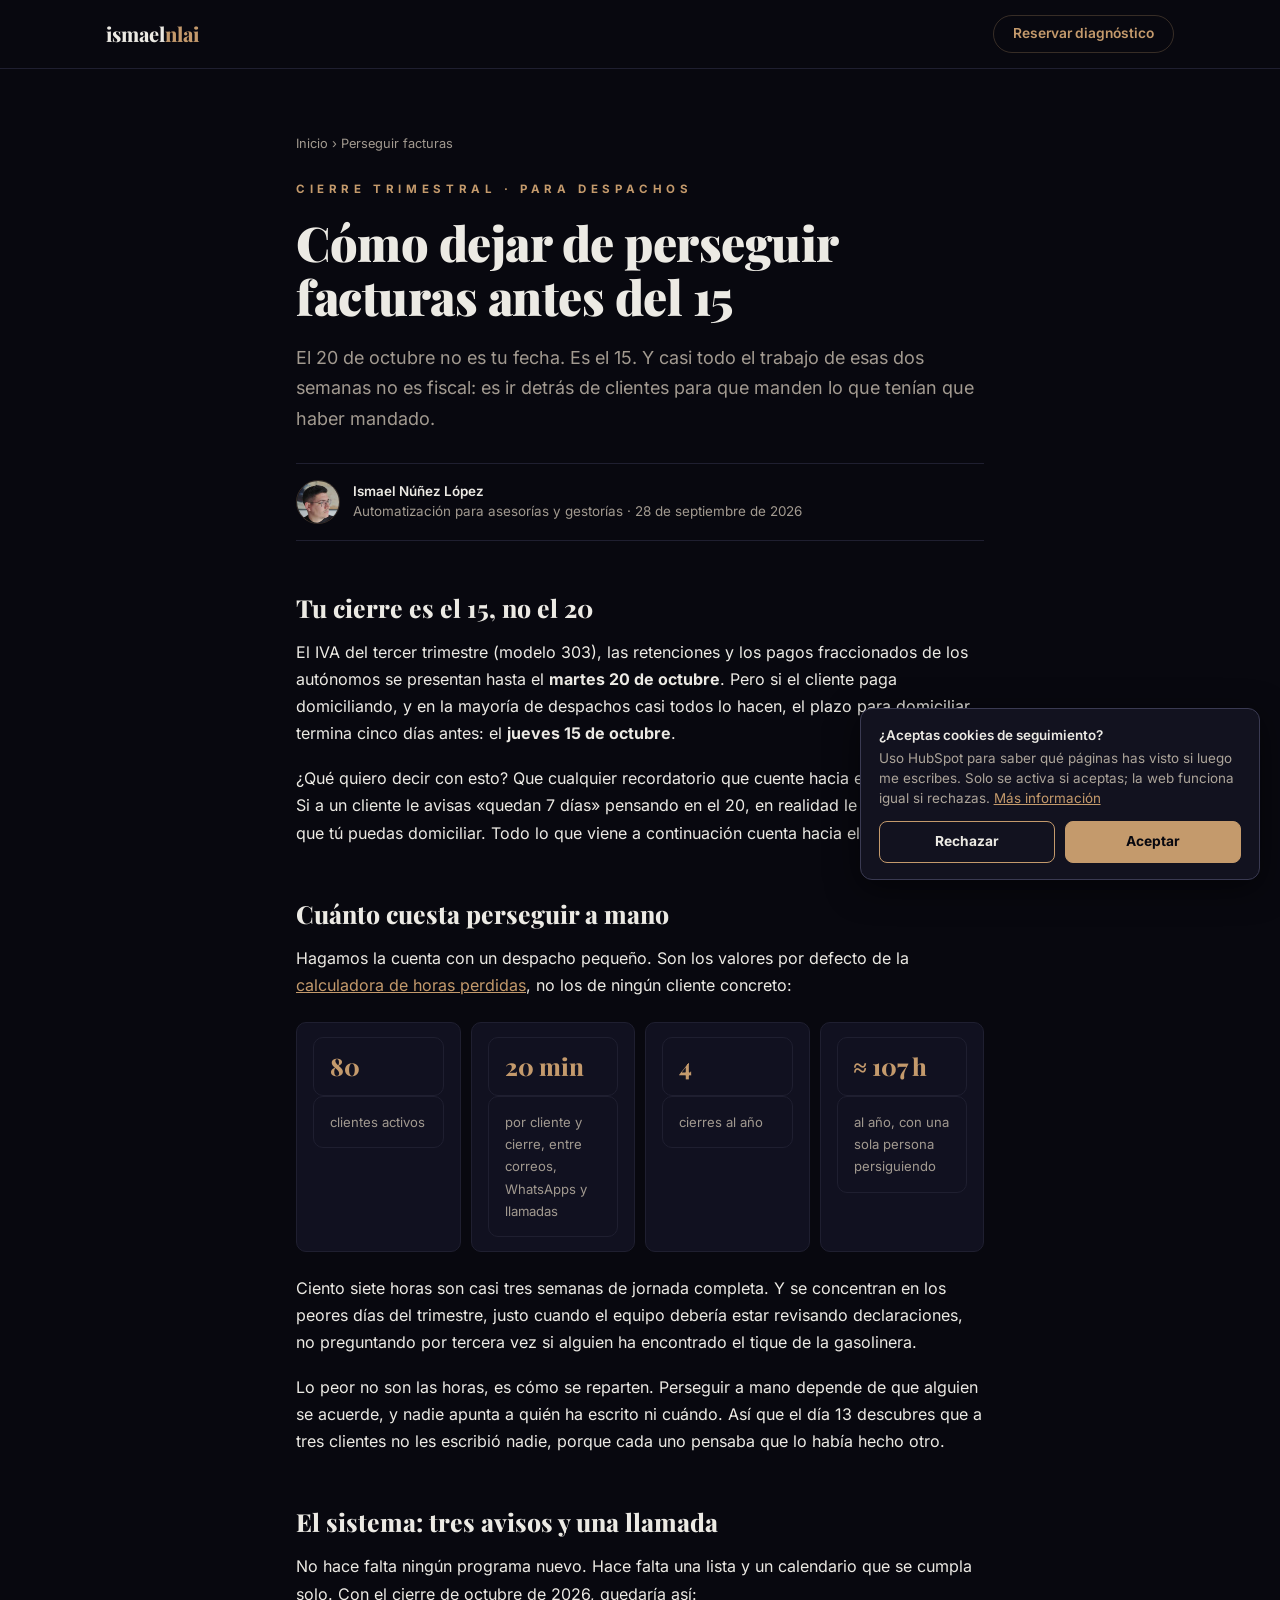
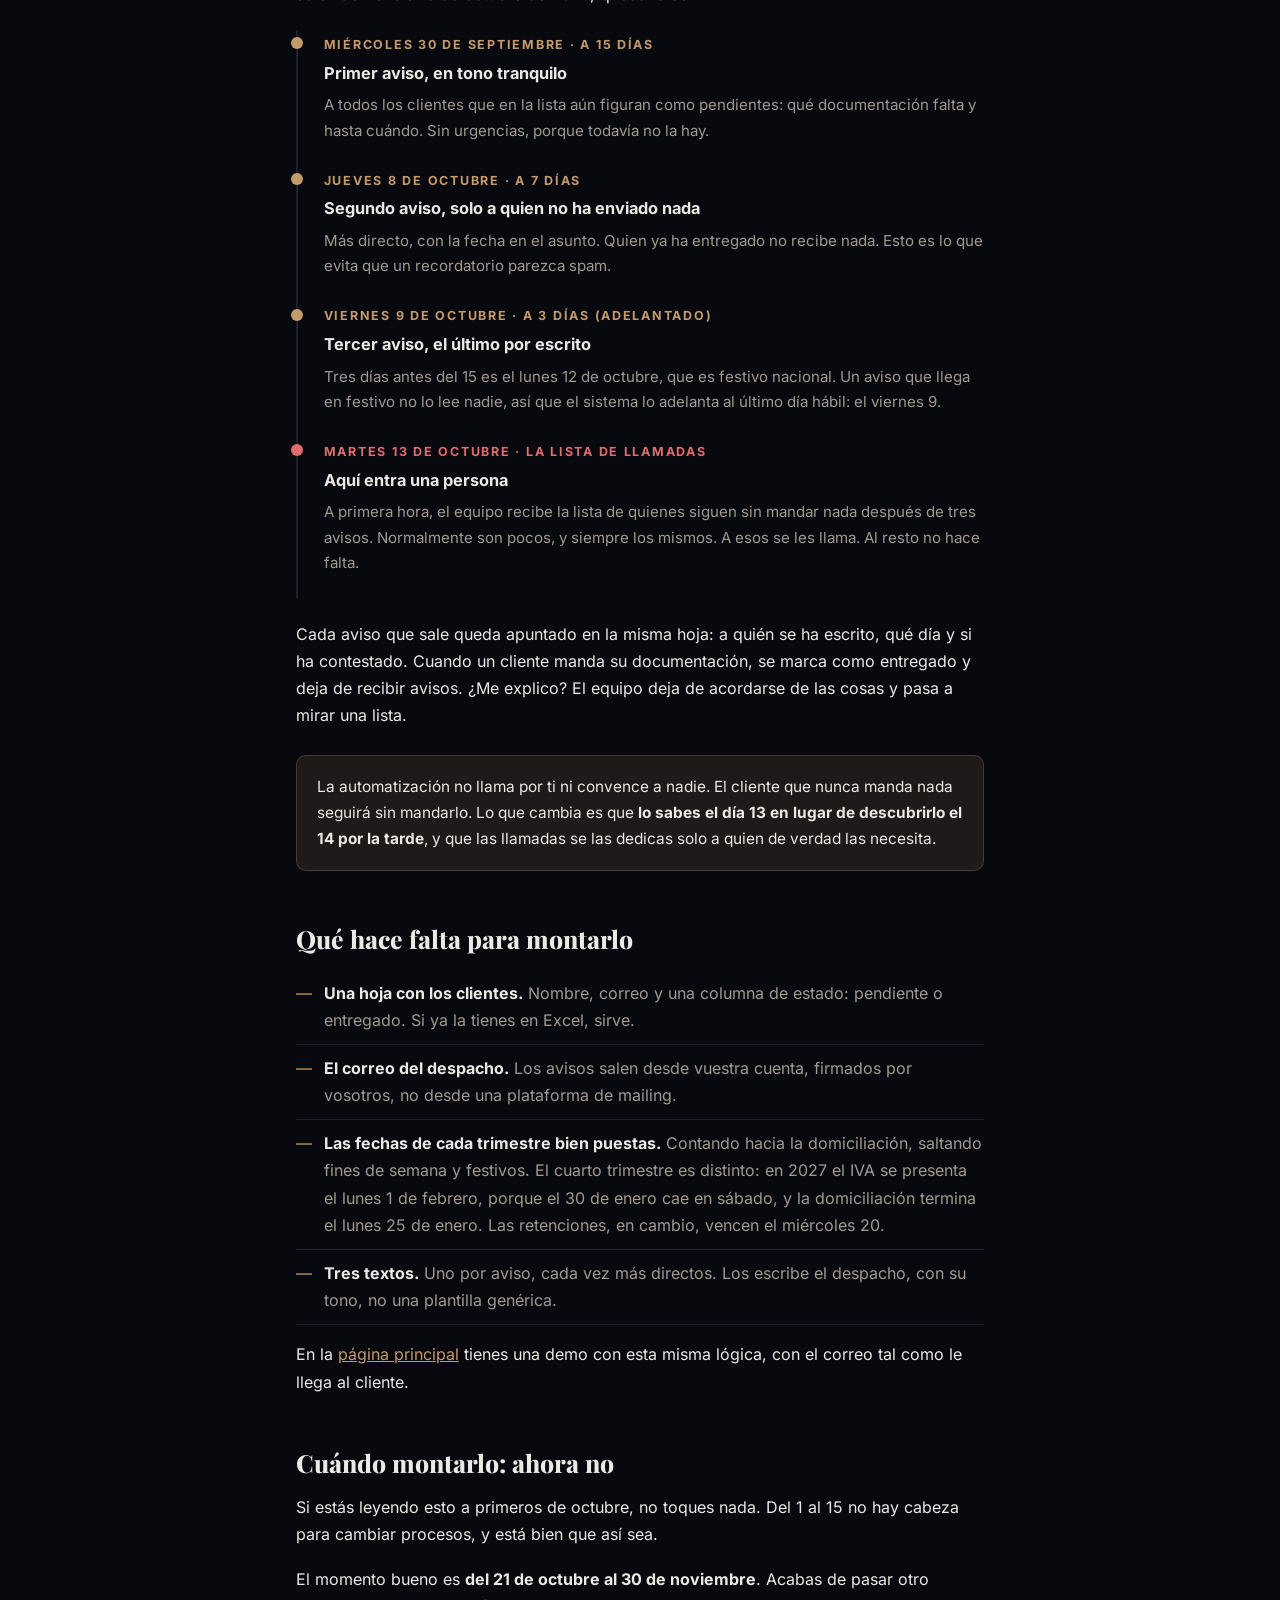
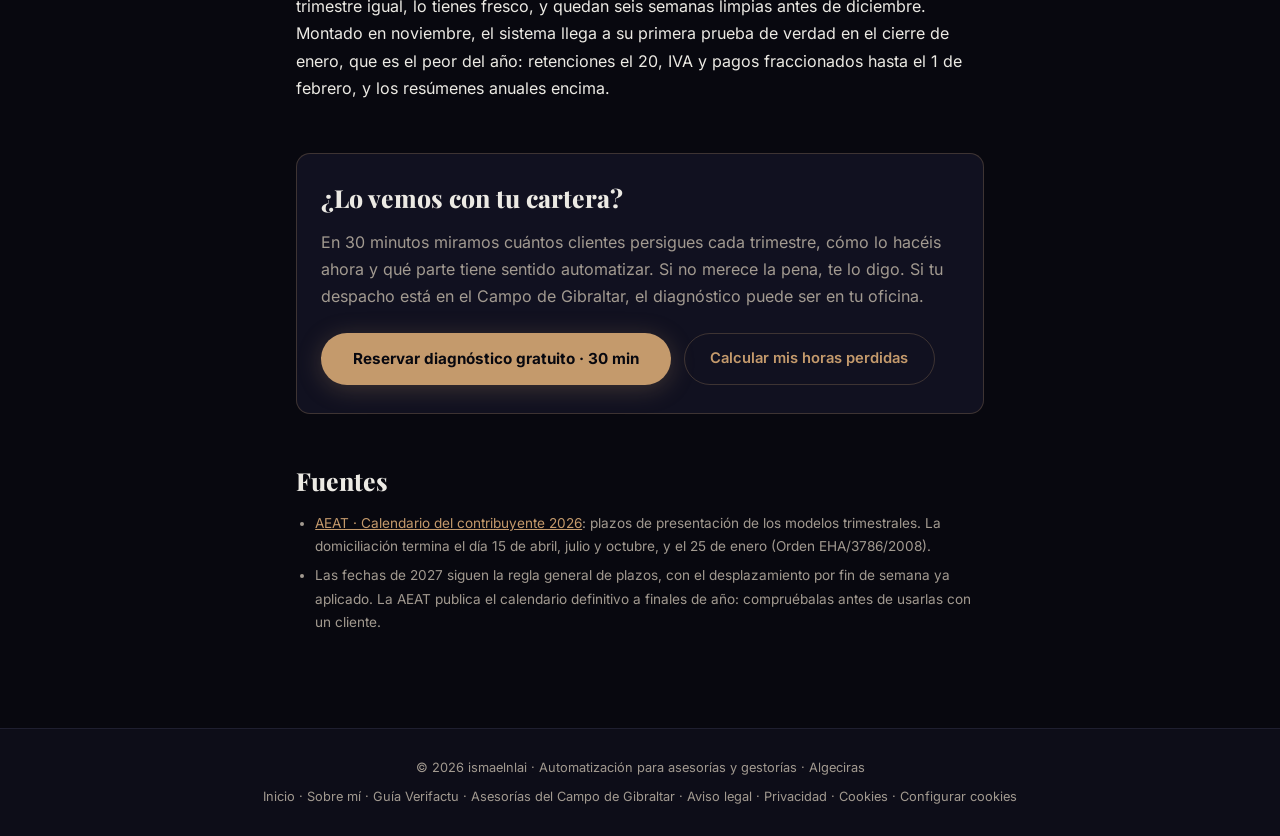
<file: perseguir-facturas-cierre-trimestral.html>
<!DOCTYPE html>
<html lang="es">
<head>
  <meta charset="UTF-8">
  <meta name="viewport" content="width=device-width, initial-scale=1.0">
  <title>Cómo dejar de perseguir facturas en el cierre trimestral | ismaelnlai</title>
  <link rel="icon" href="/favicon.svg" type="image/svg+xml">
  <link rel="icon" href="/favicon.ico" sizes="any">
  <meta name="description" content="El trimestre de un despacho cierra el 15, no el 20. Cómo montar avisos a 15, 7 y 3 días y qué hacer con el cliente que nunca contesta.">
  <link rel="canonical" href="https://ismaelnlai.com/perseguir-facturas-cierre-trimestral">

  <meta property="og:type"        content="article">
  <meta property="og:url"         content="https://ismaelnlai.com/perseguir-facturas-cierre-trimestral">
  <meta property="og:title"       content="Cómo dejar de perseguir facturas antes del 15">
  <meta property="og:description" content="El cierre de un despacho no es el 20, es el 15. Avisos escalonados, un registro de quién ha entregado y una llamada solo para quien de verdad hace falta.">
  <meta property="og:image"       content="https://ismaelnlai.com/assets/og-image.png">
  <meta property="og:locale"      content="es_ES">
  <meta property="og:site_name"   content="ismaelnlai">

  <link rel="preload" href="/assets/fonts/inter-latin.woff2" as="font" type="font/woff2" crossorigin>
  <link rel="preload" href="/assets/fonts/playfair-display-latin.woff2" as="font" type="font/woff2" crossorigin>
  <link rel="stylesheet" href="/assets/fonts/fonts.css">

  <script type="application/ld+json">
  {
    "@context": "https://schema.org",
    "@graph": [
      {
        "@type": "Article",
        "@id": "https://ismaelnlai.com/perseguir-facturas-cierre-trimestral#article",
        "headline": "Cómo dejar de perseguir facturas antes del 15",
        "description": "La fecha que cierra el trimestre de un despacho es el 15, no el 20. Cómo montar avisos a 15, 7 y 3 días, qué hacer con el cliente que nunca contesta y cuándo conviene implantarlo.",
        "datePublished": "2026-09-28",
        "dateModified": "2026-10-21",
        "inLanguage": "es-ES",
        "mainEntityOfPage": "https://ismaelnlai.com/perseguir-facturas-cierre-trimestral",
        "image": "https://ismaelnlai.com/assets/og-image.png",
        "author": { "@id": "https://ismaelnlai.com/#person", "@type": "Person", "name": "Ismael Núñez López", "url": "https://ismaelnlai.com/sobre-mi" },
        "publisher": { "@id": "https://ismaelnlai.com/#organization", "@type": "Organization", "name": "ismaelnlai", "url": "https://ismaelnlai.com" },
        "about": ["Cierre trimestral de IVA", "Asesorías fiscales", "Automatización de recordatorios"]
      },
      {
        "@type": "BreadcrumbList",
        "itemListElement": [
          { "@type": "ListItem", "position": 1, "name": "Inicio", "item": "https://ismaelnlai.com/" },
          { "@type": "ListItem", "position": 2, "name": "Cómo dejar de perseguir facturas antes del 15", "item": "https://ismaelnlai.com/perseguir-facturas-cierre-trimestral" }
        ]
      }
    ]
  }
  </script>

  <style>
    :root {
      --accent:        #C49A6C;
      --accent-dark:   #A87E54;
      --accent-glow:   rgba(196,154,108,0.12);
      --accent-border: rgba(196,154,108,0.25);
      --bg:            #08080F;
      --bg-2:          #0D0D18;
      --bg-card:       #111120;
      --text:          #ECEAE4;
      --text-2:        #A29A90;
      --border:        #1F1F30;
      --red:           #E06C6C;
      --radius:        10px;
      --ease-out:      cubic-bezier(0.22, 1, 0.36, 1);
    }
    * { margin:0; padding:0; box-sizing:border-box; }
    html { scroll-behavior:smooth; }
    body { font-family:'Inter', system-ui, sans-serif; background:var(--bg); color:var(--text); line-height:1.7; }
    a { color:var(--accent); }

    header { border-bottom:1px solid var(--border); }
    .nav { max-width:1100px; margin:0 auto; padding:0 16px; height:68px; display:flex; align-items:center; justify-content:space-between; }
    .logo { font-family:'Playfair Display', serif; font-size:1.25rem; font-weight:800; color:var(--text); text-decoration:none; }
    .logo span { color:var(--accent); }
    .btn-outline { display:inline-flex; align-items:center; height:38px; padding:0 1.2rem; border:1px solid var(--accent-border); color:var(--accent); border-radius:100px; font-size:.86rem; font-weight:600; text-decoration:none; background:transparent; font-family:inherit; cursor:pointer; }
    .btn-outline:hover { background:var(--accent); color:var(--bg); }

    main { max-width:720px; margin:0 auto; padding:64px 16px 40px; }
    .crumbs { font-size:.8rem; color:var(--text-2); margin-bottom:1.6rem; }
    .crumbs a { color:var(--text-2); text-decoration:none; }
    .crumbs a:hover { color:var(--accent); }
    .label { font-size:.72rem; font-weight:700; letter-spacing:.4em; text-transform:uppercase; color:var(--accent); margin-bottom:1rem; }
    h1 { font-family:'Playfair Display', serif; font-size:clamp(2rem, 5vw, 3rem); font-weight:900; line-height:1.12; letter-spacing:-.5px; margin-bottom:1.2rem; text-wrap:balance; }
    .lead { font-size:1.12rem; color:var(--text-2); margin-bottom:1.8rem; }
    h2 { font-family:'Playfair Display', serif; font-size:1.55rem; font-weight:800; margin:3.2rem 0 1rem; line-height:1.25; }
    p + p { margin-top:1.1rem; }
    strong { color:var(--text); }

    .byline { display:flex; align-items:center; gap:.8rem; padding:1rem 0; border-top:1px solid var(--border); border-bottom:1px solid var(--border); margin-bottom:2.4rem; }
    .byline img { width:44px; height:44px; border-radius:50%; object-fit:cover; border:1px solid var(--accent-border); }
    .byline p { font-size:.84rem; color:var(--text-2); line-height:1.45; }
    .byline strong { display:block; font-weight:600; }

    .callout { background:var(--accent-glow); border:1px solid var(--accent-border); border-radius:var(--radius); padding:18px 20px; margin:1.6rem 0; }
    .callout p { font-size:.96rem; }

    .math { display:grid; grid-template-columns:repeat(auto-fit, minmax(140px, 1fr)); gap:10px; margin:1.4rem 0; }
    .math div { background:var(--bg-card); border:1px solid var(--border); border-radius:var(--radius); padding:14px 16px; }
    .math .n { font-family:'Playfair Display', serif; font-size:1.5rem; font-weight:800; color:var(--accent); line-height:1.2; }
    .math .t { font-size:.82rem; color:var(--text-2); }

    .timeline { list-style:none; margin:1.4rem 0; border-left:2px solid var(--border); padding-left:0; }
    .timeline li { position:relative; padding:0 0 1.4rem 1.6rem; }
    .timeline li::before { content:''; position:absolute; left:-7px; top:.45rem; width:12px; height:12px; border-radius:50%; background:var(--accent); }
    .timeline li.stop::before { background:var(--red); }
    .timeline .when { font-size:.78rem; font-weight:700; letter-spacing:.14em; text-transform:uppercase; color:var(--accent); }
    .timeline li.stop .when { color:var(--red); }
    .timeline h3 { font-size:1.02rem; margin:.15rem 0 .3rem; }
    .timeline p { font-size:.94rem; color:var(--text-2); }

    ul.clean { list-style:none; margin:1rem 0; }
    ul.clean li { padding:10px 0 10px 28px; border-bottom:1px solid var(--border); position:relative; color:var(--text-2); }
    ul.clean li strong { color:var(--text); }
    ul.clean li::before { content:'—'; position:absolute; left:0; color:var(--accent); }

    .final { background:var(--bg-card); border:1px solid var(--accent-border); border-radius:14px; padding:28px 24px; margin:3.2rem 0 1rem; }
    .final h2 { margin-top:0; }
    .final p { color:var(--text-2); }
    .ctas { display:flex; flex-wrap:wrap; gap:.8rem; margin-top:1.4rem; }
    .btn-primary { display:inline-flex; align-items:center; gap:.5rem; height:52px; padding:0 2rem; background:var(--accent); color:var(--bg); border:none; border-radius:100px; font:inherit; font-size:.95rem; font-weight:700; cursor:pointer; text-decoration:none; box-shadow:0 4px 24px rgba(196,154,108,.25); transition:background .2s var(--ease-out), transform .2s var(--ease-out); }
    .btn-primary:hover { background:var(--accent-dark); transform:translateY(-2px); }
    .ctas .btn-outline { height:52px; padding:0 1.6rem; font-size:.92rem; }

    .sources { font-size:.85rem; color:var(--text-2); }
    .sources li { margin:6px 0 6px 1.2rem; }

    footer { border-top:1px solid var(--border); margin-top:3rem; padding:28px 16px; text-align:center; font-size:.8rem; color:var(--text-2); background:var(--bg-2); }
    footer a { color:var(--text-2); text-decoration:none; }
    footer a:hover { color:var(--accent); }

    @media (max-width:600px) {
      .ctas { flex-direction:column; }
      .ctas .btn-primary, .ctas .btn-outline { justify-content:center; }
    }
  </style>
</head>
<body>

<header>
  <nav class="nav">
    <a href="/" class="logo">ismael<span>nlai</span></a>
    <a href="https://calendly.com/ismaelnlai/diagnostico?utm_source=web&amp;utm_campaign=articulo-facturas" class="btn-outline" data-calendly target="_blank" rel="noopener">Reservar diagnóstico</a>
  </nav>
</header>

<main>
  <p class="crumbs"><a href="/">Inicio</a> › Perseguir facturas</p>
  <p class="label">Cierre trimestral · para despachos</p>
  <h1>Cómo dejar de perseguir facturas antes del 15</h1>
  <p class="lead">El 20 de octubre no es tu fecha. Es el 15. Y casi todo el trabajo de esas dos semanas no es fiscal: es ir detrás de clientes para que manden lo que tenían que haber mandado.</p>

  <div class="byline">
    <img src="/assets/ismael-avatar.jpg" alt="Ismael Núñez López" width="44" height="44">
    <p><strong>Ismael Núñez López</strong>Automatización para asesorías y gestorías · 28 de septiembre de 2026</p>
  </div>

  <h2>Tu cierre es el 15, no el 20</h2>
  <p>El IVA del tercer trimestre (modelo 303), las retenciones y los pagos fraccionados de los autónomos se presentan hasta el <strong>martes 20 de octubre</strong>. Pero si el cliente paga domiciliando, y en la mayoría de despachos casi todos lo hacen, el plazo para domiciliar termina cinco días antes: el <strong>jueves 15 de octubre</strong>.</p>
  <p>¿Qué quiero decir con esto? Que cualquier recordatorio que cuente hacia el 20 llega tarde. Si a un cliente le avisas «quedan 7 días» pensando en el 20, en realidad le quedan 2 para que tú puedas domiciliar. Todo lo que viene a continuación cuenta hacia el 15.</p>

  <h2>Cuánto cuesta perseguir a mano</h2>
  <p>Hagamos la cuenta con un despacho pequeño. Son los valores por defecto de la <a href="/calculadora">calculadora de horas perdidas</a>, no los de ningún cliente concreto:</p>
  <div class="math">
    <div><div class="n">80</div><div class="t">clientes activos</div></div>
    <div><div class="n">20 min</div><div class="t">por cliente y cierre, entre correos, WhatsApps y llamadas</div></div>
    <div><div class="n">4</div><div class="t">cierres al año</div></div>
    <div><div class="n">≈ 107 h</div><div class="t">al año, con una sola persona persiguiendo</div></div>
  </div>
  <p>Ciento siete horas son casi tres semanas de jornada completa. Y se concentran en los peores días del trimestre, justo cuando el equipo debería estar revisando declaraciones, no preguntando por tercera vez si alguien ha encontrado el tique de la gasolinera.</p>
  <p>Lo peor no son las horas, es cómo se reparten. Perseguir a mano depende de que alguien se acuerde, y nadie apunta a quién ha escrito ni cuándo. Así que el día 13 descubres que a tres clientes no les escribió nadie, porque cada uno pensaba que lo había hecho otro.</p>

  <h2>El sistema: tres avisos y una llamada</h2>
  <p>No hace falta ningún programa nuevo. Hace falta una lista y un calendario que se cumpla solo. Con el cierre de octubre de 2026, quedaría así:</p>
  <ol class="timeline">
    <li>
      <span class="when">Miércoles 30 de septiembre · a 15 días</span>
      <h3>Primer aviso, en tono tranquilo</h3>
      <p>A todos los clientes que en la lista aún figuran como pendientes: qué documentación falta y hasta cuándo. Sin urgencias, porque todavía no la hay.</p>
    </li>
    <li>
      <span class="when">Jueves 8 de octubre · a 7 días</span>
      <h3>Segundo aviso, solo a quien no ha enviado nada</h3>
      <p>Más directo, con la fecha en el asunto. Quien ya ha entregado no recibe nada. Esto es lo que evita que un recordatorio parezca spam.</p>
    </li>
    <li>
      <span class="when">Viernes 9 de octubre · a 3 días (adelantado)</span>
      <h3>Tercer aviso, el último por escrito</h3>
      <p>Tres días antes del 15 es el lunes 12 de octubre, que es festivo nacional. Un aviso que llega en festivo no lo lee nadie, así que el sistema lo adelanta al último día hábil: el viernes 9.</p>
    </li>
    <li class="stop">
      <span class="when">Martes 13 de octubre · la lista de llamadas</span>
      <h3>Aquí entra una persona</h3>
      <p>A primera hora, el equipo recibe la lista de quienes siguen sin mandar nada después de tres avisos. Normalmente son pocos, y siempre los mismos. A esos se les llama. Al resto no hace falta.</p>
    </li>
  </ol>
  <p>Cada aviso que sale queda apuntado en la misma hoja: a quién se ha escrito, qué día y si ha contestado. Cuando un cliente manda su documentación, se marca como entregado y deja de recibir avisos. ¿Me explico? El equipo deja de acordarse de las cosas y pasa a mirar una lista.</p>

  <div class="callout">
    <p>La automatización no llama por ti ni convence a nadie. El cliente que nunca manda nada seguirá sin mandarlo. Lo que cambia es que <strong>lo sabes el día 13 en lugar de descubrirlo el 14 por la tarde</strong>, y que las llamadas se las dedicas solo a quien de verdad las necesita.</p>
  </div>

  <h2>Qué hace falta para montarlo</h2>
  <ul class="clean">
    <li><strong>Una hoja con los clientes.</strong> Nombre, correo y una columna de estado: pendiente o entregado. Si ya la tienes en Excel, sirve.</li>
    <li><strong>El correo del despacho.</strong> Los avisos salen desde vuestra cuenta, firmados por vosotros, no desde una plataforma de mailing.</li>
    <li><strong>Las fechas de cada trimestre bien puestas.</strong> Contando hacia la domiciliación, saltando fines de semana y festivos. El cuarto trimestre es distinto: en 2027 el IVA se presenta el lunes 1 de febrero, porque el 30 de enero cae en sábado, y la domiciliación termina el lunes 25 de enero. Las retenciones, en cambio, vencen el miércoles 20.</li>
    <li><strong>Tres textos.</strong> Uno por aviso, cada vez más directos. Los escribe el despacho, con su tono, no una plantilla genérica.</li>
  </ul>
  <p>En la <a href="/#demo">página principal</a> tienes una demo con esta misma lógica, con el correo tal como le llega al cliente.</p>

  <h2>Cuándo montarlo: ahora no</h2>
  <p>Si estás leyendo esto a primeros de octubre, no toques nada. Del 1 al 15 no hay cabeza para cambiar procesos, y está bien que así sea.</p>
  <p>El momento bueno es <strong>del 21 de octubre al 30 de noviembre</strong>. Acabas de pasar otro trimestre igual, lo tienes fresco, y quedan seis semanas limpias antes de diciembre. Montado en noviembre, el sistema llega a su primera prueba de verdad en el cierre de enero, que es el peor del año: retenciones el 20, IVA y pagos fraccionados hasta el 1 de febrero, y los resúmenes anuales encima.</p>

  <section class="final">
    <h2>¿Lo vemos con tu cartera?</h2>
    <p>En 30 minutos miramos cuántos clientes persigues cada trimestre, cómo lo hacéis ahora y qué parte tiene sentido automatizar. Si no merece la pena, te lo digo. Si tu despacho está en el Campo de Gibraltar, el diagnóstico puede ser en tu oficina.</p>
    <div class="ctas">
      <a href="https://calendly.com/ismaelnlai/diagnostico?utm_source=web&amp;utm_campaign=articulo-facturas" class="btn-primary" data-calendly target="_blank" rel="noopener">Reservar diagnóstico gratuito · 30 min</a>
      <a href="/calculadora" class="btn-outline">Calcular mis horas perdidas</a>
    </div>
  </section>

  <h2>Fuentes</h2>
  <ul class="sources">
    <li><a href="https://sede.agenciatributaria.gob.es/Sede/ayuda/calendario-contribuyente/calendario-contribuyente-2026.html" rel="noopener">AEAT · Calendario del contribuyente 2026</a>: plazos de presentación de los modelos trimestrales. La domiciliación termina el día 15 de abril, julio y octubre, y el 25 de enero (Orden EHA/3786/2008).</li>
    <li>Las fechas de 2027 siguen la regla general de plazos, con el desplazamiento por fin de semana ya aplicado. La AEAT publica el calendario definitivo a finales de año: compruébalas antes de usarlas con un cliente.</li>
  </ul>
</main>

<footer>
  <p>&copy; 2026 ismaelnlai · Automatización para asesorías y gestorías · Algeciras</p>
  <p style="margin-top:.5rem;"><a href="/">Inicio</a> · <a href="/sobre-mi">Sobre mí</a> · <a href="/verifactu">Guía Verifactu</a> · <a href="/asesorias-campo-de-gibraltar">Asesorías del Campo de Gibraltar</a> · <a href="/aviso-legal">Aviso legal</a> · <a href="/privacidad">Privacidad</a> · <a href="/cookies">Cookies</a> · <a href="/cookies" data-cookie-settings>Configurar cookies</a></p>
</footer>

<script src="/booking.js" defer></script>
<script src="/chat-widget.js"></script>
<script src="/consent.js" defer></script>
</body>
</html>
</file>
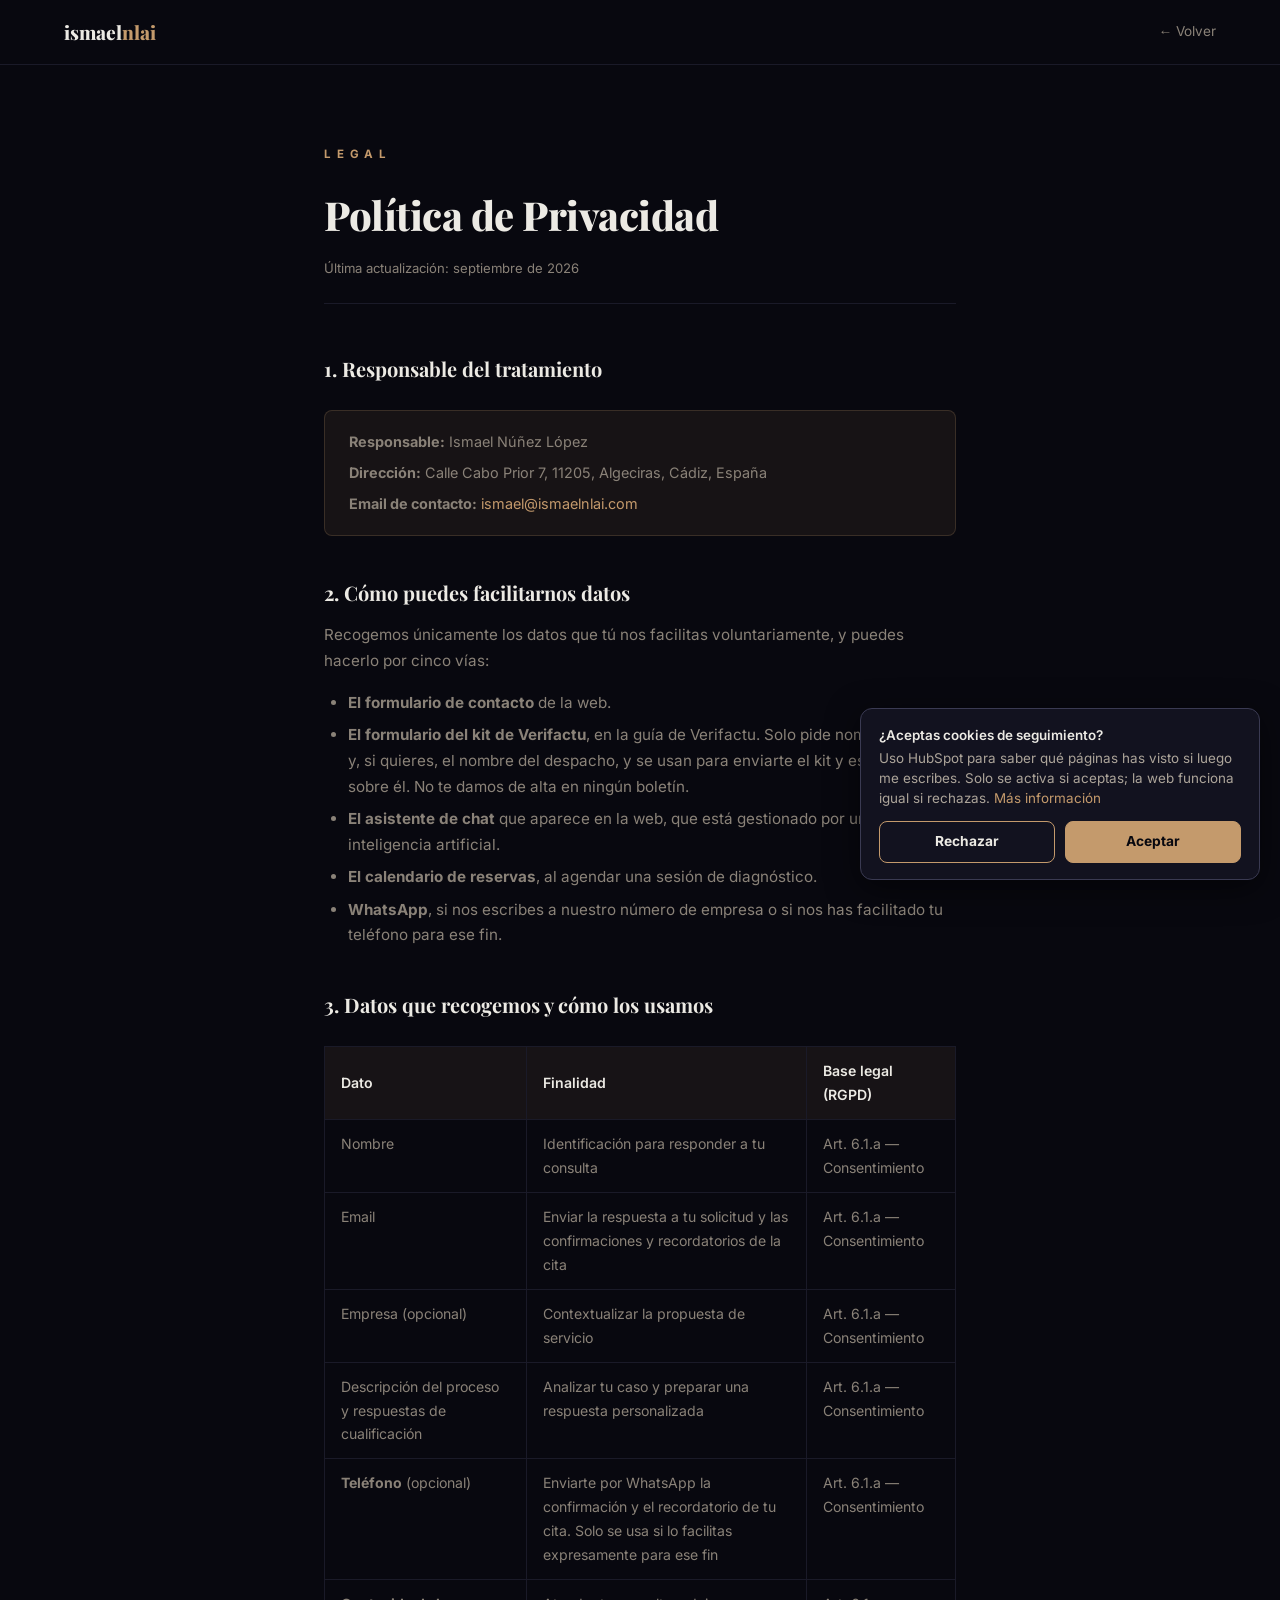
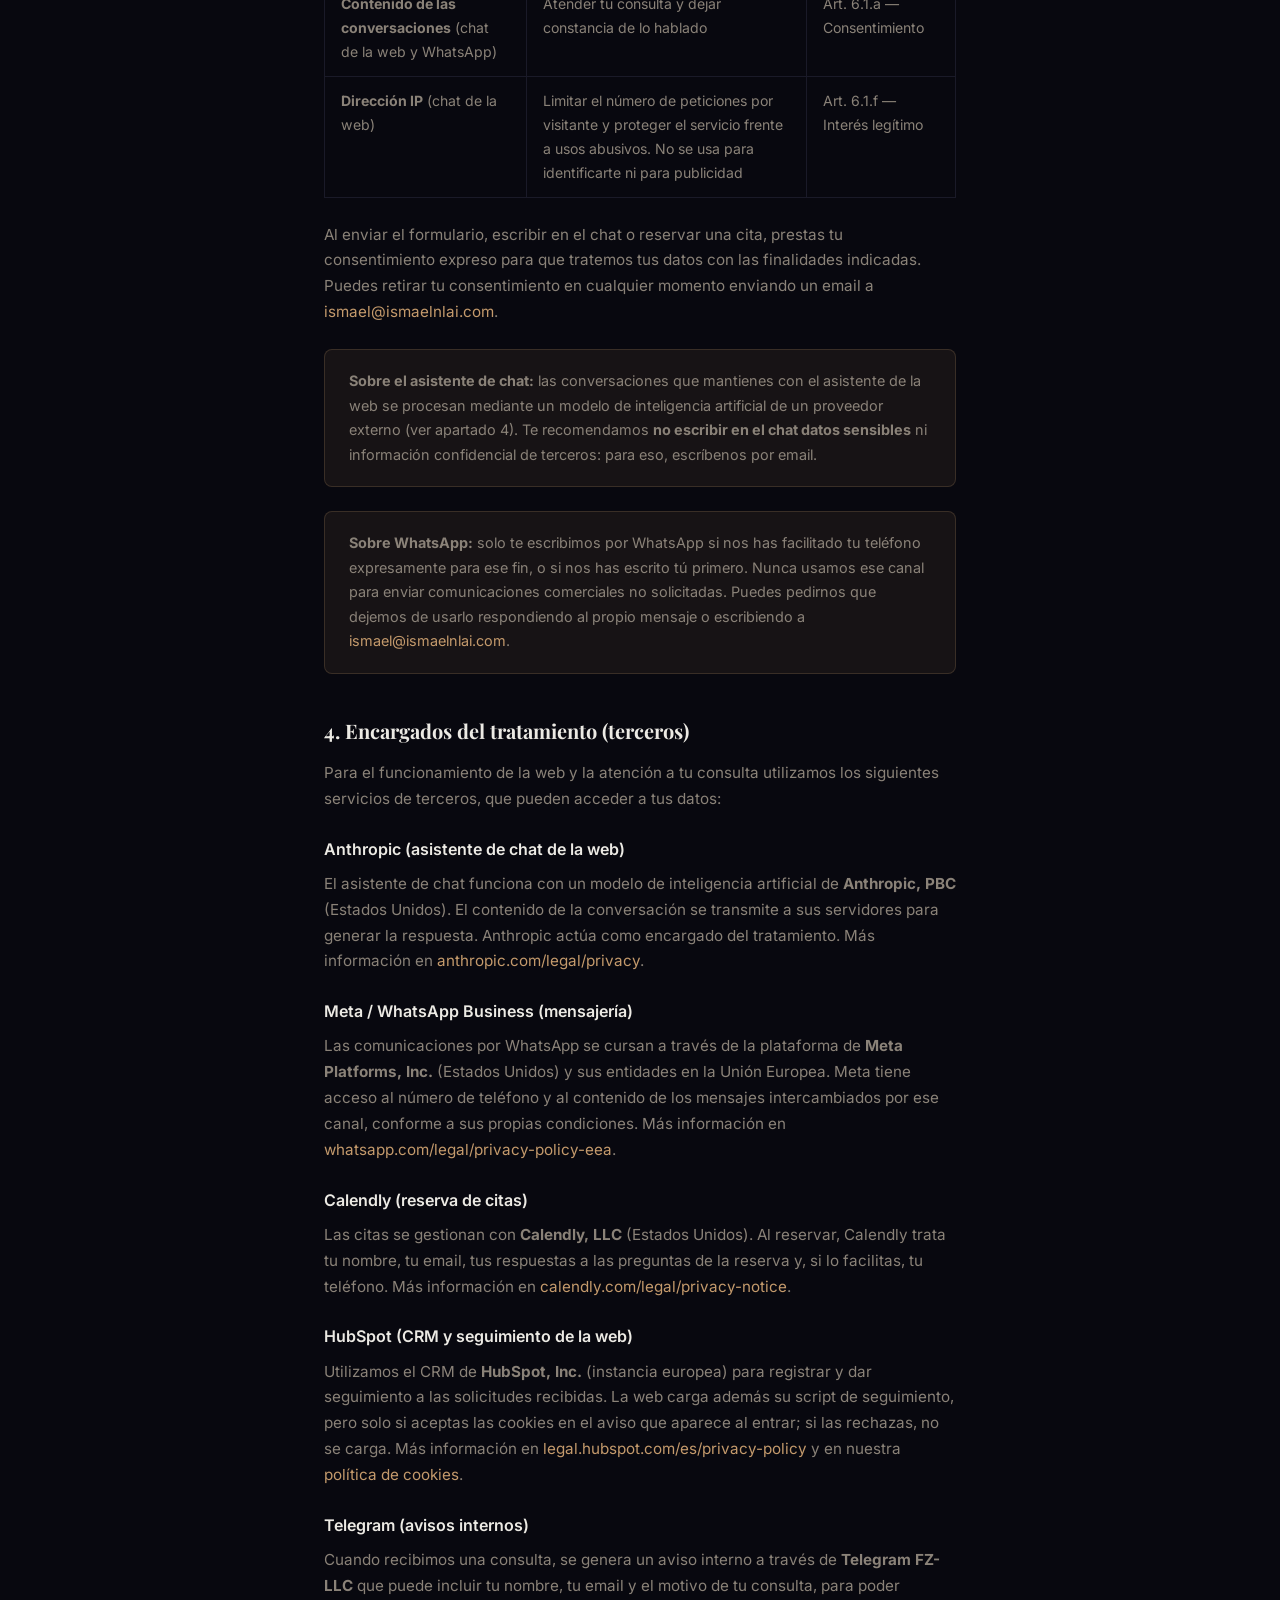
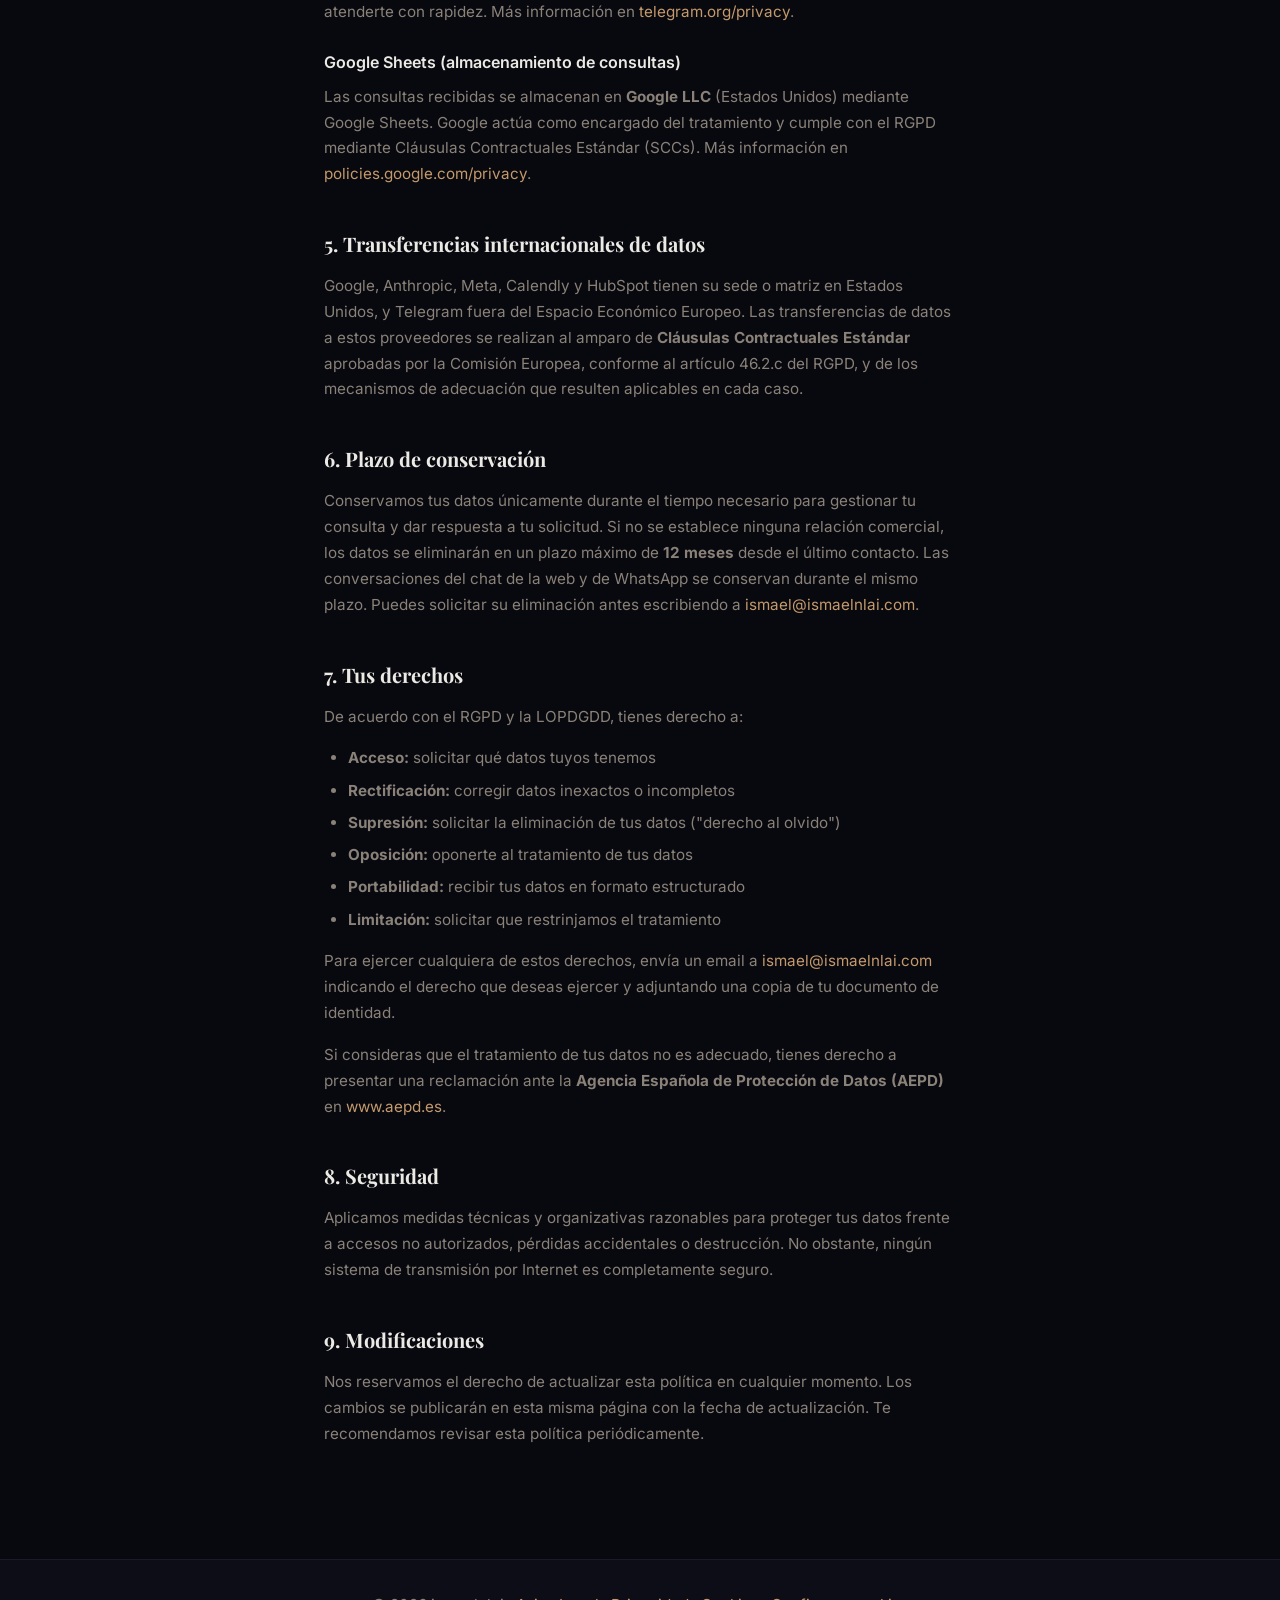
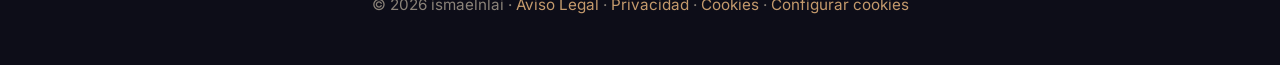
<file: privacidad.html>
<!DOCTYPE html>
<html lang="es">
<head>
  <meta charset="UTF-8">
  <meta name="viewport" content="width=device-width, initial-scale=1.0">
  <title>Política de Privacidad | ismaelnlai</title>
  <link rel="icon" href="/favicon.svg" type="image/svg+xml">
  <link rel="icon" href="/favicon.ico" sizes="any">
  <meta name="description" content="Política de privacidad de ismaelnlai. Información sobre tratamiento de datos, derechos RGPD y uso de servicios de terceros.">
  <meta name="robots" content="noindex, follow">
  <link rel="canonical" href="https://ismaelnlai.com/privacidad">
  <link rel="preload" href="/assets/fonts/inter-latin.woff2" as="font" type="font/woff2" crossorigin>
  <link rel="preload" href="/assets/fonts/playfair-display-latin.woff2" as="font" type="font/woff2" crossorigin>
  <link rel="stylesheet" href="/assets/fonts/fonts.css">
  <style>
    :root {
      --accent: #C49A6C; --bg: #08080F; --bg-2: #0D0D18;
      --text: #ECEAE4; --text-2: #8A8278; --border: #1A1A28;
    }
    * { margin:0; padding:0; box-sizing:border-box; }
    body { font-family:'Inter',sans-serif; background:var(--bg); color:var(--text); line-height:1.7; }

    header { border-bottom:1px solid var(--border); padding:0 5%; }
    .nav { max-width:1200px; margin:0 auto; height:64px; display:flex; align-items:center; justify-content:space-between; }
    .logo { font-family:'Playfair Display',serif; font-size:1.2rem; font-weight:800; color:var(--text); text-decoration:none; }
    .logo span { color:var(--accent); }
    .back { font-size:0.85rem; color:var(--text-2); text-decoration:none; transition:color 0.2s; }
    .back:hover { color:var(--accent); }

    .content { max-width:760px; margin:0 auto; padding:5rem 5% 6rem; }
    .page-label { font-size:0.72rem; font-weight:700; letter-spacing:0.5em; text-transform:uppercase; color:var(--accent); margin-bottom:1rem; }
    h1 { font-family:'Playfair Display',serif; font-size:2.5rem; font-weight:800; margin-bottom:0.5rem; letter-spacing:-0.5px; }
    .updated { font-size:0.82rem; color:var(--text-2); margin-bottom:3rem; border-bottom:1px solid var(--border); padding-bottom:1.5rem; }

    h2 { font-family:'Playfair Display',serif; font-size:1.25rem; font-weight:700; margin:2.5rem 0 0.75rem; color:var(--text); }
    h3 { font-size:1rem; font-weight:600; margin:1.5rem 0 0.5rem; color:var(--text); }
    p { color:var(--text-2); font-size:0.95rem; margin-bottom:1rem; }
    ul { color:var(--text-2); font-size:0.95rem; padding-left:1.5rem; margin-bottom:1rem; }
    ul li { margin-bottom:0.4rem; }
    a { color:var(--accent); text-decoration:none; }
    a:hover { text-decoration:underline; }
    .highlight { background:rgba(196,154,108,0.08); border:1px solid rgba(196,154,108,0.2); border-radius:8px; padding:1.2rem 1.5rem; margin:1.5rem 0; }
    .highlight p { margin:0 0 0.4rem; font-size:0.9rem; }
    .highlight p:last-child { margin:0; }
    table { width:100%; border-collapse:collapse; margin:1.5rem 0; font-size:0.88rem; }
    th { text-align:left; padding:0.75rem 1rem; background:rgba(196,154,108,0.08); color:var(--text); font-weight:600; border:1px solid var(--border); }
    td { padding:0.75rem 1rem; color:var(--text-2); border:1px solid var(--border); vertical-align:top; }

    footer { border-top:1px solid var(--border); padding:2rem 5%; text-align:center; color:var(--text-2); font-size:0.82rem; background:var(--bg-2); }
  </style>
</head>
<body>

<header>
  <nav class="nav">
    <a href="/" class="logo">ismael<span>nlai</span></a>
    <a href="/" class="back">← Volver</a>
  </nav>
</header>

<div class="content">
  <p class="page-label">Legal</p>
  <h1>Política de Privacidad</h1>
  <p class="updated">Última actualización: septiembre de 2026</p>

  <h2>1. Responsable del tratamiento</h2>
  <div class="highlight">
    <p><strong>Responsable:</strong> Ismael Núñez López</p>
    <p><strong>Dirección:</strong> Calle Cabo Prior 7, 11205, Algeciras, Cádiz, España</p>
    <p><strong>Email de contacto:</strong> <a href="mailto:ismael@ismaelnlai.com">ismael@ismaelnlai.com</a></p>
  </div>

  <h2>2. Cómo puedes facilitarnos datos</h2>
  <p>Recogemos únicamente los datos que tú nos facilitas voluntariamente, y puedes hacerlo por cinco vías:</p>
  <ul>
    <li><strong>El formulario de contacto</strong> de la web.</li>
    <li><strong>El formulario del kit de Verifactu</strong>, en la guía de Verifactu. Solo pide nombre, correo y, si quieres, el nombre del despacho, y se usan para enviarte el kit y escribirte sobre él. No te damos de alta en ningún boletín.</li>
    <li><strong>El asistente de chat</strong> que aparece en la web, que está gestionado por un modelo de inteligencia artificial.</li>
    <li><strong>El calendario de reservas</strong>, al agendar una sesión de diagnóstico.</li>
    <li><strong>WhatsApp</strong>, si nos escribes a nuestro número de empresa o si nos has facilitado tu teléfono para ese fin.</li>
  </ul>

  <h2>3. Datos que recogemos y cómo los usamos</h2>

  <table>
    <tr>
      <th>Dato</th>
      <th>Finalidad</th>
      <th>Base legal (RGPD)</th>
    </tr>
    <tr>
      <td>Nombre</td>
      <td>Identificación para responder a tu consulta</td>
      <td>Art. 6.1.a — Consentimiento</td>
    </tr>
    <tr>
      <td>Email</td>
      <td>Enviar la respuesta a tu solicitud y las confirmaciones y recordatorios de la cita</td>
      <td>Art. 6.1.a — Consentimiento</td>
    </tr>
    <tr>
      <td>Empresa (opcional)</td>
      <td>Contextualizar la propuesta de servicio</td>
      <td>Art. 6.1.a — Consentimiento</td>
    </tr>
    <tr>
      <td>Descripción del proceso y respuestas de cualificación</td>
      <td>Analizar tu caso y preparar una respuesta personalizada</td>
      <td>Art. 6.1.a — Consentimiento</td>
    </tr>
    <tr>
      <td><strong>Teléfono</strong> (opcional)</td>
      <td>Enviarte por WhatsApp la confirmación y el recordatorio de tu cita. Solo se usa si lo facilitas expresamente para ese fin</td>
      <td>Art. 6.1.a — Consentimiento</td>
    </tr>
    <tr>
      <td><strong>Contenido de las conversaciones</strong> (chat de la web y WhatsApp)</td>
      <td>Atender tu consulta y dejar constancia de lo hablado</td>
      <td>Art. 6.1.a — Consentimiento</td>
    </tr>
    <tr>
      <td><strong>Dirección IP</strong> (chat de la web)</td>
      <td>Limitar el número de peticiones por visitante y proteger el servicio frente a usos abusivos. No se usa para identificarte ni para publicidad</td>
      <td>Art. 6.1.f — Interés legítimo</td>
    </tr>
  </table>

  <p>Al enviar el formulario, escribir en el chat o reservar una cita, prestas tu consentimiento expreso para que tratemos tus datos con las finalidades indicadas. Puedes retirar tu consentimiento en cualquier momento enviando un email a <a href="mailto:ismael@ismaelnlai.com">ismael@ismaelnlai.com</a>.</p>

  <div class="highlight">
    <p><strong>Sobre el asistente de chat:</strong> las conversaciones que mantienes con el asistente de la web se procesan mediante un modelo de inteligencia artificial de un proveedor externo (ver apartado 4). Te recomendamos <strong>no escribir en el chat datos sensibles</strong> ni información confidencial de terceros: para eso, escríbenos por email.</p>
  </div>

  <div class="highlight">
    <p><strong>Sobre WhatsApp:</strong> solo te escribimos por WhatsApp si nos has facilitado tu teléfono expresamente para ese fin, o si nos has escrito tú primero. Nunca usamos ese canal para enviar comunicaciones comerciales no solicitadas. Puedes pedirnos que dejemos de usarlo respondiendo al propio mensaje o escribiendo a <a href="mailto:ismael@ismaelnlai.com">ismael@ismaelnlai.com</a>.</p>
  </div>

  <h2>4. Encargados del tratamiento (terceros)</h2>
  <p>Para el funcionamiento de la web y la atención a tu consulta utilizamos los siguientes servicios de terceros, que pueden acceder a tus datos:</p>

  <h3>Anthropic (asistente de chat de la web)</h3>
  <p>El asistente de chat funciona con un modelo de inteligencia artificial de <strong>Anthropic, PBC</strong> (Estados Unidos). El contenido de la conversación se transmite a sus servidores para generar la respuesta. Anthropic actúa como encargado del tratamiento. Más información en <a href="https://www.anthropic.com/legal/privacy" target="_blank" rel="noopener">anthropic.com/legal/privacy</a>.</p>

  <h3>Meta / WhatsApp Business (mensajería)</h3>
  <p>Las comunicaciones por WhatsApp se cursan a través de la plataforma de <strong>Meta Platforms, Inc.</strong> (Estados Unidos) y sus entidades en la Unión Europea. Meta tiene acceso al número de teléfono y al contenido de los mensajes intercambiados por ese canal, conforme a sus propias condiciones. Más información en <a href="https://www.whatsapp.com/legal/privacy-policy-eea" target="_blank" rel="noopener">whatsapp.com/legal/privacy-policy-eea</a>.</p>

  <h3>Calendly (reserva de citas)</h3>
  <p>Las citas se gestionan con <strong>Calendly, LLC</strong> (Estados Unidos). Al reservar, Calendly trata tu nombre, tu email, tus respuestas a las preguntas de la reserva y, si lo facilitas, tu teléfono. Más información en <a href="https://calendly.com/legal/privacy-notice" target="_blank" rel="noopener">calendly.com/legal/privacy-notice</a>.</p>

  <h3>HubSpot (CRM y seguimiento de la web)</h3>
  <p>Utilizamos el CRM de <strong>HubSpot, Inc.</strong> (instancia europea) para registrar y dar seguimiento a las solicitudes recibidas. La web carga además su script de seguimiento, pero solo si aceptas las cookies en el aviso que aparece al entrar; si las rechazas, no se carga. Más información en <a href="https://legal.hubspot.com/es/privacy-policy" target="_blank" rel="noopener">legal.hubspot.com/es/privacy-policy</a> y en nuestra <a href="/cookies">política de cookies</a>.</p>

  <h3>Telegram (avisos internos)</h3>
  <p>Cuando recibimos una consulta, se genera un aviso interno a través de <strong>Telegram FZ-LLC</strong> que puede incluir tu nombre, tu email y el motivo de tu consulta, para poder atenderte con rapidez. Más información en <a href="https://telegram.org/privacy" target="_blank" rel="noopener">telegram.org/privacy</a>.</p>


  <h3>Google Sheets (almacenamiento de consultas)</h3>
  <p>Las consultas recibidas se almacenan en <strong>Google LLC</strong> (Estados Unidos) mediante Google Sheets. Google actúa como encargado del tratamiento y cumple con el RGPD mediante Cláusulas Contractuales Estándar (SCCs). Más información en <a href="https://policies.google.com/privacy" target="_blank" rel="noopener">policies.google.com/privacy</a>.</p>

  <h2>5. Transferencias internacionales de datos</h2>
  <p>Google, Anthropic, Meta, Calendly y HubSpot tienen su sede o matriz en Estados Unidos, y Telegram fuera del Espacio Económico Europeo. Las transferencias de datos a estos proveedores se realizan al amparo de <strong>Cláusulas Contractuales Estándar</strong> aprobadas por la Comisión Europea, conforme al artículo 46.2.c del RGPD, y de los mecanismos de adecuación que resulten aplicables en cada caso.</p>

  <h2>6. Plazo de conservación</h2>
  <p>Conservamos tus datos únicamente durante el tiempo necesario para gestionar tu consulta y dar respuesta a tu solicitud. Si no se establece ninguna relación comercial, los datos se eliminarán en un plazo máximo de <strong>12 meses</strong> desde el último contacto. Las conversaciones del chat de la web y de WhatsApp se conservan durante el mismo plazo. Puedes solicitar su eliminación antes escribiendo a <a href="mailto:ismael@ismaelnlai.com">ismael@ismaelnlai.com</a>.</p>

  <h2>7. Tus derechos</h2>
  <p>De acuerdo con el RGPD y la LOPDGDD, tienes derecho a:</p>
  <ul>
    <li><strong>Acceso:</strong> solicitar qué datos tuyos tenemos</li>
    <li><strong>Rectificación:</strong> corregir datos inexactos o incompletos</li>
    <li><strong>Supresión:</strong> solicitar la eliminación de tus datos ("derecho al olvido")</li>
    <li><strong>Oposición:</strong> oponerte al tratamiento de tus datos</li>
    <li><strong>Portabilidad:</strong> recibir tus datos en formato estructurado</li>
    <li><strong>Limitación:</strong> solicitar que restrinjamos el tratamiento</li>
  </ul>
  <p>Para ejercer cualquiera de estos derechos, envía un email a <a href="mailto:ismael@ismaelnlai.com">ismael@ismaelnlai.com</a> indicando el derecho que deseas ejercer y adjuntando una copia de tu documento de identidad.</p>
  <p>Si consideras que el tratamiento de tus datos no es adecuado, tienes derecho a presentar una reclamación ante la <strong>Agencia Española de Protección de Datos (AEPD)</strong> en <a href="https://www.aepd.es" target="_blank" rel="noopener">www.aepd.es</a>.</p>

  <h2>8. Seguridad</h2>
  <p>Aplicamos medidas técnicas y organizativas razonables para proteger tus datos frente a accesos no autorizados, pérdidas accidentales o destrucción. No obstante, ningún sistema de transmisión por Internet es completamente seguro.</p>

  <h2>9. Modificaciones</h2>
  <p>Nos reservamos el derecho de actualizar esta política en cualquier momento. Los cambios se publicarán en esta misma página con la fecha de actualización. Te recomendamos revisar esta política periódicamente.</p>
</div>

<footer>
  <p>&copy; 2026 ismaelnlai · <a href="/aviso-legal">Aviso Legal</a> · <a href="/privacidad">Privacidad</a> · <a href="/cookies">Cookies</a> · <a href="/cookies" data-cookie-settings>Configurar cookies</a></p>
</footer>

<script src="/consent.js" defer></script>
</body>
</html>
</file>
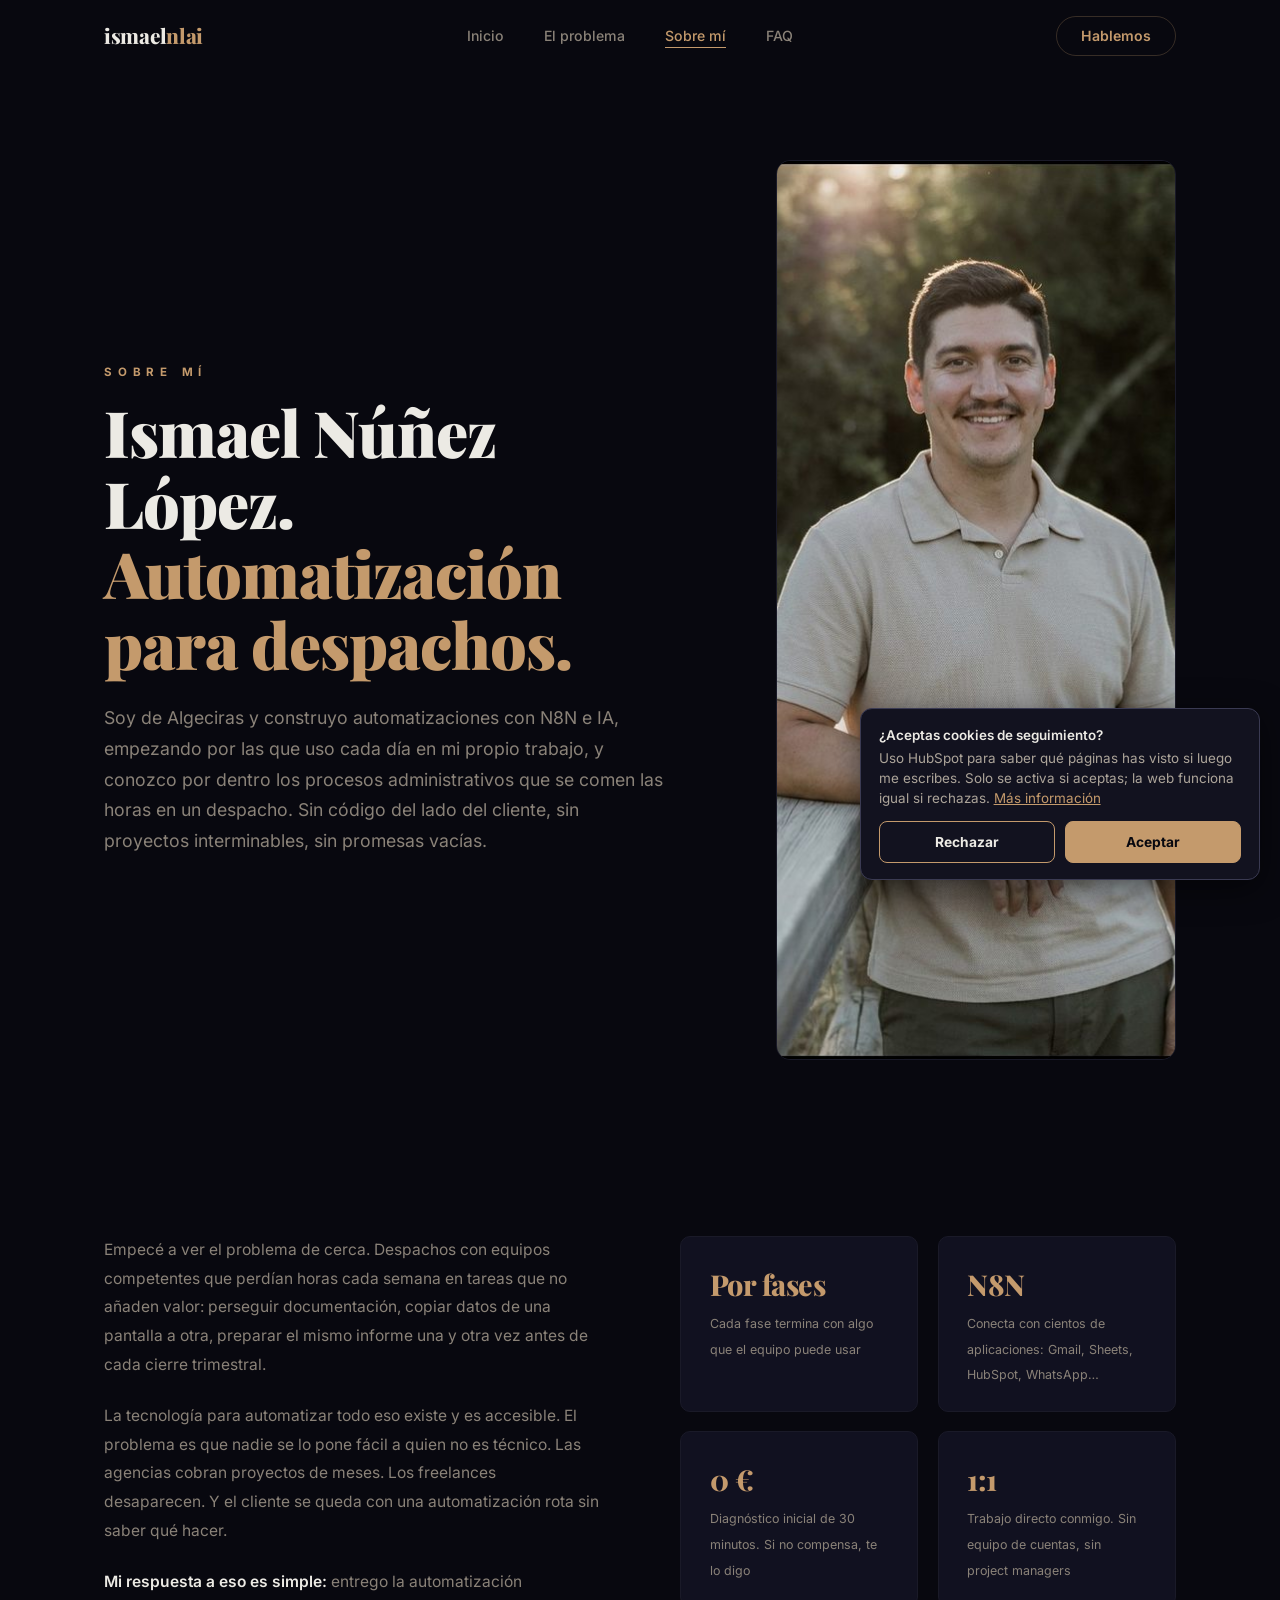
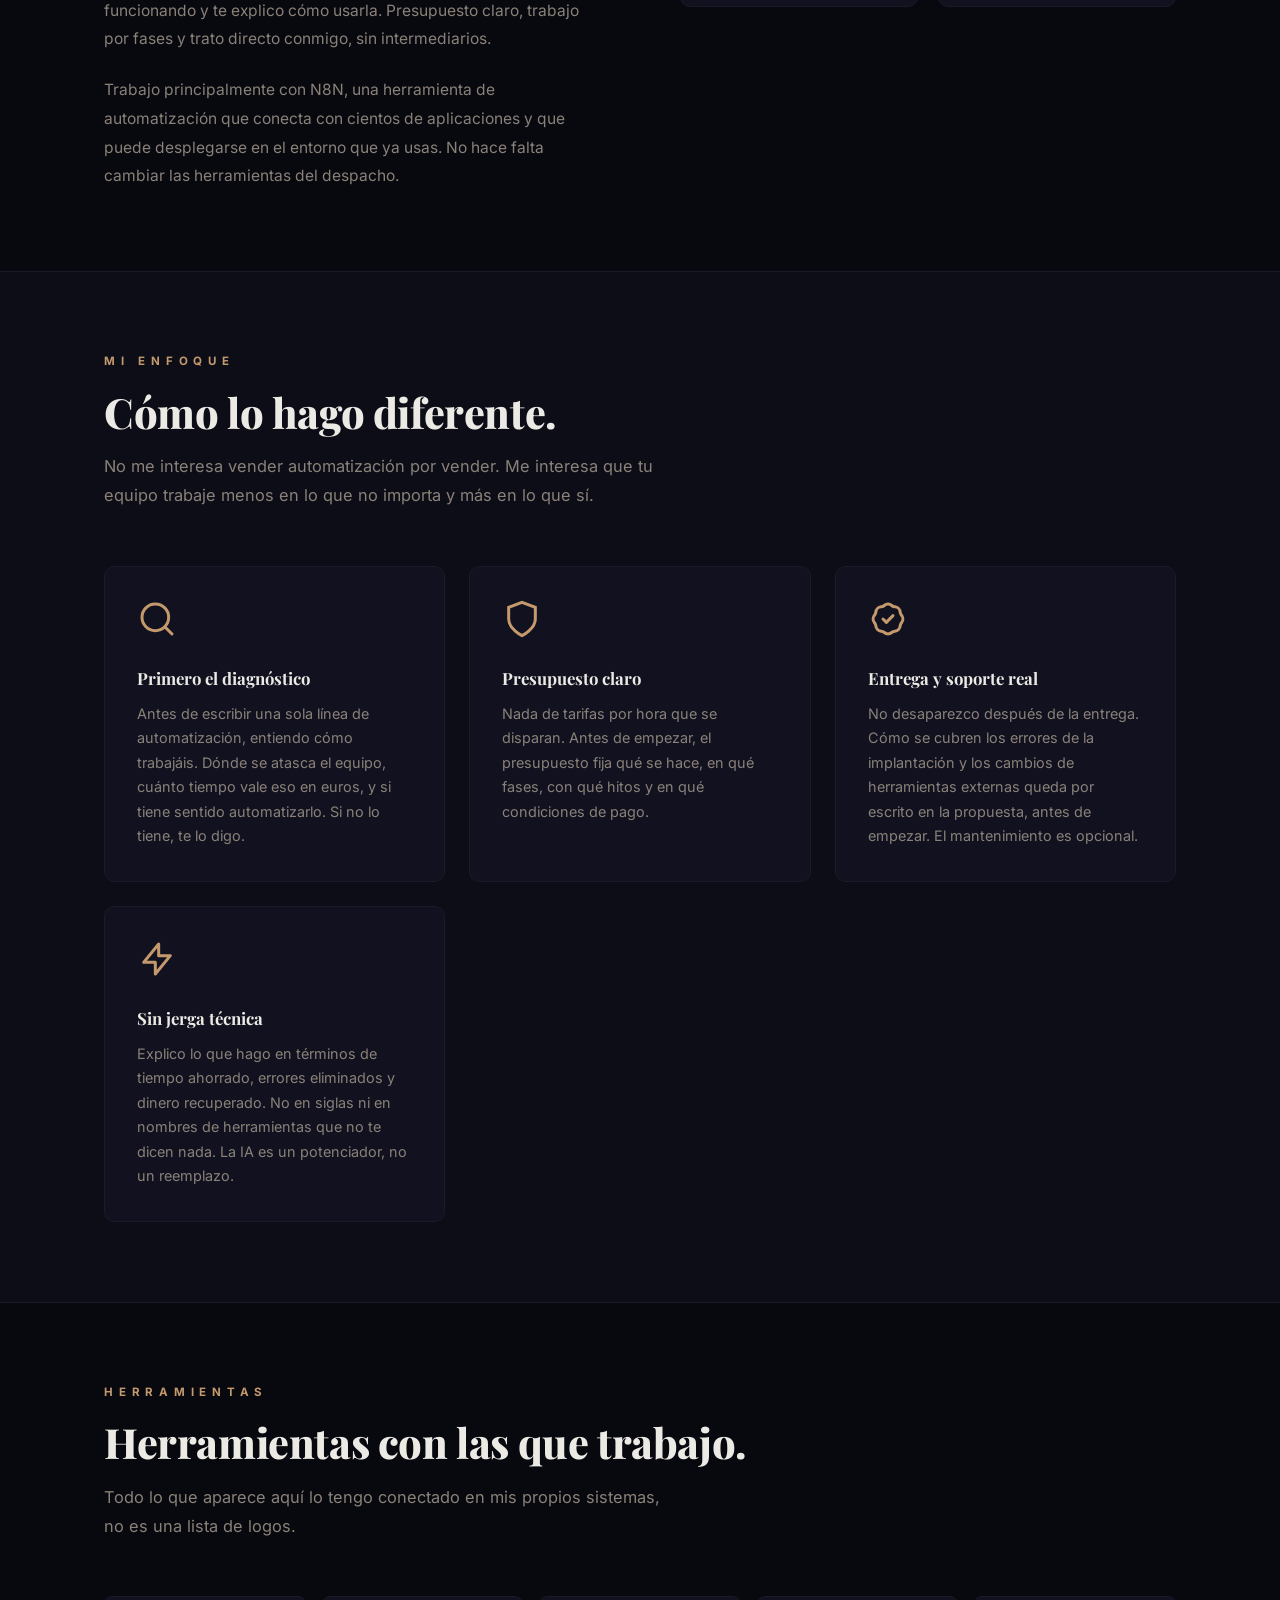
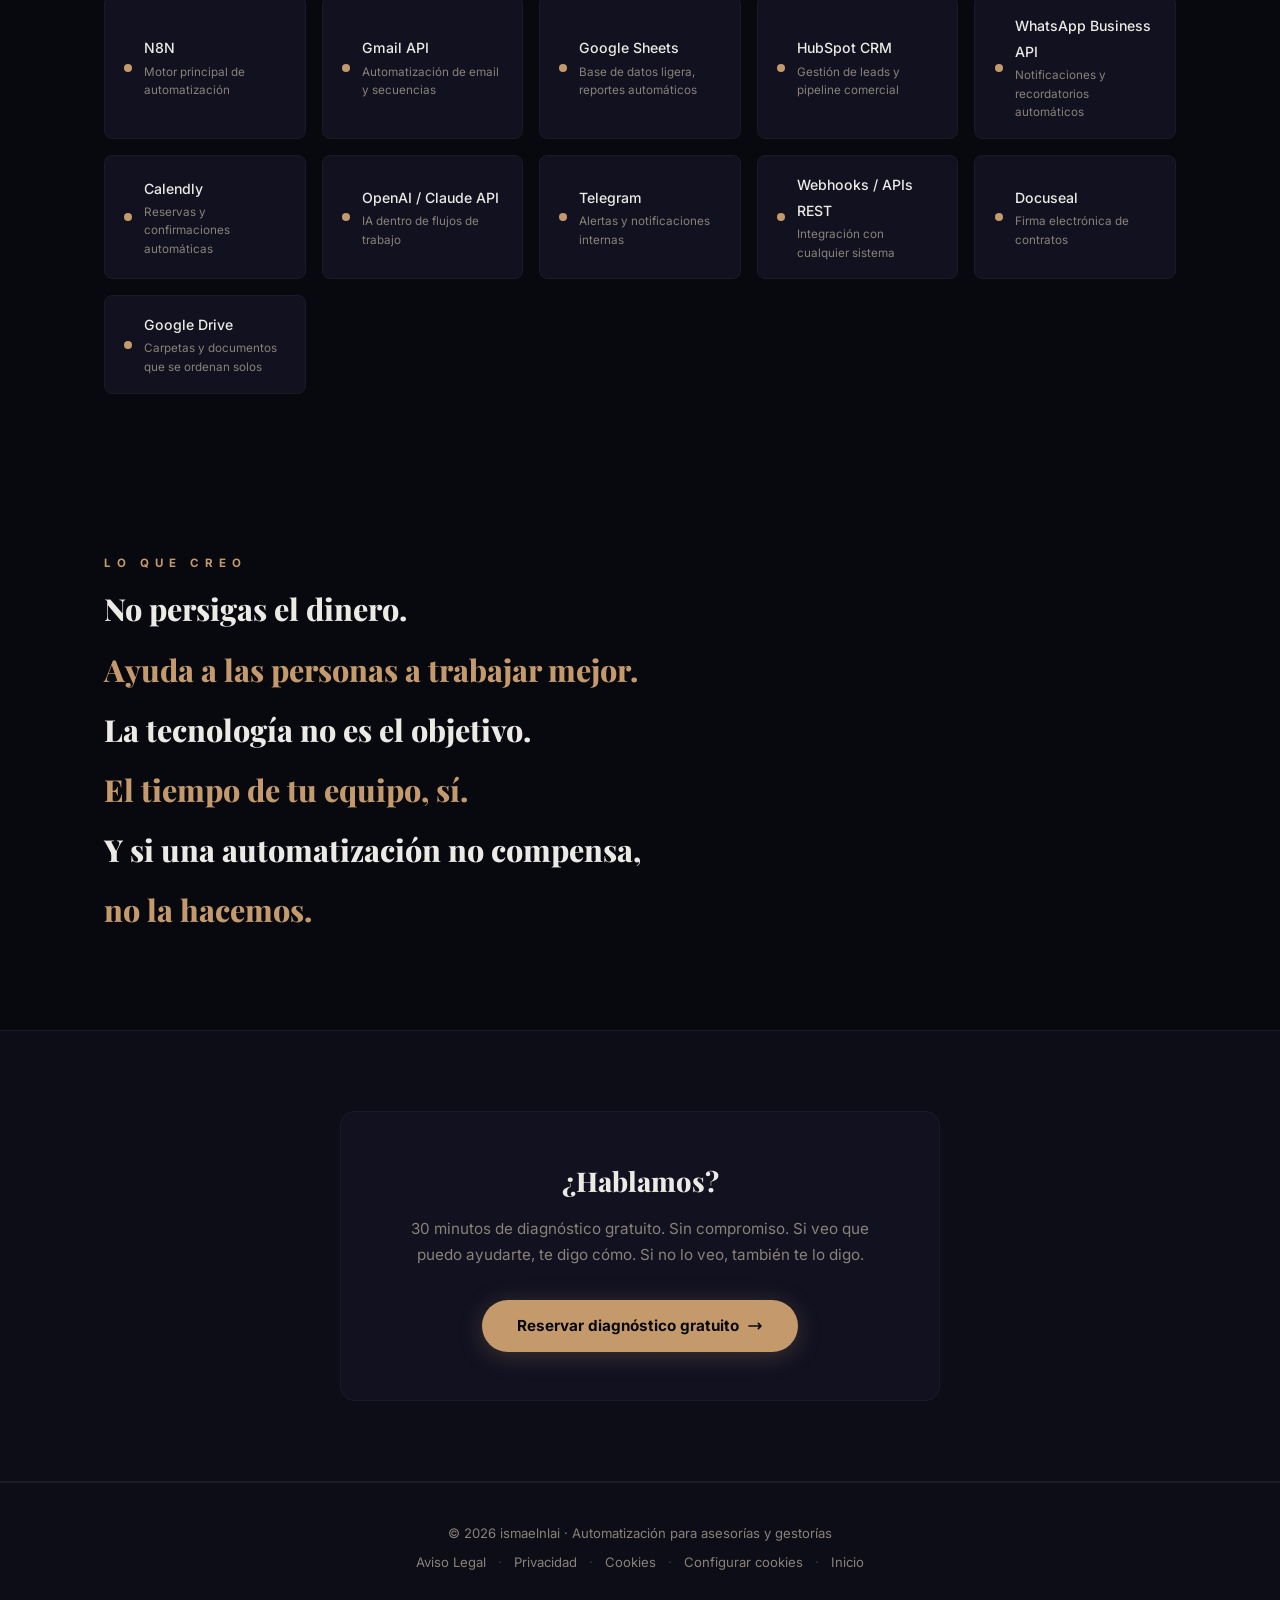
<file: sobre-mi.html>
<!DOCTYPE html>
<html lang="es" class="sin-js">
<head>
<script>
  // Misma red de seguridad que en index.html: la pagina nace en opacity:0 y la
  // revela el IntersectionObserver. Si el JS no corre, sin esto no se ve nada.
  document.documentElement.classList.remove('sin-js');
  window.addEventListener('load', function () {
    setTimeout(function () {
      if (!document.querySelector('.reveal.visible, .reveal-left.visible')) {
        document.documentElement.classList.add('sin-js');
      }
    }, 2500);
  });
</script>
<noscript><style>
  .reveal, .reveal-left, .manif-line {
    opacity: 1 !important; transform: none !important; filter: none !important;
  }
</style></noscript>
  <meta charset="UTF-8">
  <meta name="viewport" content="width=device-width, initial-scale=1.0">
  <title>Sobre mí — Ismael Núñez López | ismaelnlai</title>
  <link rel="icon" href="/favicon.svg" type="image/svg+xml">
  <link rel="icon" href="/favicon.ico" sizes="any">
  <meta name="description" content="Soy Ismael Núñez López: automatizo procesos con N8N e IA para asesorías y pymes en España. Mi metodología y las herramientas con las que trabajo.">
  <link rel="canonical" href="https://ismaelnlai.com/sobre-mi">

  <!-- Open Graph -->
  <meta property="og:type"        content="profile">
  <meta property="og:url"         content="https://ismaelnlai.com/sobre-mi">
  <meta property="og:title"       content="Ismael Núñez López — Especialista en automatización para asesorías">
  <meta property="og:description" content="Automatización con N8N e IA para asesorías y pymes. Sin código, sin promesas vacías. Conoce la persona detrás de ismaelnlai.">
  <meta property="og:image"       content="https://ismaelnlai.com/assets/og-image.png">
  <meta property="og:locale"      content="es_ES">

  <link rel="preload" href="/assets/fonts/inter-latin.woff2" as="font" type="font/woff2" crossorigin>
  <link rel="preload" href="/assets/fonts/playfair-display-latin.woff2" as="font" type="font/woff2" crossorigin>
  <link rel="stylesheet" href="/assets/fonts/fonts.css">

  <!-- JSON-LD -->
  <script type="application/ld+json">
  {
    "@context": "https://schema.org",
    "@type": "ProfilePage",
    "dateModified": "2026-10-21T12:00:00+02:00",
    "mainEntity": {
      "@type": "Person",
      "@id": "https://ismaelnlai.com/#person",
      "name": "Ismael Núñez López",
      "url": "https://ismaelnlai.com/sobre-mi",
      "image": "https://ismaelnlai.com/assets/ismael.jpg",
      "sameAs": [
        "https://www.linkedin.com/in/ismael-n%C3%BA%C3%B1ez-l%C3%B3pez/",
          "https://github.com/Mawere94"
      ],
      "jobTitle": "Especialista en Automatización con IA",
      "description": "Especialista en automatización de procesos empresariales con N8N e Inteligencia Artificial. Trabaja con asesorías fiscales, gestorías y pymes para eliminar tareas manuales repetitivas e implementar flujos de trabajo autónomos.",
      "address": {
        "@type": "PostalAddress",
        "addressLocality": "Algeciras",
        "addressRegion": "Cádiz",
        "addressCountry": "ES"
      },
      "email": "ismael@ismaelnlai.com",
      "worksFor": {
        "@type": "Organization",
        "name": "ismaelnlai",
        "url": "https://ismaelnlai.com"
      },
      "knowsAbout": [
        "Automatización de procesos empresariales",
        "N8N workflows",
        "Inteligencia Artificial aplicada a negocios",
        "Integración de herramientas (CRM, ERP, email, hojas de cálculo)",
        "Asesorías fiscales y gestorías",
        "Gmail automation",
        "HubSpot CRM",
        "Google Sheets automation",
        "WhatsApp Business API"
      ],
      "hasOccupation": {
        "@type": "Occupation",
        "name": "Especialista en Automatización de Procesos",
        "description": "Diseño e implementación de flujos de trabajo automatizados con N8N e IA para eliminar tareas manuales en asesorías, gestorías y pymes.",
        "occupationLocation": {
          "@type": "Country",
          "name": "Spain"
        }
      }
    }
  }
  </script>

  <style>
    :root {
      --accent:        #C49A6C;
      --accent-dark:   #A87E54;
      --accent-glow:   rgba(196,154,108,0.12);
      --accent-border: rgba(196,154,108,0.25);
      --bg:            #08080F;
      --bg-2:          #0D0D18;
      --bg-card:       #111120;
      --text:          #ECEAE4;
      --text-2:        #8A8278;
      --text-3:        #3E3A36;
      --border:        #1A1A28;
      --radius:        10px;
      --ease-out:      cubic-bezier(0.22, 1, 0.36, 1);
    }

    * { margin:0; padding:0; box-sizing:border-box; }
    html { scroll-behavior: smooth; }

    body {
      font-family: 'Inter', system-ui, sans-serif;
      background: var(--bg);
      color: var(--text);
      line-height: 1.6;
      overflow-x: hidden;
    }

    /* ─── REVEAL ─── */
    .reveal {
      opacity: 0; transform: translateY(24px); filter: blur(4px);
      transition: opacity 0.55s var(--ease-out), transform 0.55s var(--ease-out), filter 0.55s var(--ease-out);
    }
    .reveal.visible { opacity:1; transform:translateY(0); filter:blur(0); }
    .reveal-left {
      opacity:0; transform:translateX(-24px); filter:blur(4px);
      transition: opacity 0.55s var(--ease-out), transform 0.55s var(--ease-out), filter 0.55s var(--ease-out);
    }
    .reveal-left.visible { opacity:1; transform:translateX(0); filter:blur(0); }

    html.sin-js .reveal,
    html.sin-js .reveal-left,
    html.sin-js .manif-line {
      opacity: 1 !important; transform: none !important; filter: none !important;
    }

    @media (prefers-reduced-motion: reduce) {
      *, *::before, *::after { animation-duration:0.01ms!important; transition-duration:0.01ms!important; }
      .reveal, .reveal-left, .manif-line { opacity:1!important; transform:none!important; filter:none!important; }
    }

    /* ─── HEADER ─── */
    header {
      position: fixed; top:0; left:0; right:0; z-index:100;
      transition: background 0.3s var(--ease-out), border-color 0.3s var(--ease-out);
      border-bottom: 1px solid transparent;
    }
    header.scrolled {
      background: rgba(8,8,15,0.92);
      backdrop-filter: blur(16px);
      -webkit-backdrop-filter: blur(16px);
      border-bottom-color: var(--border);
    }
    .nav {
      max-width: 1200px; margin:0 auto; padding:0 5%;
      height: 72px; display:flex; align-items:center; justify-content:space-between;
    }
    .logo {
      font-family: 'Playfair Display', serif; font-size:1.3rem; font-weight:800;
      color: var(--text); text-decoration:none; letter-spacing:-0.3px;
    }
    .logo span { color: var(--accent); }
    .nav-links { display:flex; gap:2.5rem; list-style:none; }
    .nav-links a {
      color: var(--text-2); text-decoration:none; font-size:0.88rem; font-weight:500;
      transition: color 0.2s var(--ease-out); position:relative;
    }
    .nav-links a:hover { color: var(--text); }
    .nav-links a.active { color: var(--accent); }
    .nav-links a::after {
      content:''; position:absolute; bottom:-4px; left:0; width:100%; height:1px;
      background: var(--accent); transform:scaleX(0); transform-origin:left center;
      transition: transform 0.25s var(--ease-out);
    }
    .nav-links a:hover::after, .nav-links a.active::after { transform:scaleX(1); }
    .btn-outline {
      display:inline-flex; align-items:center; gap:0.5rem; height:40px; padding:0 1.5rem;
      border:1px solid var(--accent-border); color:var(--accent); border-radius:100px;
      font-size:0.88rem; font-weight:600; text-decoration:none; cursor:pointer;
      background:transparent; font-family:inherit;
      transition: background 0.2s var(--ease-out), border-color 0.2s var(--ease-out), color 0.2s var(--ease-out);
    }
    .btn-outline:hover { background:var(--accent); color:var(--bg); border-color:var(--accent); }

    /* ─── HERO ─── */
    .page-hero {
      padding: 10rem 5% 6rem;
      max-width: 1200px; margin:0 auto;
    }
    .page-label {
      font-size:0.72rem; font-weight:700; letter-spacing:0.5em; text-transform:uppercase;
      color:var(--accent); margin-bottom:1rem;
    }
    .page-hero h1 {
      font-family:'Playfair Display', serif;
      font-size: clamp(2.5rem, 5vw, 4rem);
      font-weight:900; line-height:1.1; letter-spacing:-1px;
      margin-bottom:1.5rem; max-width:700px;
    }
    .page-hero h1 em { font-style:normal; color:var(--accent); }
    .page-hero-sub {
      font-size:1.1rem; color:var(--text-2); max-width:560px;
      line-height:1.75; margin-bottom:0;
    }
    .page-hero-grid {
      display:grid; grid-template-columns:minmax(0,1.4fr) minmax(0,1fr);
      gap:4rem; align-items:center;
    }
    .page-hero-photo {
      width:100%; max-width:400px; justify-self:end;
      aspect-ratio:4/5; object-fit:cover;
      border-radius:14px; border:1px solid var(--border);
    }

    /* ─── SECTIONS ─── */
    .section { padding:5rem 5%; max-width:1200px; margin:0 auto; }
    .bg-alt { background:var(--bg-2); border-top:1px solid var(--border); border-bottom:1px solid var(--border); }
    .bg-alt-inner { max-width:1200px; margin:0 auto; padding:5rem 5%; }

    .section-label {
      font-size:0.72rem; font-weight:700; letter-spacing:0.5em; text-transform:uppercase;
      color:var(--accent); margin-bottom:1rem;
    }
    .section-title {
      font-family:'Playfair Display', serif;
      font-size: clamp(1.8rem, 3.5vw, 2.6rem);
      font-weight:800; line-height:1.2; letter-spacing:-0.4px; margin-bottom:1rem;
    }
    .section-sub {
      font-size:1.02rem; color:var(--text-2); max-width:580px;
      line-height:1.75; margin-bottom:3.5rem;
    }

    /* ─── BIO GRID ─── */
    .bio-grid {
      display:grid; grid-template-columns:1fr 1fr; gap:5rem; align-items:start;
    }
    .bio-text p {
      color:var(--text-2); font-size:0.97rem; line-height:1.85; margin-bottom:1.4rem;
    }
    .bio-text p:last-child { margin-bottom:0; }
    .bio-text strong { color:var(--text); font-weight:600; }
    .bio-stats {
      display:grid; grid-template-columns:1fr 1fr; gap:1.2rem;
    }
    .stat-card {
      background:var(--bg-card); border:1px solid var(--border); border-radius:var(--radius);
      padding:1.5rem 1.8rem;
    }
    .stat-card strong {
      display:block; font-family:'Playfair Display', serif;
      font-size:1.8rem; font-weight:800; color:var(--accent);
      letter-spacing:-0.5px; margin-bottom:0.2rem;
    }
    .stat-card span { font-size:0.78rem; color:var(--text-2); line-height:1.4; }

    /* ─── APPROACH ─── */
    .approach-grid {
      display:grid; grid-template-columns:repeat(auto-fit, minmax(280px, 1fr)); gap:1.5rem;
    }
    .approach-card {
      background:var(--bg-card); border:1px solid var(--border); border-radius:var(--radius);
      padding:2rem;
      transition: border-color 0.25s var(--ease-out), box-shadow 0.25s var(--ease-out);
    }
    .approach-card:hover {
      border-color:var(--accent-border);
      box-shadow:0 8px 32px var(--accent-glow);
    }
    .approach-icon {
      width:40px; height:40px; color:var(--accent); margin-bottom:1.2rem;
    }
    .approach-card h3 {
      font-family:'Playfair Display', serif; font-size:1.05rem; font-weight:700;
      margin-bottom:0.6rem;
    }
    .approach-card p { color:var(--text-2); font-size:0.9rem; line-height:1.7; }

    /* ─── TOOLS ─── */
    .tools-grid {
      display:grid; grid-template-columns:repeat(auto-fit, minmax(200px, 1fr)); gap:1rem;
    }
    .tool-chip {
      background:var(--bg-card); border:1px solid var(--border); border-radius:8px;
      padding:1rem 1.2rem; display:flex; align-items:center; gap:0.75rem;
    }
    .tool-dot { width:8px; height:8px; border-radius:50%; background:var(--accent); flex-shrink:0; }
    .tool-chip span { font-size:0.88rem; font-weight:500; }
    .tool-chip small { display:block; font-size:0.73rem; color:var(--text-2); margin-top:0.1rem; }

    /* ─── MANIFIESTO ─── */
    .manif-block {
      max-width:760px;
    }
    .manif-line {
      font-family:'Playfair Display', serif;
      font-size: clamp(1.3rem, 2.5vw, 1.9rem);
      font-weight:800; line-height:1.35; margin-bottom:1.2rem;
      opacity:0; transform:translateY(16px); filter:blur(3px);
      transition: opacity 0.6s var(--ease-out), transform 0.6s var(--ease-out), filter 0.6s var(--ease-out);
    }
    .manif-line.visible { opacity:1; transform:translateY(0); filter:blur(0); }
    .manif-line.accent { color:var(--accent); }

    /* ─── CTA FINAL ─── */
    .cta-box {
      background:var(--bg-card); border:1px solid var(--border); border-radius:14px;
      padding:3rem; text-align:center; max-width:600px; margin:0 auto;
    }
    .cta-box h2 {
      font-family:'Playfair Display', serif; font-size:1.7rem; font-weight:800;
      margin-bottom:0.8rem;
    }
    .cta-box p { color:var(--text-2); font-size:0.95rem; line-height:1.7; margin-bottom:2rem; }
    .btn-primary {
      display:inline-flex; align-items:center; gap:0.5rem; height:52px; padding:0 2.2rem;
      background:var(--accent); color:var(--bg); border-radius:100px;
      font-size:0.95rem; font-weight:700; text-decoration:none; cursor:pointer;
      border:none; font-family:inherit;
      transition: background 0.2s var(--ease-out), transform 0.2s var(--ease-out), box-shadow 0.2s var(--ease-out);
      box-shadow:0 4px 24px rgba(196,154,108,0.25);
    }
    .btn-primary:hover { background:var(--accent-dark); transform:translateY(-2px); box-shadow:0 8px 32px rgba(196,154,108,0.35); }
    .btn-primary:active { transform:translateY(-1px) scale(0.97); }

    /* ─── FOOTER ─── */
    footer {
      border-top:1px solid var(--border); padding:2.5rem 5%;
      text-align:center; color:var(--text-2); font-size:0.82rem;
      background:var(--bg-2);
    }
    footer a { color:var(--text-2); text-decoration:none; transition:color 0.2s var(--ease-out); }
    footer a:hover { color:var(--accent); }
    .footer-sep { margin:0 0.5rem; opacity:0.4; }

    /* ─── RESPONSIVE ─── */
    @media (max-width: 768px) {
      header .nav-links, header .btn-outline { display:none; }
      .bio-grid { grid-template-columns:1fr; gap:2.5rem; }
      .bio-stats { grid-template-columns:1fr 1fr; }
      .page-hero { padding:8rem 5% 4rem; }
      .page-hero-grid { grid-template-columns:1fr; gap:2.5rem; }
      .page-hero-photo { justify-self:start; max-width:320px; }
    }
  </style>
</head>
<body>

<!-- HEADER -->
<header id="mainHeader">
  <nav class="nav">
    <a href="/" class="logo">ismael<span>nlai</span></a>
    <ul class="nav-links">
      <li><a href="/">Inicio</a></li>
      <li><a href="/#problema">El problema</a></li>
      <li><a href="/sobre-mi" class="active">Sobre mí</a></li>
      <li><a href="/#faq">FAQ</a></li>
    </ul>
    <a href="/#contacto" class="btn-outline">Hablemos</a>
  </nav>
</header>

<!-- HERO -->
<div class="page-hero">
  <div class="page-hero-grid">
  <div>
  <p class="page-label reveal">Sobre mí</p>
  <h1 class="reveal">Ismael Núñez López.<br><em>Automatización para despachos.</em></h1>
  <p class="page-hero-sub reveal">Soy de Algeciras y construyo automatizaciones con N8N e IA, empezando por las que uso cada día en mi propio trabajo, y conozco por dentro los procesos administrativos que se comen las horas en un despacho. Sin código del lado del cliente, sin proyectos interminables, sin promesas vacías.</p>
  </div>
  <img class="page-hero-photo reveal" src="/assets/ismael.jpg" alt="Ismael Núñez López" width="720" height="900">
  </div>
</div>

<!-- BIO -->
<section class="section">
  <div class="bio-grid">
    <div class="bio-text reveal-left">
      <p>Empecé a ver el problema de cerca. Despachos con equipos competentes que perdían horas cada semana en tareas que no añaden valor: perseguir documentación, copiar datos de una pantalla a otra, preparar el mismo informe una y otra vez antes de cada cierre trimestral.</p>
      <p>La tecnología para automatizar todo eso existe y es accesible. El problema es que nadie se lo pone fácil a quien no es técnico. Las agencias cobran proyectos de meses. Los freelances desaparecen. Y el cliente se queda con una automatización rota sin saber qué hacer.</p>
      <p><strong>Mi respuesta a eso es simple:</strong> entrego la automatización funcionando y te explico cómo usarla. Presupuesto claro, trabajo por fases y trato directo conmigo, sin intermediarios.</p>
      <p>Trabajo principalmente con N8N, una herramienta de automatización que conecta con cientos de aplicaciones y que puede desplegarse en el entorno que ya usas. No hace falta cambiar las herramientas del despacho.</p>
    </div>
    <div class="bio-stats reveal">
      <div class="stat-card">
        <strong>Por fases</strong>
        <span>Cada fase termina con algo que el equipo puede usar</span>
      </div>
      <div class="stat-card">
        <strong>N8N</strong>
        <span>Conecta con cientos de aplicaciones: Gmail, Sheets, HubSpot, WhatsApp…</span>
      </div>
      <div class="stat-card">
        <strong>0 €</strong>
        <span>Diagnóstico inicial de 30 minutos. Si no compensa, te lo digo</span>
      </div>
      <div class="stat-card">
        <strong>1:1</strong>
        <span>Trabajo directo conmigo. Sin equipo de cuentas, sin project managers</span>
      </div>
    </div>
  </div>
</section>

<!-- CÓMO TRABAJO -->
<div class="bg-alt">
  <div class="bg-alt-inner">
    <p class="section-label reveal">Mi enfoque</p>
    <h2 class="section-title reveal">Cómo lo hago diferente.</h2>
    <p class="section-sub reveal">No me interesa vender automatización por vender. Me interesa que tu equipo trabaje menos en lo que no importa y más en lo que sí.</p>
    <div class="approach-grid">
      <div class="approach-card reveal">
        <svg class="approach-icon" viewBox="0 0 24 24" fill="none" stroke="currentColor" stroke-width="1.8">
          <circle cx="11" cy="11" r="8"/><path stroke-linecap="round" d="M21 21l-4.35-4.35"/>
        </svg>
        <h3>Primero el diagnóstico</h3>
        <p>Antes de escribir una sola línea de automatización, entiendo cómo trabajáis. Dónde se atasca el equipo, cuánto tiempo vale eso en euros, y si tiene sentido automatizarlo. Si no lo tiene, te lo digo.</p>
      </div>
      <div class="approach-card reveal">
        <svg class="approach-icon" viewBox="0 0 24 24" fill="none" stroke="currentColor" stroke-width="1.8">
          <path d="M12 22s8-4 8-10V5l-8-3-8 3v7c0 6 8 10 8 10z"/>
        </svg>
        <h3>Presupuesto claro</h3>
        <p>Nada de tarifas por hora que se disparan. Antes de empezar, el presupuesto fija qué se hace, en qué fases, con qué hitos y en qué condiciones de pago.</p>
      </div>
      <div class="approach-card reveal">
        <svg class="approach-icon" viewBox="0 0 24 24" fill="none" stroke="currentColor" stroke-width="1.8">
          <path stroke-linecap="round" stroke-linejoin="round" d="M9 12l2 2 4-4M7.835 4.697a3.42 3.42 0 001.946-.806 3.42 3.42 0 014.438 0 3.42 3.42 0 001.946.806 3.42 3.42 0 013.138 3.138 3.42 3.42 0 00.806 1.946 3.42 3.42 0 010 4.438 3.42 3.42 0 00-.806 1.946 3.42 3.42 0 01-3.138 3.138 3.42 3.42 0 00-1.946.806 3.42 3.42 0 01-4.438 0 3.42 3.42 0 00-1.946-.806 3.42 3.42 0 01-3.138-3.138 3.42 3.42 0 00-.806-1.946 3.42 3.42 0 010-4.438 3.42 3.42 0 00.806-1.946 3.42 3.42 0 013.138-3.138z"/>
        </svg>
        <h3>Entrega y soporte real</h3>
        <p>No desaparezco después de la entrega. Cómo se cubren los errores de la implantación y los cambios de herramientas externas queda por escrito en la propuesta, antes de empezar. El mantenimiento es opcional.</p>
      </div>
      <div class="approach-card reveal">
        <svg class="approach-icon" viewBox="0 0 24 24" fill="none" stroke="currentColor" stroke-width="1.8">
          <path stroke-linecap="round" stroke-linejoin="round" d="M13 10V3L4 14h7v7l9-11h-7z"/>
        </svg>
        <h3>Sin jerga técnica</h3>
        <p>Explico lo que hago en términos de tiempo ahorrado, errores eliminados y dinero recuperado. No en siglas ni en nombres de herramientas que no te dicen nada. La IA es un potenciador, no un reemplazo.</p>
      </div>
    </div>
  </div>
</div>

<!-- HERRAMIENTAS -->
<section class="section">
  <p class="section-label reveal">Herramientas</p>
  <h2 class="section-title reveal">Herramientas con las que trabajo.</h2>
  <p class="section-sub reveal">Todo lo que aparece aquí lo tengo conectado en mis propios sistemas, no es una lista de logos.</p>
  <div class="tools-grid">
    <div class="tool-chip reveal">
      <div class="tool-dot"></div>
      <div>
        <span>N8N</span>
        <small>Motor principal de automatización</small>
      </div>
    </div>
    <div class="tool-chip reveal">
      <div class="tool-dot"></div>
      <div>
        <span>Gmail API</span>
        <small>Automatización de email y secuencias</small>
      </div>
    </div>
    <div class="tool-chip reveal">
      <div class="tool-dot"></div>
      <div>
        <span>Google Sheets</span>
        <small>Base de datos ligera, reportes automáticos</small>
      </div>
    </div>
    <div class="tool-chip reveal">
      <div class="tool-dot"></div>
      <div>
        <span>HubSpot CRM</span>
        <small>Gestión de leads y pipeline comercial</small>
      </div>
    </div>
    <div class="tool-chip reveal">
      <div class="tool-dot"></div>
      <div>
        <span>WhatsApp Business API</span>
        <small>Notificaciones y recordatorios automáticos</small>
      </div>
    </div>
    <div class="tool-chip reveal">
      <div class="tool-dot"></div>
      <div>
        <span>Calendly</span>
        <small>Reservas y confirmaciones automáticas</small>
      </div>
    </div>
    <div class="tool-chip reveal">
      <div class="tool-dot"></div>
      <div>
        <span>OpenAI / Claude API</span>
        <small>IA dentro de flujos de trabajo</small>
      </div>
    </div>
    <div class="tool-chip reveal">
      <div class="tool-dot"></div>
      <div>
        <span>Telegram</span>
        <small>Alertas y notificaciones internas</small>
      </div>
    </div>
    <div class="tool-chip reveal">
      <div class="tool-dot"></div>
      <div>
        <span>Webhooks / APIs REST</span>
        <small>Integración con cualquier sistema</small>
      </div>
    </div>
    <div class="tool-chip reveal">
      <div class="tool-dot"></div>
      <div>
        <span>Docuseal</span>
        <small>Firma electrónica de contratos</small>
      </div>
    </div>
    <div class="tool-chip reveal">
      <div class="tool-dot"></div>
      <div>
        <span>Google Drive</span>
        <small>Carpetas y documentos que se ordenan solos</small>
      </div>
    </div>
  </div>
</section>

<!-- MANIFIESTO -->
<section class="section">
  <div class="manif-block">
    <p class="section-label reveal">Lo que creo</p>
    <p class="manif-line">No persigas el dinero.</p>
    <p class="manif-line accent">Ayuda a las personas a trabajar mejor.</p>
    <p class="manif-line">La tecnología no es el objetivo.</p>
    <p class="manif-line accent">El tiempo de tu equipo, sí.</p>
    <p class="manif-line">Y si una automatización no compensa,</p>
    <p class="manif-line accent">no la hacemos.</p>
  </div>
</section>

<!-- CTA -->
<div class="bg-alt">
  <div class="bg-alt-inner">
    <div class="cta-box reveal">
      <h2>¿Hablamos?</h2>
      <p>30 minutos de diagnóstico gratuito. Sin compromiso. Si veo que puedo ayudarte, te digo cómo. Si no lo veo, también te lo digo.</p>
      <a href="https://calendly.com/ismaelnlai/diagnostico?utm_source=web&amp;utm_campaign=sobre-mi" class="btn-primary" data-calendly target="_blank" rel="noopener">
        Reservar diagnóstico gratuito
        <svg width="16" height="16" viewBox="0 0 24 24" fill="none" stroke="currentColor" stroke-width="2.5">
          <path stroke-linecap="round" stroke-linejoin="round" d="M17 8l4 4m0 0l-4 4m4-4H3"/>
        </svg>
      </a>
    </div>
  </div>
</div>

<!-- FOOTER -->
<footer>
  <p>&copy; 2026 ismaelnlai · Automatización para asesorías y gestorías</p>
  <p style="margin-top:0.5rem;">
    <a href="/aviso-legal">Aviso Legal</a>
    <span class="footer-sep">·</span>
    <a href="/privacidad">Privacidad</a>
    <span class="footer-sep">·</span>
    <a href="/cookies">Cookies</a>
    <span class="footer-sep">·</span>
    <a href="/cookies" data-cookie-settings>Configurar cookies</a>
    <span class="footer-sep">·</span>
    <a href="/">Inicio</a>
  </p>
</footer>

<script>
  // Header scroll
  const header = document.getElementById('mainHeader');
  window.addEventListener('scroll', () => {
    header.classList.toggle('scrolled', window.scrollY > 40);
  }, { passive: true });

  // Reveal — always use IntersectionObserver on this page
  const obs = new IntersectionObserver((entries) => {
    entries.forEach(e => {
      if (e.isIntersecting) { e.target.classList.add('visible'); obs.unobserve(e.target); }
    });
  }, { threshold: 0.08, rootMargin: '0px 0px -20px 0px' });
  document.querySelectorAll('.reveal, .reveal-left').forEach(el => obs.observe(el));

  // Manifesto stagger
  const mfObs = new IntersectionObserver((entries) => {
    entries.forEach(e => {
      if (e.isIntersecting) { e.target.classList.add('visible'); mfObs.unobserve(e.target); }
    });
  }, { threshold: 0.2 });
  document.querySelectorAll('.manif-line').forEach((el, i) => {
    el.style.transitionDelay = `${i * 0.12}s`;
    mfObs.observe(el);
  });
</script>

<script src="/booking.js" defer></script>
<script src="/chat-widget.js"></script>
<script src="/consent.js" defer></script>
</body>
</html>
</file>
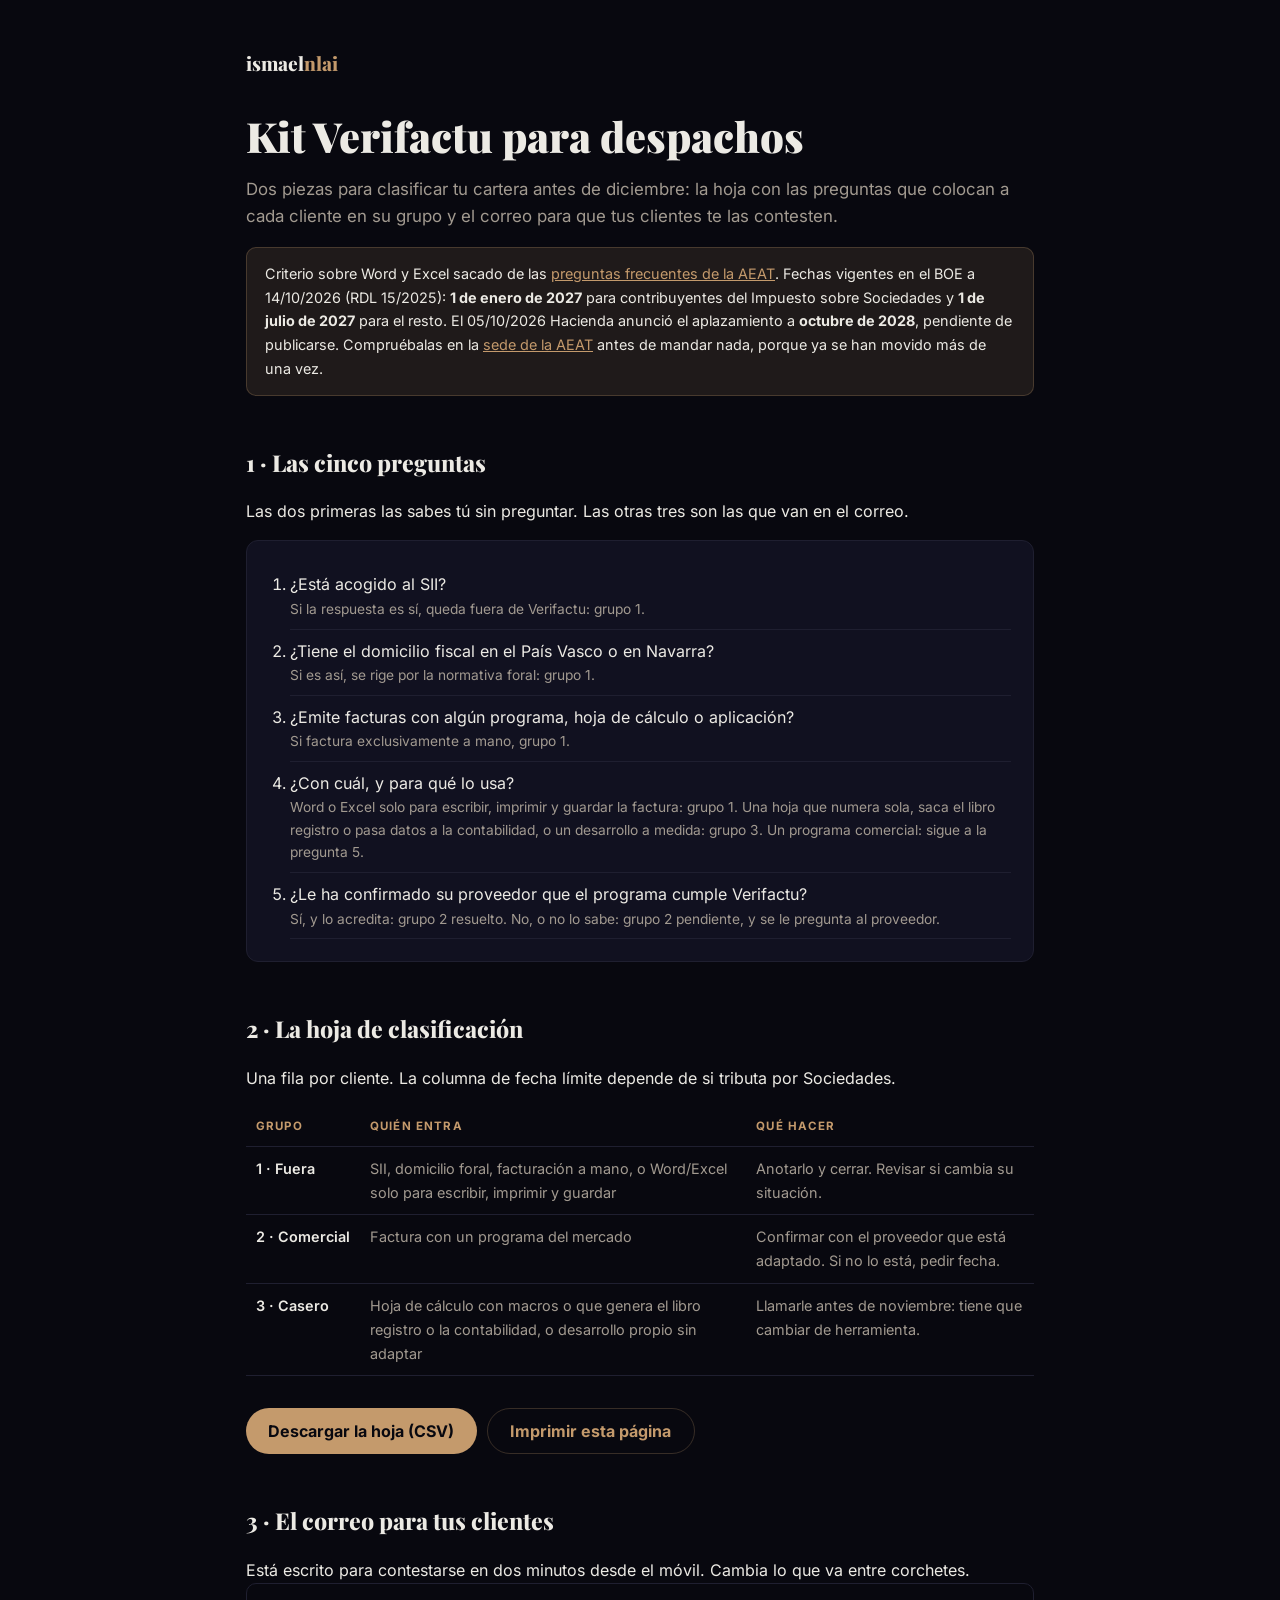
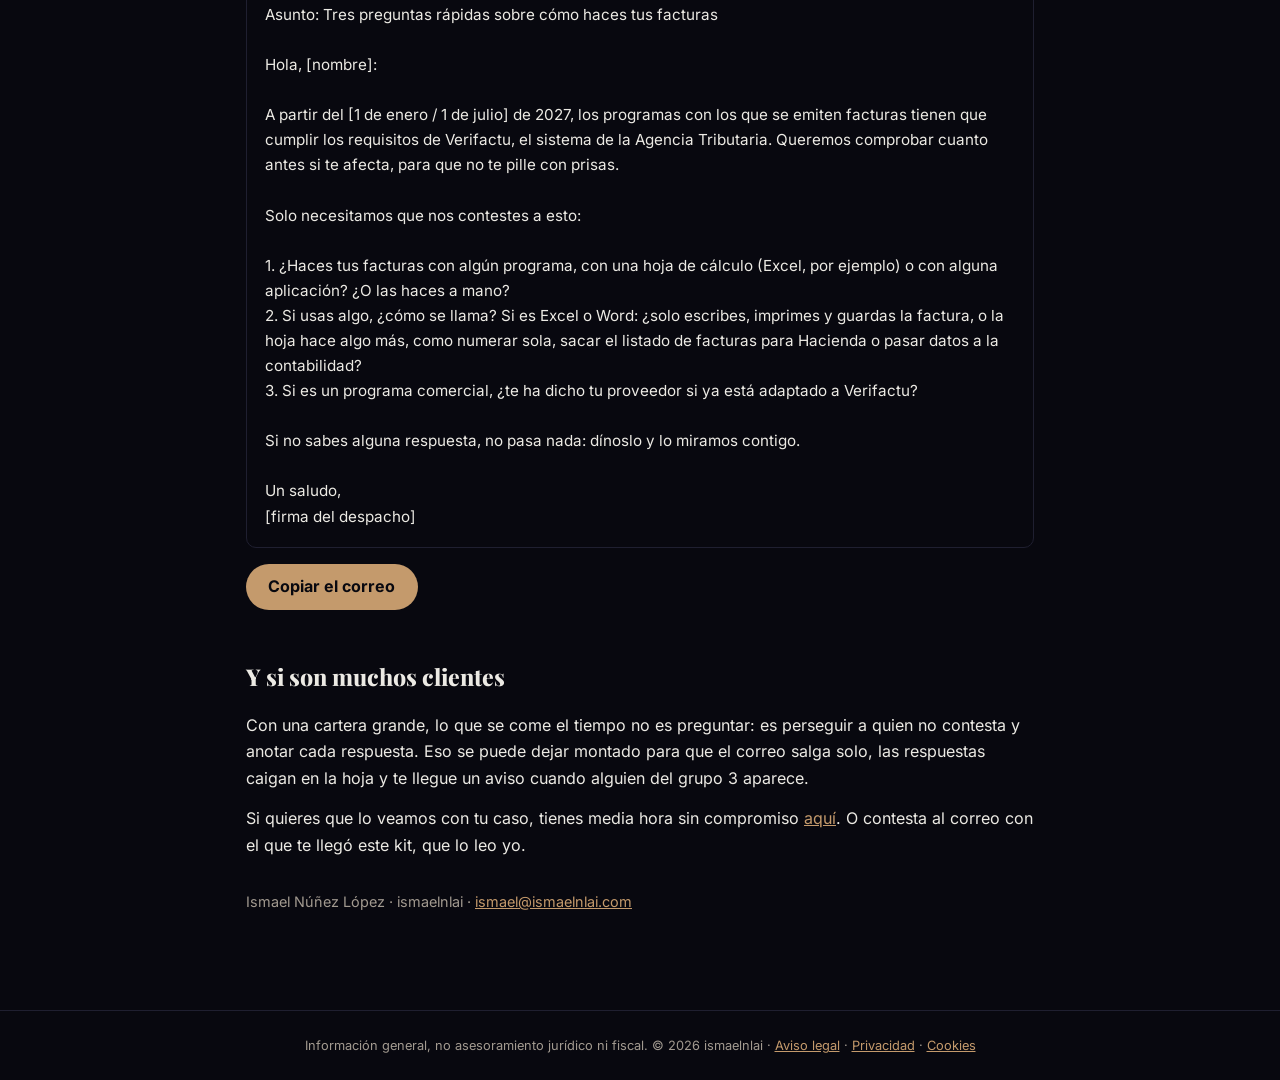
<file: verifactu-kit.html>
<!DOCTYPE html>
<html lang="es">
<head>
  <meta charset="UTF-8">
  <meta name="viewport" content="width=device-width, initial-scale=1.0">
  <meta name="robots" content="noindex, nofollow">
  <title>Kit Verifactu para despachos | ismaelnlai</title>
  <link rel="icon" href="/favicon.svg" type="image/svg+xml">
  <link rel="icon" href="/favicon.ico" sizes="any">
  <link rel="preload" href="/assets/fonts/inter-latin.woff2" as="font" type="font/woff2" crossorigin>
  <link rel="preload" href="/assets/fonts/playfair-display-latin.woff2" as="font" type="font/woff2" crossorigin>
  <link rel="stylesheet" href="/assets/fonts/fonts.css">
  <style>
    :root {
      --accent:#C49A6C; --accent-glow:rgba(196,154,108,0.12); --accent-border:rgba(196,154,108,0.25);
      --bg:#08080F; --bg-card:#111120; --text:#ECEAE4; --text-2:#A29A90; --border:#1F1F30; --red:#E06C6C;
    }
    * { margin:0; padding:0; box-sizing:border-box; }
    body { font-family:'Inter', system-ui, sans-serif; background:var(--bg); color:var(--text); line-height:1.65; }
    a { color:var(--accent); }
    main { max-width:820px; margin:0 auto; padding:48px 16px; }
    .logo { font-family:'Playfair Display', serif; font-size:1.2rem; font-weight:800; color:var(--text); text-decoration:none; }
    .logo span { color:var(--accent); }
    h1 { font-family:'Playfair Display', serif; font-size:clamp(1.9rem, 5vw, 2.6rem); font-weight:900; line-height:1.15; margin:2rem 0 1rem; }
    h2 { font-family:'Playfair Display', serif; font-size:1.45rem; font-weight:800; margin:3rem 0 1rem; }
    .lead { color:var(--text-2); font-size:1.05rem; }
    p + p { margin-top:.9rem; }
    .card { background:var(--bg-card); border:1px solid var(--border); border-radius:12px; padding:22px; margin:1rem 0; }
    ol.q { margin:0 0 0 1.3rem; }
    ol.q li { padding:8px 0; border-bottom:1px solid var(--border); }
    ol.q li span { display:block; font-size:.86rem; color:var(--text-2); }
    .table-wrap { overflow-x:auto; }
    table { width:100%; border-collapse:collapse; font-size:.9rem; margin:1rem 0; }
    th { text-align:left; color:var(--accent); font-size:.72rem; letter-spacing:.1em; text-transform:uppercase; padding:10px; border-bottom:1px solid var(--border); }
    td { padding:10px; border-bottom:1px solid var(--border); color:var(--text-2); vertical-align:top; }
    td:first-child { color:var(--text); font-weight:600; white-space:nowrap; }
    .btn { display:inline-flex; align-items:center; height:46px; padding:0 1.4rem; border-radius:100px; border:0; background:var(--accent); color:var(--bg); font:inherit; font-weight:700; cursor:pointer; text-decoration:none; }
    .btn.ghost { background:transparent; color:var(--accent); border:1px solid var(--accent-border); }
    .actions { display:flex; flex-wrap:wrap; gap:10px; margin-top:1rem; }
    pre { white-space:pre-wrap; font-family:inherit; font-size:.95rem; background:var(--bg); border:1px solid var(--border); border-radius:10px; padding:18px; color:var(--text); }
    .note { background:var(--accent-glow); border:1px solid var(--accent-border); border-radius:10px; padding:14px 18px; font-size:.9rem; margin:1rem 0; }
    .copied { font-size:.85rem; color:#8FD3A8; align-self:center; display:none; }
    footer { border-top:1px solid var(--border); margin-top:3rem; padding:24px 16px; text-align:center; font-size:.8rem; color:var(--text-2); }
    @media print {
      body { background:#fff; color:#111; }
      .actions, footer { display:none; }
      .card, pre { background:#fff; border-color:#ccc; color:#111; }
      td, .lead, ol.q li span { color:#333; }
    }
  </style>
</head>
<body>
<main>
  <a href="/" class="logo">ismael<span>nlai</span></a>
  <h1>Kit Verifactu para despachos</h1>
  <p class="lead">Dos piezas para clasificar tu cartera antes de diciembre: la hoja con las preguntas que colocan a cada cliente en su grupo y el correo para que tus clientes te las contesten.</p>
  <div class="note">Criterio sobre Word y Excel sacado de las <a href="https://sede.agenciatributaria.gob.es/Sede/iva/sistemas-informaticos-facturacion-verifactu/preguntas-frecuentes/cuestiones-generales-ambitos-aplicacion.html" rel="noopener">preguntas frecuentes de la AEAT</a>. Fechas vigentes en el BOE a 14/10/2026 (RDL 15/2025): <strong>1 de enero de 2027</strong> para contribuyentes del Impuesto sobre Sociedades y <strong>1 de julio de 2027</strong> para el resto. El 05/10/2026 Hacienda anunció el aplazamiento a <strong>octubre de 2028</strong>, pendiente de publicarse. Compruébalas en la <a href="https://sede.agenciatributaria.gob.es/Sede/iva/sistemas-informaticos-facturacion-verifactu.html" rel="noopener">sede de la AEAT</a> antes de mandar nada, porque ya se han movido más de una vez.</div>

  <h2>1 · Las cinco preguntas</h2>
  <p>Las dos primeras las sabes tú sin preguntar. Las otras tres son las que van en el correo.</p>
  <div class="card">
    <ol class="q">
      <li>¿Está acogido al SII? <span>Si la respuesta es sí, queda fuera de Verifactu: grupo 1.</span></li>
      <li>¿Tiene el domicilio fiscal en el País Vasco o en Navarra? <span>Si es así, se rige por la normativa foral: grupo 1.</span></li>
      <li>¿Emite facturas con algún programa, hoja de cálculo o aplicación? <span>Si factura exclusivamente a mano, grupo 1.</span></li>
      <li>¿Con cuál, y para qué lo usa? <span>Word o Excel solo para escribir, imprimir y guardar la factura: grupo 1. Una hoja que numera sola, saca el libro registro o pasa datos a la contabilidad, o un desarrollo a medida: grupo 3. Un programa comercial: sigue a la pregunta 5.</span></li>
      <li>¿Le ha confirmado su proveedor que el programa cumple Verifactu? <span>Sí, y lo acredita: grupo 2 resuelto. No, o no lo sabe: grupo 2 pendiente, y se le pregunta al proveedor.</span></li>
    </ol>
  </div>

  <h2>2 · La hoja de clasificación</h2>
  <p>Una fila por cliente. La columna de fecha límite depende de si tributa por Sociedades.</p>
  <div class="table-wrap">
    <table>
      <tr><th>Grupo</th><th>Quién entra</th><th>Qué hacer</th></tr>
      <tr><td>1 · Fuera</td><td>SII, domicilio foral, facturación a mano, o Word/Excel solo para escribir, imprimir y guardar</td><td>Anotarlo y cerrar. Revisar si cambia su situación.</td></tr>
      <tr><td>2 · Comercial</td><td>Factura con un programa del mercado</td><td>Confirmar con el proveedor que está adaptado. Si no lo está, pedir fecha.</td></tr>
      <tr><td>3 · Casero</td><td>Hoja de cálculo con macros o que genera el libro registro o la contabilidad, o desarrollo propio sin adaptar</td><td>Llamarle antes de noviembre: tiene que cambiar de herramienta.</td></tr>
    </table>
  </div>
  <div class="actions">
    <button class="btn" id="csvBtn" type="button">Descargar la hoja (CSV)</button>
    <button class="btn ghost" type="button" onclick="window.print()">Imprimir esta página</button>
  </div>

  <h2>3 · El correo para tus clientes</h2>
  <p>Está escrito para contestarse en dos minutos desde el móvil. Cambia lo que va entre corchetes.</p>
  <pre id="mailText">Asunto: Tres preguntas rápidas sobre cómo haces tus facturas

Hola, [nombre]:

A partir del [1 de enero / 1 de julio] de 2027, los programas con los que se emiten facturas tienen que cumplir los requisitos de Verifactu, el sistema de la Agencia Tributaria. Queremos comprobar cuanto antes si te afecta, para que no te pille con prisas.

Solo necesitamos que nos contestes a esto:

1. ¿Haces tus facturas con algún programa, con una hoja de cálculo (Excel, por ejemplo) o con alguna aplicación? ¿O las haces a mano?
2. Si usas algo, ¿cómo se llama? Si es Excel o Word: ¿solo escribes, imprimes y guardas la factura, o la hoja hace algo más, como numerar sola, sacar el listado de facturas para Hacienda o pasar datos a la contabilidad?
3. Si es un programa comercial, ¿te ha dicho tu proveedor si ya está adaptado a Verifactu?

Si no sabes alguna respuesta, no pasa nada: dínoslo y lo miramos contigo.

Un saludo,
[firma del despacho]</pre>
  <div class="actions">
    <button class="btn" id="copyBtn" type="button">Copiar el correo</button>
    <span class="copied" id="copied">Copiado</span>
  </div>

  <h2>Y si son muchos clientes</h2>
  <p>Con una cartera grande, lo que se come el tiempo no es preguntar: es perseguir a quien no contesta y anotar cada respuesta. Eso se puede dejar montado para que el correo salga solo, las respuestas caigan en la hoja y te llegue un aviso cuando alguien del grupo 3 aparece.</p>
  <p>Si quieres que lo veamos con tu caso, tienes media hora sin compromiso <a href="https://calendly.com/ismaelnlai/diagnostico?utm_source=kit&amp;utm_campaign=verifactu">aquí</a>. O contesta al correo con el que te llegó este kit, que lo leo yo.</p>
  <p style="margin-top:2rem;color:var(--text-2);font-size:.9rem;">Ismael Núñez López · ismaelnlai · <a href="mailto:ismael@ismaelnlai.com">ismael@ismaelnlai.com</a></p>
</main>

<footer>Información general, no asesoramiento jurídico ni fiscal. &copy; 2026 ismaelnlai · <a href="/aviso-legal">Aviso legal</a> · <a href="/privacidad">Privacidad</a> · <a href="/cookies">Cookies</a></footer>

<script>
  (function () {
    // Punto y coma: es el separador que Excel en español abre sin preguntar.
    var cabecera = ['Cliente', 'Tributa por Sociedades (S/N)', 'Fecha límite',
      'En SII (S/N)', 'Domicilio foral (S/N)', 'Factura con programa (S/N)',
      'Programa que usa', 'Proveedor confirma Verifactu (S/N/No sabe)',
      'Grupo (1/2/3)', 'Próximo paso', 'Fecha de contacto', 'Notas'];
    var ejemplo = ['Ejemplo: Cliente SL', 'S', '01/01/2027', 'N', 'N', 'S',
      'Excel con macro que saca el libro registro', 'No aplica', '3', 'Llamar', '', 'Borra esta fila'];

    function linea(celdas) {
      return celdas.map(function (c) { return '"' + String(c).replace(/"/g, '""') + '"'; }).join(';');
    }

    document.getElementById('csvBtn').addEventListener('click', function () {
      // BOM delante para que Excel lea bien los acentos del contenido que se escriba.
      var csv = '﻿' + linea(cabecera) + '\r\n' + linea(ejemplo) + '\r\n';
      var blob = new Blob([csv], { type: 'text/csv;charset=utf-8' });
      var a = document.createElement('a');
      a.href = URL.createObjectURL(blob);
      a.download = 'verifactu-clasificacion-clientes.csv';
      document.body.appendChild(a);
      a.click();
      setTimeout(function () { URL.revokeObjectURL(a.href); a.remove(); }, 500);
    });

    document.getElementById('copyBtn').addEventListener('click', function () {
      var texto = document.getElementById('mailText').innerText;
      var aviso = document.getElementById('copied');
      function hecho() { aviso.style.display = 'inline'; setTimeout(function () { aviso.style.display = 'none'; }, 2000); }
      if (navigator.clipboard && navigator.clipboard.writeText) {
        navigator.clipboard.writeText(texto).then(hecho, function () { window.getSelection().selectAllChildren(document.getElementById('mailText')); });
      } else {
        window.getSelection().selectAllChildren(document.getElementById('mailText'));
      }
    });
  })();
</script>
</body>
</html>
</file>
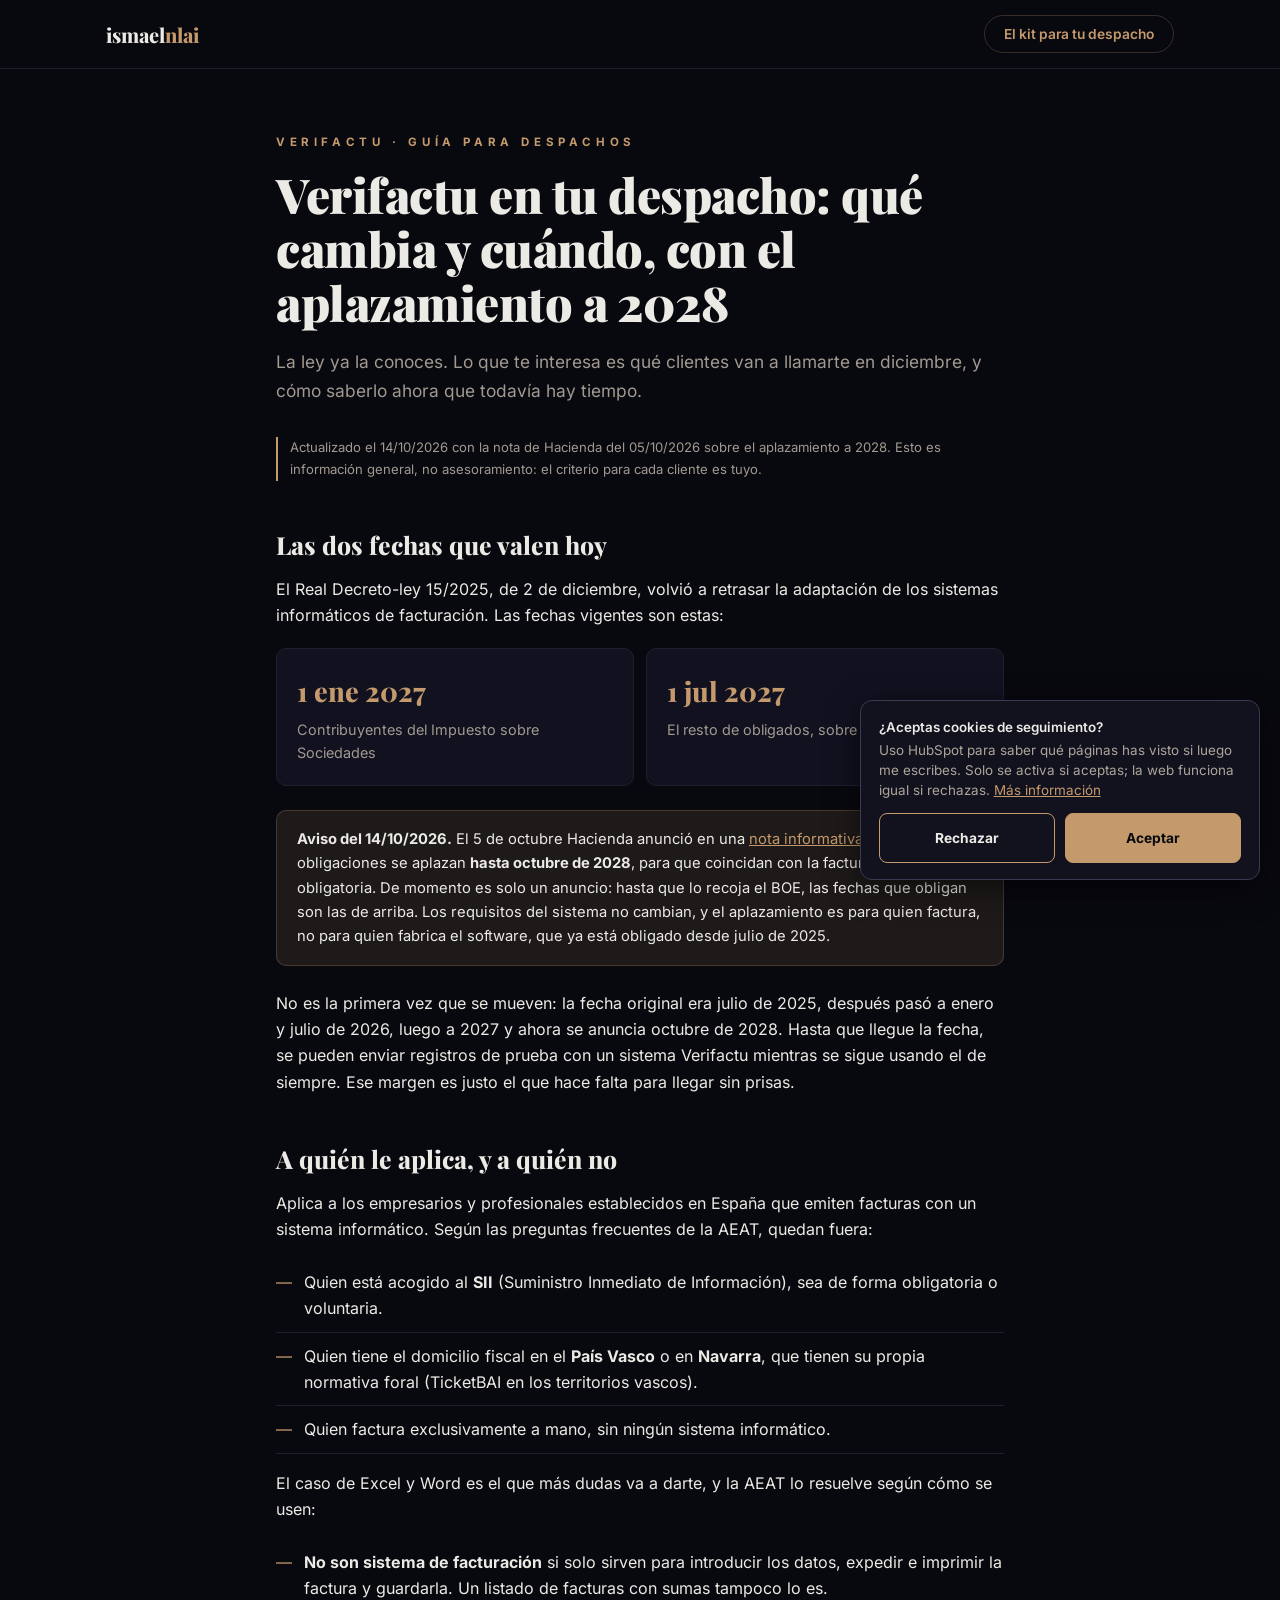
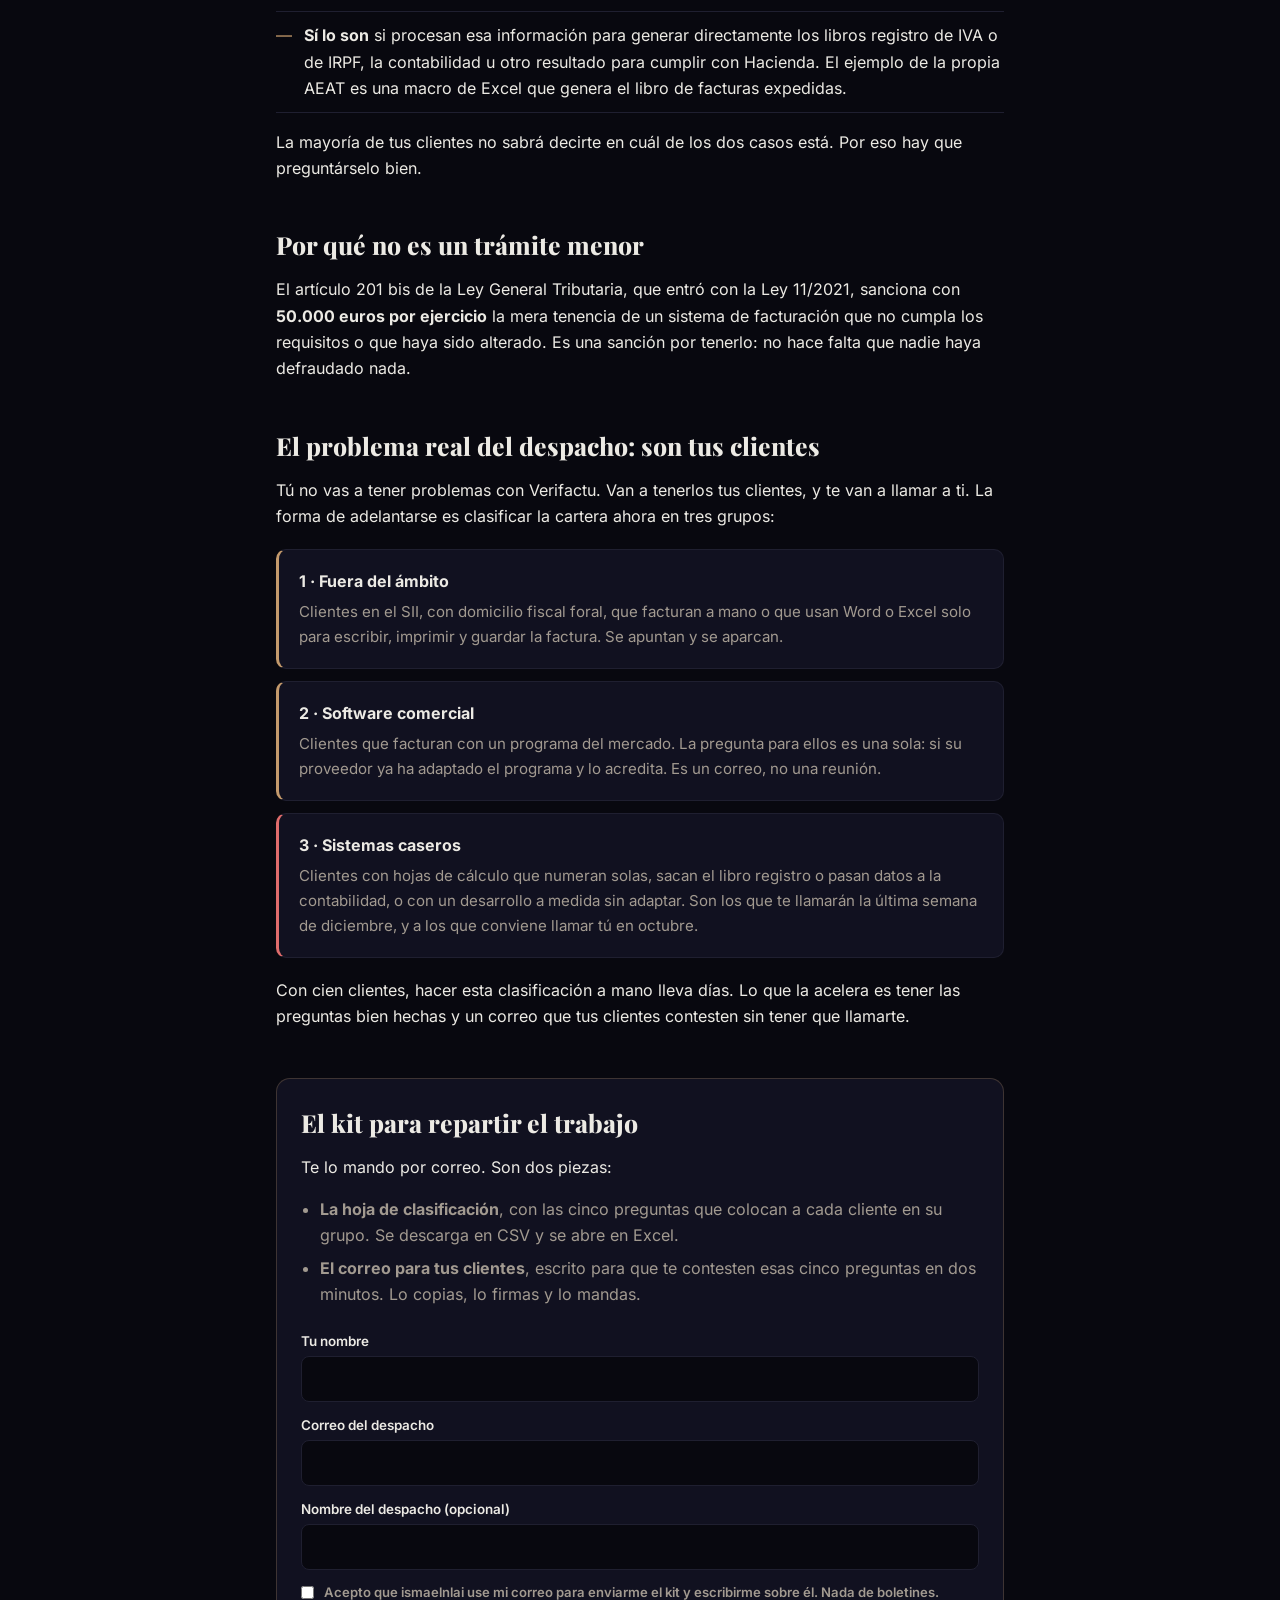
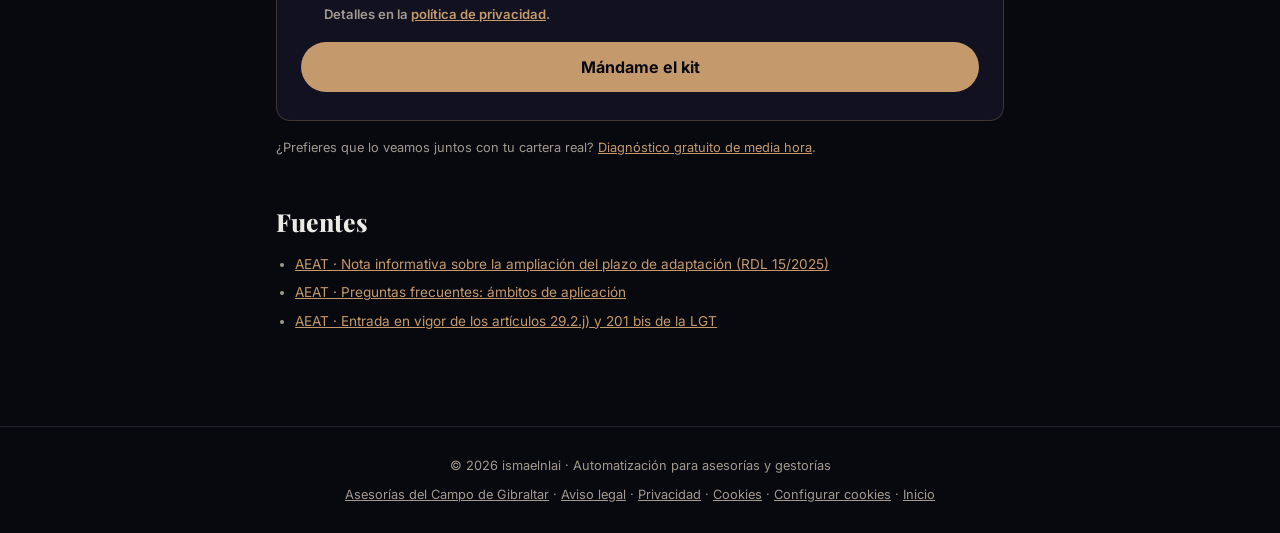
<file: verifactu.html>
<!DOCTYPE html>
<html lang="es">
<head>
  <meta charset="UTF-8">
  <meta name="viewport" content="width=device-width, initial-scale=1.0">
  <title>Verifactu en tu despacho: fechas y aplazamiento a 2028 | ismaelnlai</title>
  <link rel="icon" href="/favicon.svg" type="image/svg+xml">
  <link rel="icon" href="/favicon.ico" sizes="any">
  <meta name="description" content="Verifactu: las fechas del BOE (2027), el aplazamiento anunciado a octubre de 2028, a quién no le aplica y cómo clasificar a los clientes de tu despacho.">
  <link rel="canonical" href="https://ismaelnlai.com/verifactu">

  <meta property="og:type"        content="article">
  <meta property="og:url"         content="https://ismaelnlai.com/verifactu">
  <meta property="og:title"       content="Verifactu en tu despacho: qué cambia y cuándo, con el aplazamiento a 2028">
  <meta property="og:description" content="Las fechas del RDL 15/2025, el aplazamiento anunciado a octubre de 2028, quién queda fuera y cómo clasificar a tus clientes.">
  <meta property="og:image"       content="https://ismaelnlai.com/assets/og-image.png">
  <meta property="og:locale"      content="es_ES">

  <link rel="preload" href="/assets/fonts/inter-latin.woff2" as="font" type="font/woff2" crossorigin>
  <link rel="preload" href="/assets/fonts/playfair-display-latin.woff2" as="font" type="font/woff2" crossorigin>
  <link rel="stylesheet" href="/assets/fonts/fonts.css">

  <script type="application/ld+json">
  {
    "@context": "https://schema.org",
    "@type": "Article",
    "headline": "Verifactu en tu despacho: fechas, a quién afecta y cómo repartir el trabajo",
    "datePublished": "2026-09-28",
    "dateModified": "2026-10-14T12:00:00+02:00",
    "inLanguage": "es-ES",
    "mainEntityOfPage": "https://ismaelnlai.com/verifactu",
    "image": "https://ismaelnlai.com/assets/og-image.png",
    "author": { "@id": "https://ismaelnlai.com/#person", "@type": "Person", "name": "Ismael Núñez López", "url": "https://ismaelnlai.com/sobre-mi" },
    "publisher": { "@type": "Organization", "name": "ismaelnlai", "url": "https://ismaelnlai.com" },
    "citation": [
      "https://sede.agenciatributaria.gob.es/Sede/iva/sistemas-informaticos-facturacion-verifactu/nota-informativa-ampliacion-plazo-adaptacion-facturacion.html",
      "https://sede.agenciatributaria.gob.es/Sede/iva/sistemas-informaticos-facturacion-verifactu/preguntas-frecuentes/cuestiones-generales-ambitos-aplicacion.html"
    ]
  }
  </script>

  <style>
    :root {
      --accent:        #C49A6C;
      --accent-glow:   rgba(196,154,108,0.12);
      --accent-border: rgba(196,154,108,0.25);
      --bg:            #08080F;
      --bg-card:       #111120;
      --text:          #ECEAE4;
      --text-2:        #A29A90;
      --border:        #1F1F30;
      --red:           #E06C6C;
      --radius:        10px;
    }
    * { margin:0; padding:0; box-sizing:border-box; }
    html { scroll-behavior:smooth; }
    body { font-family:'Inter', system-ui, sans-serif; background:var(--bg); color:var(--text); line-height:1.65; }
    a { color:var(--accent); }

    header { border-bottom:1px solid var(--border); }
    .nav { max-width:1100px; margin:0 auto; padding:0 16px; height:68px; display:flex; align-items:center; justify-content:space-between; }
    .logo { font-family:'Playfair Display', serif; font-size:1.25rem; font-weight:800; color:var(--text); text-decoration:none; }
    .logo span { color:var(--accent); }
    .btn-outline { display:inline-flex; align-items:center; height:38px; padding:0 1.2rem; border:1px solid var(--accent-border); color:var(--accent); border-radius:100px; font-size:.86rem; font-weight:600; text-decoration:none; }
    .btn-outline:hover { background:var(--accent); color:var(--bg); }

    main { max-width:760px; margin:0 auto; padding:64px 16px 40px; }
    .label { font-size:.72rem; font-weight:700; letter-spacing:.4em; text-transform:uppercase; color:var(--accent); margin-bottom:1rem; }
    h1 { font-family:'Playfair Display', serif; font-size:clamp(2rem, 5vw, 3rem); font-weight:900; line-height:1.12; letter-spacing:-.5px; margin-bottom:1.2rem; }
    .lead { font-size:1.08rem; color:var(--text-2); margin-bottom:2rem; }
    h2 { font-family:'Playfair Display', serif; font-size:1.55rem; font-weight:800; margin:3rem 0 1rem; line-height:1.25; }
    p + p { margin-top:1rem; }
    .meta { font-size:.82rem; color:var(--text-2); border-left:2px solid var(--accent); padding-left:12px; margin-bottom:2.5rem; }

    .dates { display:grid; grid-template-columns:repeat(auto-fit, minmax(220px, 1fr)); gap:12px; margin:1.2rem 0; }
    .date-card { background:var(--bg-card); border:1px solid var(--border); border-radius:var(--radius); padding:20px; }
    .date-card .d { font-family:'Playfair Display', serif; font-size:1.7rem; font-weight:800; color:var(--accent); }
    .date-card .w { font-size:.9rem; color:var(--text-2); margin-top:4px; }

    ul.clean { list-style:none; margin:1rem 0; }
    ul.clean li { padding:10px 0 10px 28px; border-bottom:1px solid var(--border); position:relative; }
    ul.clean li::before { content:'—'; position:absolute; left:0; color:var(--accent); }

    .groups { display:grid; gap:12px; margin:1.2rem 0; }
    .group { background:var(--bg-card); border:1px solid var(--border); border-left:3px solid var(--accent); border-radius:var(--radius); padding:18px 20px; }
    .group.warn { border-left-color:var(--red); }
    .group h3 { font-size:1rem; margin-bottom:6px; }
    .group p { color:var(--text-2); font-size:.94rem; }

    .note { background:var(--accent-glow); border:1px solid var(--accent-border); border-radius:var(--radius); padding:16px 20px; font-size:.92rem; margin:1.5rem 0; }

    .kit { background:var(--bg-card); border:1px solid var(--accent-border); border-radius:14px; padding:28px 24px; margin:3rem 0 1rem; }
    .kit h2 { margin-top:0; }
    .kit ul { margin:1rem 0 1.4rem 1.2rem; color:var(--text-2); }
    .kit li { margin-bottom:6px; }
    #kitForm[hidden], #kitNoJs[hidden] { display:none; }
    form { display:grid; gap:12px; }
    label { font-size:.84rem; font-weight:600; display:block; margin-bottom:4px; }
    input[type=text], input[type=email] { width:100%; height:46px; padding:0 14px; background:var(--bg); color:var(--text); border:1px solid var(--border); border-radius:8px; font:inherit; }
    input:focus { outline:2px solid var(--accent-border); border-color:var(--accent); }
    .check { display:flex; gap:10px; align-items:flex-start; font-size:.82rem; color:var(--text-2); }
    .check input { margin-top:4px; }
    .hp { position:absolute; left:-9999px; width:1px; height:1px; overflow:hidden; }
    button { height:50px; border:0; border-radius:100px; background:var(--accent); color:var(--bg); font:inherit; font-weight:700; font-size:1rem; cursor:pointer; }
    button:disabled { opacity:.6; cursor:default; }
    .msg { display:none; font-size:.92rem; padding:14px 16px; border-radius:8px; }
    .msg.ok { background:rgba(108,191,138,.12); color:#8FD3A8; }
    .msg.err { background:rgba(224,108,108,.12); color:#F0A0A0; }
    .small { font-size:.8rem; color:var(--text-2); }

    .sources { font-size:.85rem; color:var(--text-2); }
    .sources li { margin:6px 0 6px 1.2rem; }

    footer { border-top:1px solid var(--border); margin-top:3rem; padding:28px 16px; text-align:center; font-size:.8rem; color:var(--text-2); }
    footer a { color:var(--text-2); }
  </style>
</head>
<body>

<header>
  <nav class="nav">
    <a href="/" class="logo">ismael<span>nlai</span></a>
    <a href="#kit" class="btn-outline">El kit para tu despacho</a>
  </nav>
</header>

<main>
  <p class="label">Verifactu · guía para despachos</p>
  <h1>Verifactu en tu despacho: qué cambia y cuándo, con el aplazamiento a 2028</h1>
  <p class="lead">La ley ya la conoces. Lo que te interesa es qué clientes van a llamarte en diciembre, y cómo saberlo ahora que todavía hay tiempo.</p>
  <p class="meta">Actualizado el 14/10/2026 con la nota de Hacienda del 05/10/2026 sobre el aplazamiento a 2028. Esto es información general, no asesoramiento: el criterio para cada cliente es tuyo.</p>

  <h2>Las dos fechas que valen hoy</h2>
  <p>El Real Decreto-ley 15/2025, de 2 de diciembre, volvió a retrasar la adaptación de los sistemas informáticos de facturación. Las fechas vigentes son estas:</p>
  <div class="dates">
    <div class="date-card"><div class="d">1 ene 2027</div><div class="w">Contribuyentes del Impuesto sobre Sociedades</div></div>
    <div class="date-card"><div class="d">1 jul 2027</div><div class="w">El resto de obligados, sobre todo autónomos</div></div>
  </div>
  <div class="note"><strong>Aviso del 14/10/2026.</strong> El 5 de octubre Hacienda anunció en una <a href="https://www.hacienda.gob.es/sgt/gabsehacienda/nota-informativa-verifactu.pdf" rel="noopener">nota informativa</a> que estas obligaciones se aplazan <strong>hasta octubre de 2028</strong>, para que coincidan con la factura electrónica obligatoria. De momento es solo un anuncio: hasta que lo recoja el BOE, las fechas que obligan son las de arriba. Los requisitos del sistema no cambian, y el aplazamiento es para quien factura, no para quien fabrica el software, que ya está obligado desde julio de 2025.</div>
  <p>No es la primera vez que se mueven: la fecha original era julio de 2025, después pasó a enero y julio de 2026, luego a 2027 y ahora se anuncia octubre de 2028. Hasta que llegue la fecha, se pueden enviar registros de prueba con un sistema Verifactu mientras se sigue usando el de siempre. Ese margen es justo el que hace falta para llegar sin prisas.</p>

  <h2>A quién le aplica, y a quién no</h2>
  <p>Aplica a los empresarios y profesionales establecidos en España que emiten facturas con un sistema informático. Según las preguntas frecuentes de la AEAT, quedan fuera:</p>
  <ul class="clean">
    <li>Quien está acogido al <strong>SII</strong> (Suministro Inmediato de Información), sea de forma obligatoria o voluntaria.</li>
    <li>Quien tiene el domicilio fiscal en el <strong>País Vasco</strong> o en <strong>Navarra</strong>, que tienen su propia normativa foral (TicketBAI en los territorios vascos).</li>
    <li>Quien factura exclusivamente a mano, sin ningún sistema informático.</li>
  </ul>
  <p>El caso de Excel y Word es el que más dudas va a darte, y la AEAT lo resuelve según cómo se usen:</p>
  <ul class="clean">
    <li><strong>No son sistema de facturación</strong> si solo sirven para introducir los datos, expedir e imprimir la factura y guardarla. Un listado de facturas con sumas tampoco lo es.</li>
    <li><strong>Sí lo son</strong> si procesan esa información para generar directamente los libros registro de IVA o de IRPF, la contabilidad u otro resultado para cumplir con Hacienda. El ejemplo de la propia AEAT es una macro de Excel que genera el libro de facturas expedidas.</li>
  </ul>
  <p>La mayoría de tus clientes no sabrá decirte en cuál de los dos casos está. Por eso hay que preguntárselo bien.</p>

  <h2>Por qué no es un trámite menor</h2>
  <p>El artículo 201 bis de la Ley General Tributaria, que entró con la Ley 11/2021, sanciona con <strong>50.000 euros por ejercicio</strong> la mera tenencia de un sistema de facturación que no cumpla los requisitos o que haya sido alterado. Es una sanción por tenerlo: no hace falta que nadie haya defraudado nada.</p>

  <h2>El problema real del despacho: son tus clientes</h2>
  <p>Tú no vas a tener problemas con Verifactu. Van a tenerlos tus clientes, y te van a llamar a ti. La forma de adelantarse es clasificar la cartera ahora en tres grupos:</p>
  <div class="groups">
    <div class="group">
      <h3>1 · Fuera del ámbito</h3>
      <p>Clientes en el SII, con domicilio fiscal foral, que facturan a mano o que usan Word o Excel solo para escribir, imprimir y guardar la factura. Se apuntan y se aparcan.</p>
    </div>
    <div class="group">
      <h3>2 · Software comercial</h3>
      <p>Clientes que facturan con un programa del mercado. La pregunta para ellos es una sola: si su proveedor ya ha adaptado el programa y lo acredita. Es un correo, no una reunión.</p>
    </div>
    <div class="group warn">
      <h3>3 · Sistemas caseros</h3>
      <p>Clientes con hojas de cálculo que numeran solas, sacan el libro registro o pasan datos a la contabilidad, o con un desarrollo a medida sin adaptar. Son los que te llamarán la última semana de diciembre, y a los que conviene llamar tú en octubre.</p>
    </div>
  </div>
  <p>Con cien clientes, hacer esta clasificación a mano lleva días. Lo que la acelera es tener las preguntas bien hechas y un correo que tus clientes contesten sin tener que llamarte.</p>

  <section class="kit" id="kit">
    <h2>El kit para repartir el trabajo</h2>
    <p>Te lo mando por correo. Son dos piezas:</p>
    <ul>
      <li><strong>La hoja de clasificación</strong>, con las cinco preguntas que colocan a cada cliente en su grupo. Se descarga en CSV y se abre en Excel.</li>
      <li><strong>El correo para tus clientes</strong>, escrito para que te contesten esas cinco preguntas en dos minutos. Lo copias, lo firmas y lo mandas.</li>
    </ul>
    <!-- Sin JS el envío nativo haría un GET con los datos en la URL: el formulario
         nace oculto y lo muestra su propio script; mientras, se ve la alternativa. -->
    <p id="kitNoJs">Para pedir el kit por aquí hace falta JavaScript. Escríbeme a <a href="mailto:ismael@ismaelnlai.com?subject=Kit%20Verifactu">ismael@ismaelnlai.com</a> y te lo mando yo.</p>
    <form id="kitForm" novalidate hidden>
      <div>
        <label for="nombre">Tu nombre</label>
        <input type="text" id="nombre" name="nombre" autocomplete="name" required maxlength="120">
      </div>
      <div>
        <label for="email">Correo del despacho</label>
        <input type="email" id="email" name="email" autocomplete="email" required maxlength="150">
      </div>
      <div>
        <label for="despacho">Nombre del despacho (opcional)</label>
        <input type="text" id="despacho" name="despacho" autocomplete="organization" maxlength="150">
      </div>
      <div class="hp" aria-hidden="true">
        <label for="web">No rellenes este campo</label>
        <input type="text" id="web" name="web" tabindex="-1" autocomplete="off">
      </div>
      <label class="check">
        <input type="checkbox" id="acepto" name="acepto" required>
        <span>Acepto que ismaelnlai use mi correo para enviarme el kit y escribirme sobre él. Nada de boletines. Detalles en la <a href="/privacidad">política de privacidad</a>.</span>
      </label>
      <button type="submit" id="kitBtn">Mándame el kit</button>
      <div class="msg ok" id="kitOk">Solicitud recibida. Te lo mando desde <strong>ismael@ismaelnlai.com</strong> en unos minutos; mira también en promociones. Si en media hora no lo tienes, <a href="mailto:ismael@ismaelnlai.com?subject=Kit%20Verifactu">escríbeme</a> y te lo envío yo.</div>
      <div class="msg err" id="kitErr">No ha salido. Prueba otra vez, o escríbeme directamente a <a href="mailto:ismael@ismaelnlai.com?subject=Kit%20Verifactu">ismael@ismaelnlai.com</a> y te lo mando yo.</div>
    </form>
  </section>
  <p class="small">¿Prefieres que lo veamos juntos con tu cartera real? <a href="https://calendly.com/ismaelnlai/diagnostico?utm_source=web&amp;utm_campaign=verifactu" target="_blank" rel="noopener">Diagnóstico gratuito de media hora</a>.</p>

  <h2>Fuentes</h2>
  <ul class="sources">
    <li><a href="https://sede.agenciatributaria.gob.es/Sede/iva/sistemas-informaticos-facturacion-verifactu/nota-informativa-ampliacion-plazo-adaptacion-facturacion.html" rel="noopener">AEAT · Nota informativa sobre la ampliación del plazo de adaptación (RDL 15/2025)</a></li>
    <li><a href="https://sede.agenciatributaria.gob.es/Sede/iva/sistemas-informaticos-facturacion-verifactu/preguntas-frecuentes/cuestiones-generales-ambitos-aplicacion.html" rel="noopener">AEAT · Preguntas frecuentes: ámbitos de aplicación</a></li>
    <li><a href="https://sede.agenciatributaria.gob.es/Sede/todas-noticias/2021/octubre/5/aviso-sobre-entrada-vigor-articulos-reglamentario.html" rel="noopener">AEAT · Entrada en vigor de los artículos 29.2.j) y 201 bis de la LGT</a></li>
  </ul>
</main>

<footer>
  <p>&copy; 2026 ismaelnlai · Automatización para asesorías y gestorías</p>
  <p style="margin-top:.5rem;"><a href="/asesorias-campo-de-gibraltar">Asesorías del Campo de Gibraltar</a> · <a href="/aviso-legal">Aviso legal</a> · <a href="/privacidad">Privacidad</a> · <a href="/cookies">Cookies</a> · <a href="/cookies" data-cookie-settings>Configurar cookies</a> · <a href="/">Inicio</a></p>
</footer>

<script>
  (function () {
    var form = document.getElementById('kitForm');
    var btn = document.getElementById('kitBtn');
    var ok = document.getElementById('kitOk');
    var err = document.getElementById('kitErr');
    form.hidden = false;
    document.getElementById('kitNoJs').hidden = true;

    // Origen del lead: el post de LinkedIn o Instagram lleva utm_source en el enlace.
    var params = new URLSearchParams(window.location.search);

    form.email.addEventListener('input', function () { form.email.setCustomValidity(''); });
    form.addEventListener('submit', function (e) {
      e.preventDefault();
      err.style.display = 'none';
      if (btn.disabled) return;
      // type=email acepta "a@b": pedimos además un dominio con punto.
      var emailOk = /^[^\s@]+@[^\s@]+\.[^\s@]{2,}$/.test(form.email.value.trim());
      form.email.setCustomValidity(emailOk || !form.email.value ? '' : 'Revisa el correo: parece incompleto.');
      if (!form.checkValidity()) { form.reportValidity(); return; }
      btn.disabled = true;
      btn.textContent = 'Enviando…';
      // Sin respuesta en 15 s se deja de esperar. El servidor pudo recibirla igualmente.
      var ctrl = 'AbortController' in window ? new AbortController() : null;
      var reloj = setTimeout(function () { if (ctrl) ctrl.abort(); }, 15000);
      fetch('https://n8n.ismaelnlai.com/webhook/kit-verifactu', {
        method: 'POST',
        headers: { 'Content-Type': 'application/json' },
        signal: ctrl ? ctrl.signal : undefined,
        body: JSON.stringify({
          nombre: form.nombre.value,
          email: form.email.value,
          despacho: form.despacho.value,
          web: form.web.value,
          origen: params.get('utm_source') || 'directo',
          contenido: params.get('utm_content') || ''
        })
      })
      .then(function (res) {
        clearTimeout(reloj);
        // El webhook del kit responde al recibir (onReceived), antes de que el workflow haga
        // nada, y a los bots les contesta igual. Un 2xx solo dice que la solicitud llegó:
        // por eso el aviso no afirma que el correo haya salido y deja la vía manual.
        if (!res.ok) throw new Error();
        form.querySelectorAll('div, label.check, button').forEach(function (el) {
          if (!el.classList.contains('msg')) el.style.display = 'none';
        });
        ok.style.display = 'block';
      })
      .catch(function () {
        clearTimeout(reloj);
        err.style.display = 'block';
        btn.disabled = false;
        btn.textContent = 'Mándame el kit';
      });
    });
  })();
</script>
<script src="/chat-widget.js"></script>
<script src="/consent.js" defer></script>
</body>
</html>
</file>
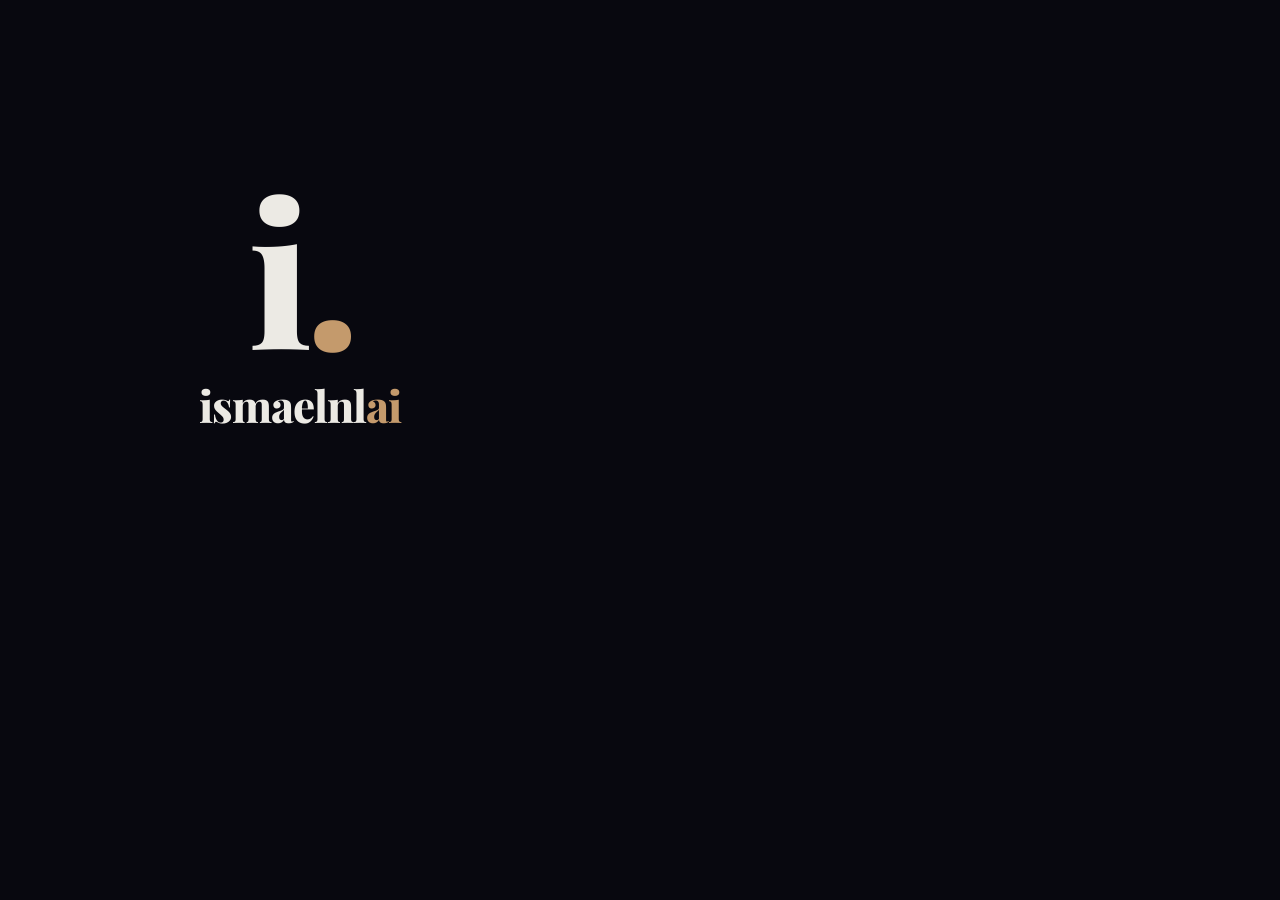
<file: assets/logo-source.html>
<!DOCTYPE html>
<html><head><meta charset="UTF-8">
<link href="https://fonts.googleapis.com/css2?family=Playfair+Display:wght@800&display=swap" rel="stylesheet">
<style>
* { margin:0; padding:0; }
body { width:600px; height:600px; background:#08080F; display:flex; align-items:center; justify-content:center; overflow:hidden; }
.mark { font-family:'Playfair Display', serif; font-weight:800; font-size:200px; color:#ECEAE4; letter-spacing:-8px; line-height:1; }
.mark span { color:#C49A6C; }
.wrap { text-align:center; }
.sub { font-family:'Playfair Display', serif; font-weight:800; font-size:44px; color:#ECEAE4; letter-spacing:-1px; margin-top:8px; }
.sub span { color:#C49A6C; }
</style></head>
<body><div class="wrap"><div class="mark">i<span>.</span></div><div class="sub">ismaelnl<span>ai</span></div></div></body></html>
</file>
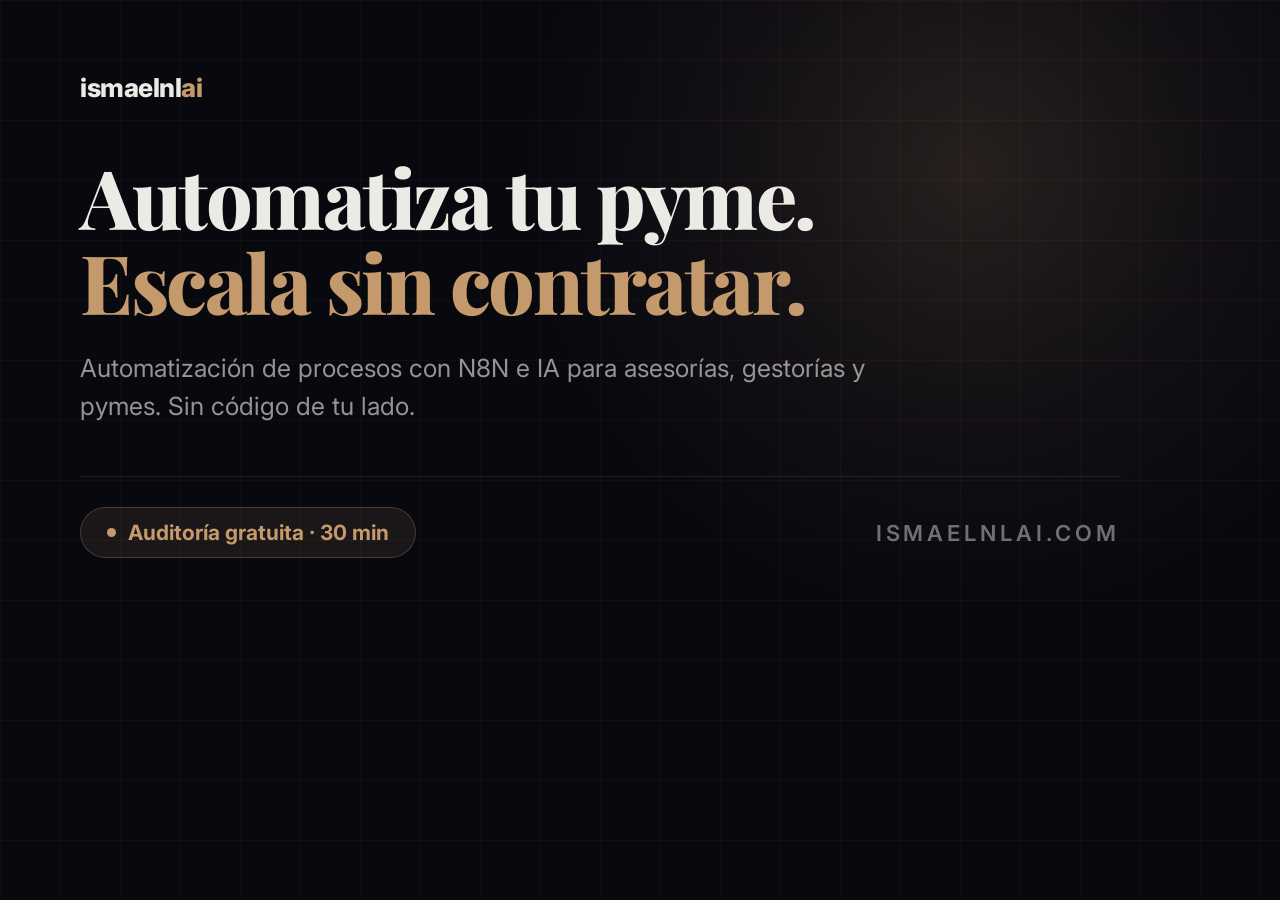
<file: assets/og-source.html>
<!DOCTYPE html>
<html lang="es">
<head>
<meta charset="UTF-8">
<title>og-image source — ismaelnlai</title>
<link href="https://fonts.googleapis.com/css2?family=Playfair+Display:wght@800&family=Inter:wght@400;600;700;800&display=swap" rel="stylesheet">
<style>
  /* Fuente de la imagen de Open Graph. 1200x630 exactos.
     Se captura con:
     chrome --headless=new --screenshot=assets/og-image.png --window-size=1200,630 assets/og-source.html
     No tocar el tamano del body: es el encuadre de la captura. */
  * { margin: 0; padding: 0; box-sizing: border-box; }

  body {
    width: 1200px;
    height: 630px;
    overflow: hidden;
    background: #08080F;
    background-image:
      linear-gradient(rgba(196,154,108,0.045) 1px, transparent 1px),
      linear-gradient(90deg, rgba(196,154,108,0.045) 1px, transparent 1px);
    background-size: 60px 60px;
    position: relative;
    font-family: 'Inter', sans-serif;
    color: #ECEAE4;
  }

  /* Halo dorado, el mismo recurso que usa el hero de la web */
  body::before {
    content: '';
    position: absolute;
    top: -280px; right: -220px;
    width: 900px; height: 900px;
    background: radial-gradient(circle, rgba(196,154,108,0.16) 0%, rgba(196,154,108,0.05) 40%, transparent 70%);
    pointer-events: none;
  }

  .card {
    position: relative;
    height: 100%;
    padding: 72px 80px;
    display: flex;
    flex-direction: column;
    justify-content: space-between;
  }

  .marca {
    font-size: 26px;
    font-weight: 800;
    letter-spacing: -0.5px;
  }
  .marca span { color: #C49A6C; }

  h1 {
    font-family: 'Playfair Display', serif;
    font-weight: 800;
    font-size: 82px;
    line-height: 1.04;
    letter-spacing: -2.5px;
  }
  h1 .oro { color: #C49A6C; display: block; }

  .sub {
    margin-top: 26px;
    font-size: 25px;
    line-height: 1.5;
    color: rgba(236,234,228,0.62);
    max-width: 810px;
  }

  .pie {
    display: flex;
    align-items: center;
    justify-content: space-between;
    padding-top: 30px;
    border-top: 1px solid rgba(236,234,228,0.10);
  }

  .chip {
    display: inline-flex;
    align-items: center;
    gap: 12px;
    font-size: 21px;
    font-weight: 700;
    color: #C49A6C;
    background: rgba(196,154,108,0.10);
    border: 1px solid rgba(196,154,108,0.28);
    border-radius: 100px;
    padding: 12px 26px;
  }
  .punto {
    width: 9px; height: 9px;
    border-radius: 50%;
    background: #C49A6C;
  }

  .dominio {
    font-size: 22px;
    font-weight: 600;
    letter-spacing: 0.18em;
    text-transform: uppercase;
    color: rgba(236,234,228,0.45);
  }
</style>
</head>
<body>
  <div class="card">

    <div class="marca">ismaelnl<span>ai</span></div>

    <div>
      <h1>Automatiza tu pyme.<span class="oro">Escala sin contratar.</span></h1>
      <p class="sub">Automatización de procesos con N8N e IA para asesorías, gestorías y pymes. Sin código de tu lado.</p>
    </div>

    <div class="pie">
      <div class="chip"><span class="punto"></span>Auditoría gratuita · 30 min</div>
      <div class="dominio">ismaelnlai.com</div>
    </div>

  </div>
</body>
</html>
</file>
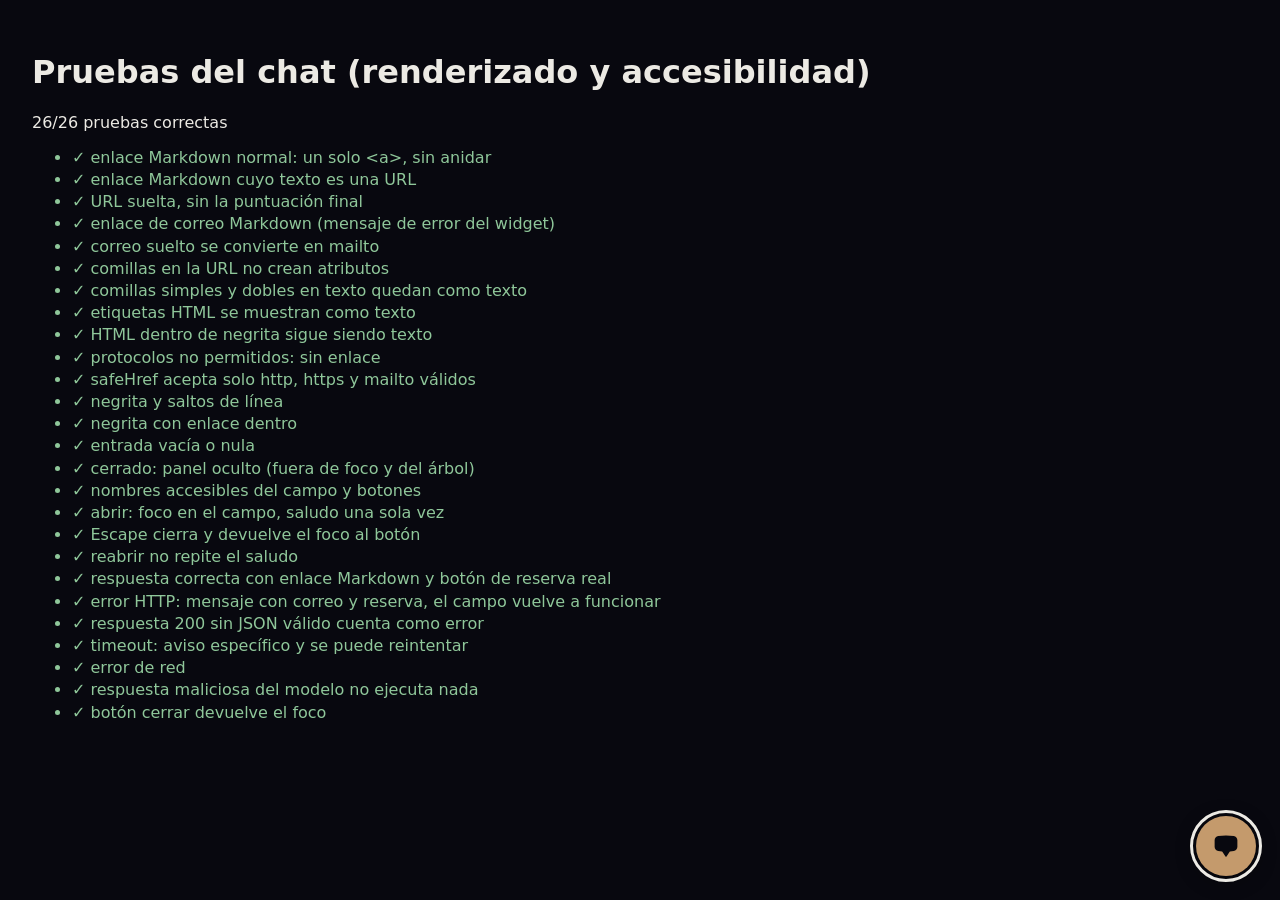
<file: tests/chat-render.test.html>
<!DOCTYPE html>
<html lang="es">
<head>
<meta charset="UTF-8">
<meta name="robots" content="noindex">
<title>Pruebas del chat</title>
<style>
  body { font-family: system-ui, sans-serif; background: #08080F; color: #ECEAE4; padding: 1.5rem; }
  .ok { color: #8FC79A; } .ko { color: #F08A75; font-weight: 700; }
  li { margin: .2rem 0; } #sandbox { display: none; }
</style>
<script>
  // Nada sale a la red: el webhook se sustituye por un XHR simulado ANTES de cargar
  // el widget. Cada prueba de integración decide la respuesta.
  window.ISNL_CHAT_TEST = true;
  window.__requests = [];
  window.__nextResponse = null;   // { status, body } | 'error' | 'timeout'
  function FakeXHR() { this.headers = {}; this.timeout = 0; }
  FakeXHR.prototype.open = function (m, url) { this.method = m; this.url = url; };
  FakeXHR.prototype.setRequestHeader = function (k, v) { this.headers[k] = v; };
  FakeXHR.prototype.send = function (body) {
    var x = this, r = window.__nextResponse;
    window.__requests.push({ url: x.url, body: body, timeout: x.timeout });
    setTimeout(function () {
      if (r === 'error') return x.onerror && x.onerror();
      if (r === 'timeout') return x.ontimeout && x.ontimeout();
      x.status = r.status; x.responseText = r.body; x.onload && x.onload();
    }, 10);
  };
  window.XMLHttpRequest = FakeXHR;
  // Calendly tampoco se carga: el script queda bloqueado en estas pruebas.
  window.Calendly = { calls: [], initPopupWidget: function (o) { this.calls.push(o.url); } };
</script>
<script src="../chat-widget.js"></script>
</head>
<body>
<h1>Pruebas del chat (renderizado y accesibilidad)</h1>
<p id="summary">Ejecutando…</p>
<ul id="results"></ul>
<div id="sandbox"></div>
<script>
(async function () {
  var results = [], R = window.isnlChatRender;
  function test(name, fn) { try { fn(); results.push([name, true]); } catch (e) { results.push([name, false, e.message]); } }
  async function atest(name, fn) { try { await fn(); results.push([name, true]); } catch (e) { results.push([name, false, e.message]); } }
  function eq(a, b, msg) { if (a !== b) throw new Error((msg || '') + ' esperado ' + JSON.stringify(b) + ', obtenido ' + JSON.stringify(a)); }
  function ok(v, msg) { if (!v) throw new Error(msg || 'falso'); }
  function render(text) { return R.renderMessage(document.createElement('div'), text); }
  function noEventAttrs(root) {
    root.querySelectorAll('*').forEach(function (n) {
      Array.prototype.forEach.call(n.attributes, function (a) { if (/^on/i.test(a.name)) throw new Error('atributo de evento: ' + a.name); });
    });
  }
  function onlyAllowedTags(root) {
    root.querySelectorAll('*').forEach(function (n) {
      if (['A', 'STRONG', 'BR'].indexOf(n.tagName) === -1) throw new Error('etiqueta no permitida: ' + n.tagName);
    });
  }
  var sleep = function (ms) { return new Promise(function (r) { setTimeout(r, ms); }); };
  // El widget se monta en DOMContentLoaded; este script corre antes.
  await new Promise(function (r) { if (document.readyState === 'loading') document.addEventListener('DOMContentLoaded', r); else r(); });
  await sleep(0);

  // ── Renderizador ──
  test('enlace Markdown normal: un solo <a>, sin anidar', function () {
    var d = render('Reserva en el [Calendario](https://example.com/reserva).');
    var as = d.querySelectorAll('a');
    eq(as.length, 1, 'n.º enlaces');
    eq(as[0].getAttribute('href'), 'https://example.com/reserva');
    eq(as[0].textContent, 'Calendario');
    eq(as[0].querySelectorAll('a').length, 0, 'anidados');
    eq(as[0].target, '_blank'); ok(/noopener/.test(as[0].rel), 'rel noopener');
    eq(d.textContent, 'Reserva en el Calendario.');
  });
  test('enlace Markdown cuyo texto es una URL', function () {
    var d = render('[calendly.com/ismaelnlai/diagnostico](https://calendly.com/ismaelnlai/diagnostico)');
    eq(d.querySelectorAll('a').length, 1);
    eq(d.querySelector('a').href, 'https://calendly.com/ismaelnlai/diagnostico');
  });
  test('URL suelta, sin la puntuación final', function () {
    var d = render('Mira https://example.com/x?a=1&b=2. Y ya.');
    var a = d.querySelectorAll('a'); eq(a.length, 1);
    eq(a[0].getAttribute('href'), 'https://example.com/x?a=1&b=2');
    eq(d.textContent, 'Mira https://example.com/x?a=1&b=2. Y ya.');
  });
  test('enlace de correo Markdown (mensaje de error del widget)', function () {
    var d = render('Escribe a [ismael@ismaelnlai.com](mailto:ismael@ismaelnlai.com).');
    var a = d.querySelector('a');
    eq(a.getAttribute('href'), 'mailto:ismael@ismaelnlai.com');
    eq(a.hasAttribute('target'), false, 'mailto sin target');
  });
  test('correo suelto se convierte en mailto', function () {
    var d = render('o a ismael@ismaelnlai.com');
    eq(d.querySelector('a').getAttribute('href'), 'mailto:ismael@ismaelnlai.com');
  });
  test('comillas en la URL no crean atributos', function () {
    var d = render('[x](https://e.com/"onmouseover="alert(1)) y https://e.com/"onfocus="alert(1)" autofocus="');
    noEventAttrs(d); onlyAllowedTags(d);
    d.querySelectorAll('a').forEach(function (a) { ok(a.getAttribute('href').indexOf('"') === -1, 'comilla sin codificar en href'); });
  });
  test('comillas simples y dobles en texto quedan como texto', function () {
    var d = render('Dijo "hola" y \'adiós\'');
    eq(d.children.length, 0); eq(d.textContent, 'Dijo "hola" y \'adiós\'');
  });
  test('etiquetas HTML se muestran como texto', function () {
    var s = '<img src=x onerror=alert(1)><script>alert(1)<\/script><a href="javascript:alert(1)">x</a>';
    var d = render(s);
    eq(d.children.length, 0, 'elementos creados'); eq(d.textContent, s);
  });
  test('HTML dentro de negrita sigue siendo texto', function () {
    var d = render('**<b>x</b>**');
    eq(d.children.length, 1); eq(d.firstChild.tagName, 'STRONG'); eq(d.firstChild.textContent, '<b>x</b>');
  });
  test('protocolos no permitidos: sin enlace', function () {
    ['[a](javascript:alert(1))', '[a](JaVaScRiPt:alert`1`)', '[a](data:text/html,<b>x</b>)', '[a](vbscript:msgbox)',
     'javascript:alert(1)', '[a](//evil.example)', '[a](https:evil.example)', '[a](mailto:no-es-un-correo)',
     '[a](file:///etc/passwd)'].forEach(function (s) {
      var d = render(s);
      eq(d.querySelectorAll('a').length, 0, s);
      noEventAttrs(d);
    });
  });
  test('safeHref acepta solo http, https y mailto válidos', function () {
    eq(R.safeHref('https://a.es/b'), 'https://a.es/b');
    eq(R.safeHref('mailto:a@b.es'), 'mailto:a@b.es');
    eq(R.safeHref('javascript:alert(1)'), null);
    eq(R.safeHref(' data:x'), null);
  });
  test('negrita y saltos de línea', function () {
    var d = render('**Hola**\nlínea 2\n\nlínea 4');
    eq(d.querySelectorAll('strong').length, 1); eq(d.querySelectorAll('br').length, 3);
  });
  test('negrita con enlace dentro', function () {
    var d = render('**Reserva [aquí](https://calendly.com/x)**');
    var a = d.querySelector('strong a'); ok(a, 'enlace dentro de strong'); eq(a.textContent, 'aquí');
  });
  test('entrada vacía o nula', function () { eq(render('').childNodes.length, 0); eq(render(null).textContent, ''); });

  // ── Integración con el widget (XHR simulado) ──
  var btn = document.getElementById('isnl-btn');
  var panel = document.getElementById('isnl-panel');
  var inp = document.getElementById('isnl-inp');
  var log = document.getElementById('isnl-msgs');
  function send(text) { inp.value = text; document.getElementById('isnl-snd').click(); }

  test('cerrado: panel oculto (fuera de foco y del árbol)', function () {
    eq(panel.hidden, true); eq(btn.getAttribute('aria-expanded'), 'false');
    eq(btn.getAttribute('aria-label'), 'Chat con el asistente');
    eq(btn.querySelector('#isnl-badge'), null, 'sin contador');
  });
  test('nombres accesibles del campo y botones', function () {
    var lbl = document.querySelector('label[for="isnl-inp"]'); ok(lbl && lbl.textContent.trim(), 'label del campo');
    ok(document.getElementById('isnl-snd').getAttribute('aria-label'), 'enviar');
    ok(document.getElementById('isnl-cls').getAttribute('aria-label'), 'cerrar');
    eq(log.getAttribute('role'), 'log');
    ok(panel.querySelector('a[href="/privacidad"]'), 'enlace a privacidad');
  });
  await atest('abrir: foco en el campo, saludo una sola vez', async function () {
    btn.click(); await sleep(30);
    eq(panel.hidden, false); eq(btn.getAttribute('aria-expanded'), 'true');
    eq(document.activeElement, inp, 'foco');
    eq(log.querySelectorAll('.isnl-m.a').length, 1);
    ok(/IA/.test(log.textContent), 'avisa de que es IA');
  });
  await atest('Escape cierra y devuelve el foco al botón', async function () {
    inp.dispatchEvent(new KeyboardEvent('keydown', { key: 'Escape', bubbles: true }));
    await sleep(260);
    eq(panel.hidden, true); eq(document.activeElement, btn);
  });
  await atest('reabrir no repite el saludo', async function () {
    btn.click(); await sleep(30);
    eq(log.querySelectorAll('.isnl-m.a').length, 1);
  });
  await atest('respuesta correcta con enlace Markdown y botón de reserva real', async function () {
    window.__nextResponse = { status: 200, body: JSON.stringify({ text: 'Puedes reservar en [el calendario](https://calendly.com/ismaelnlai/diagnostico).', calendlyData: { name: 'Ana (test)', email: 'ana@example.com' } }) };
    send('Quiero reservar <b>ya</b>');
    eq(inp.disabled, true, 'ocupado mientras espera');
    await sleep(60);
    var req = window.__requests[window.__requests.length - 1];
    eq(req.url, 'https://n8n.ismaelnlai.com/webhook/chat-assistant', 'URL (simulada, no se envía)');
    var body = JSON.parse(req.body); ok(Array.isArray(body.messages) && body.sessionId, 'contrato');
    var user = log.querySelectorAll('.isnl-m.u'); eq(user[user.length - 1].textContent, 'Quiero reservar <b>ya</b>');
    eq(user[user.length - 1].children.length, 0, 'texto del usuario sin HTML');
    var last = log.querySelectorAll('.isnl-m.a'); last = last[last.length - 1];
    eq(last.querySelectorAll('a').length, 1);
    var cal = log.querySelector('a.isnl-cal-btn'); ok(cal, 'reserva como <a>');
    ok(cal.href.indexOf('https://calendly.com/ismaelnlai/diagnostico?name=') === 0, 'href útil');
    cal.click(); eq(window.Calendly.calls.length, 1, 'abre la ventana de Calendly');
    eq(inp.disabled, false);
  });
  await atest('error HTTP: mensaje con correo y reserva, el campo vuelve a funcionar', async function () {
    var n = log.querySelectorAll('.isnl-m.a').length;
    window.__nextResponse = { status: 500, body: 'fallo' };
    send('hola'); await sleep(60);
    var m = log.querySelectorAll('.isnl-m.a'); eq(m.length, n + 1);
    var links = m[m.length - 1].querySelectorAll('a');
    eq(links.length, 2); eq(links[0].getAttribute('href'), 'mailto:ismael@ismaelnlai.com');
    eq(inp.disabled, false);
  });
  await atest('respuesta 200 sin JSON válido cuenta como error', async function () {
    window.__nextResponse = { status: 200, body: '<html>no json</html>' };
    send('hola'); await sleep(60);
    var m = log.querySelectorAll('.isnl-m.a'); ok(/error técnico/.test(m[m.length - 1].textContent));
  });
  await atest('timeout: aviso específico y se puede reintentar', async function () {
    window.__nextResponse = 'timeout';
    send('hola'); await sleep(60);
    var req = window.__requests[window.__requests.length - 1]; eq(req.timeout, 30000);
    var m = log.querySelectorAll('.isnl-m.a'); ok(/tardando/.test(m[m.length - 1].textContent));
    eq(inp.disabled, false);
  });
  await atest('error de red', async function () {
    window.__nextResponse = 'error';
    send('hola'); await sleep(60);
    var m = log.querySelectorAll('.isnl-m.a'); ok(/error técnico/.test(m[m.length - 1].textContent));
  });
  await atest('respuesta maliciosa del modelo no ejecuta nada', async function () {
    window.__pwned = false;
    window.__nextResponse = { status: 200, body: JSON.stringify({ text: '<img src=x onerror="window.__pwned=true">[x](javascript:window.__pwned=true) [y](https://a.es/"onclick="window.__pwned=true)' }) };
    send('hola'); await sleep(80);
    var m = log.querySelectorAll('.isnl-m.a'); m = m[m.length - 1];
    onlyAllowedTags(m); noEventAttrs(m);
    m.querySelectorAll('a').forEach(function (a) { a.dispatchEvent(new MouseEvent('click', { bubbles: true, cancelable: true })); });
    eq(window.__pwned, false);
  });
  await atest('botón cerrar devuelve el foco', async function () {
    document.getElementById('isnl-cls').click(); await sleep(260);
    eq(panel.hidden, true); eq(document.activeElement, btn);
  });

  // ── Resultado ──
  var ul = document.getElementById('results'), fails = 0;
  results.forEach(function (r) {
    var li = document.createElement('li');
    li.className = r[1] ? 'ok' : 'ko';
    li.textContent = (r[1] ? '✓ ' : '✗ ') + r[0] + (r[2] ? ' — ' + r[2] : '');
    if (!r[1]) fails++;
    ul.appendChild(li);
  });
  document.getElementById('summary').textContent = (results.length - fails) + '/' + results.length + ' pruebas correctas';
  window.__testResults = { total: results.length, fails: fails, results: results };
})();
</script>
</body>
</html>
</file>
<file: assets/fonts/fonts.css>
/* Tipografías servidas desde el propio dominio: sin peticiones a Google.
   Subset latin (cubre español completo). Fuentes variables: un archivo por familia. */
@font-face {
  font-family: 'Inter';
  font-style: normal;
  font-weight: 400 700;
  font-display: swap;
  src: url(/assets/fonts/inter-latin.woff2) format('woff2');
}
@font-face {
  font-family: 'Playfair Display';
  font-style: normal;
  font-weight: 700 900;
  font-display: swap;
  src: url(/assets/fonts/playfair-display-latin.woff2) format('woff2');
}
</file>
